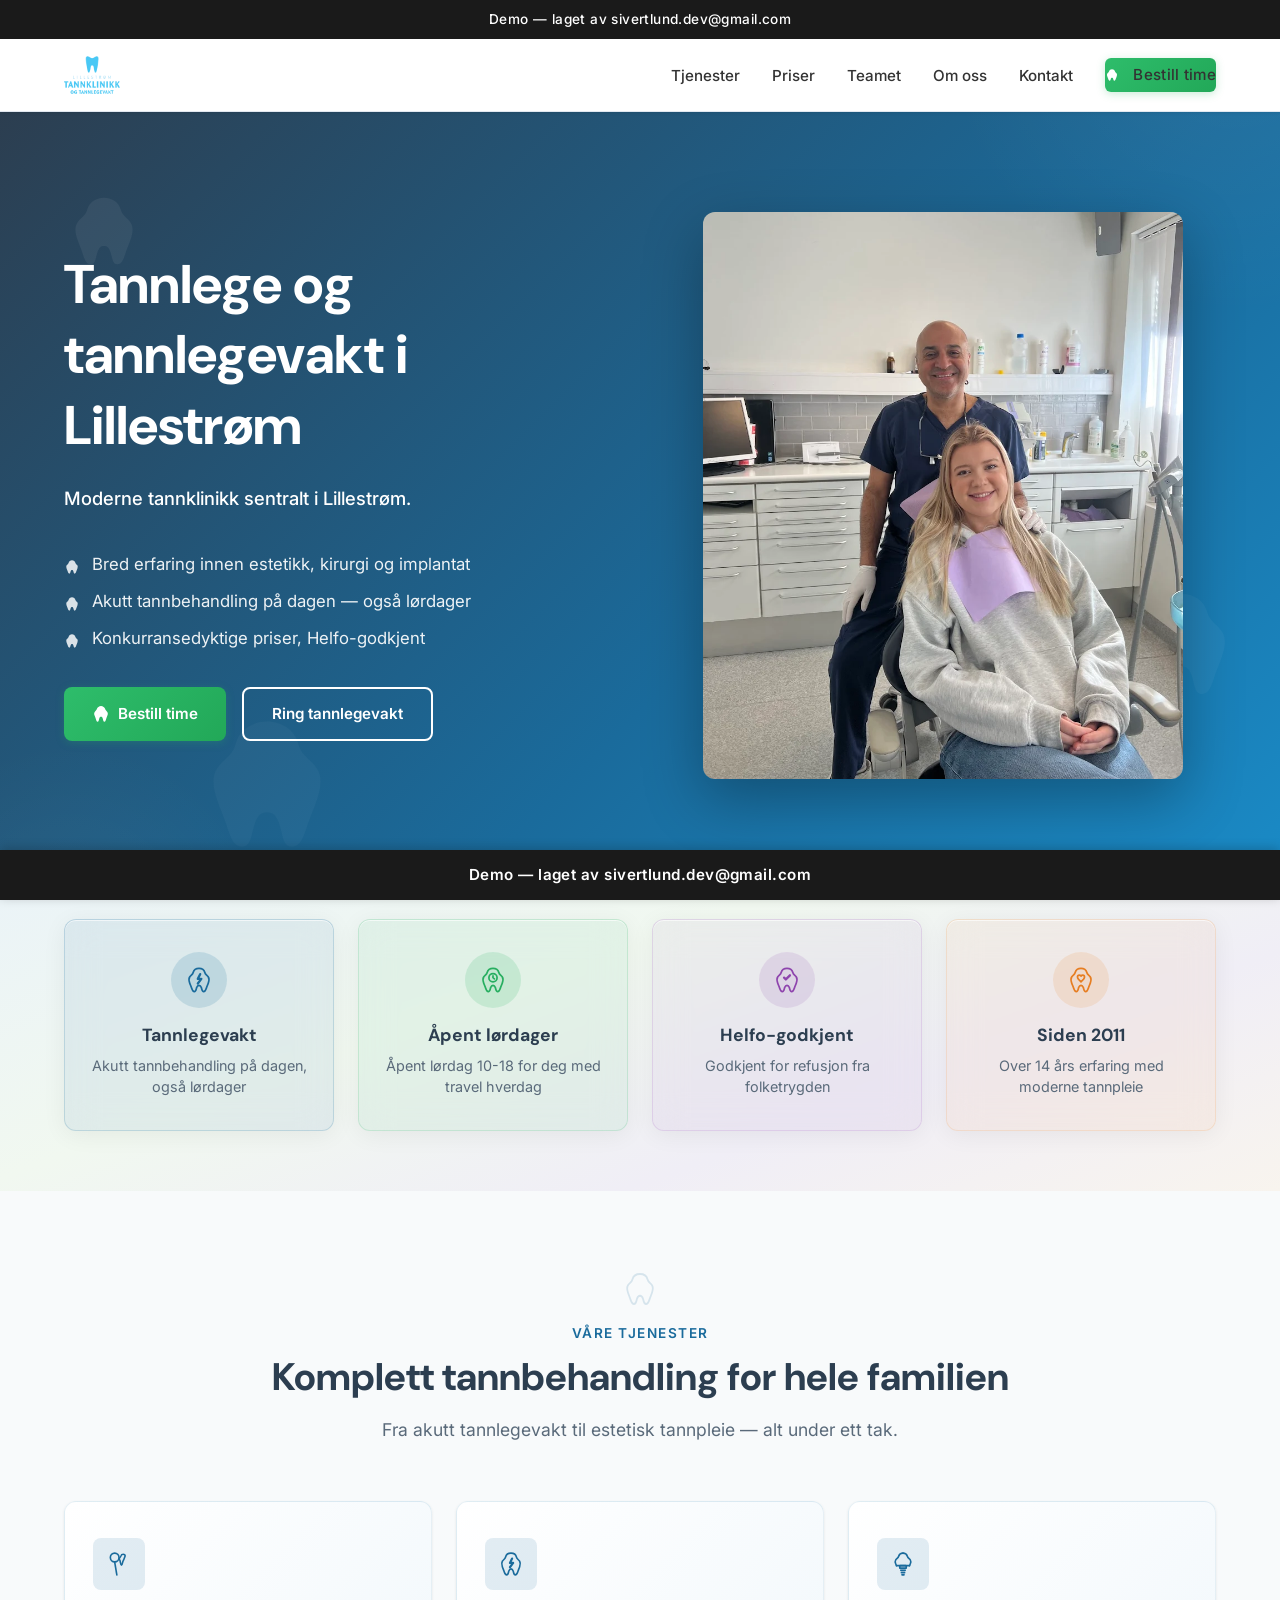
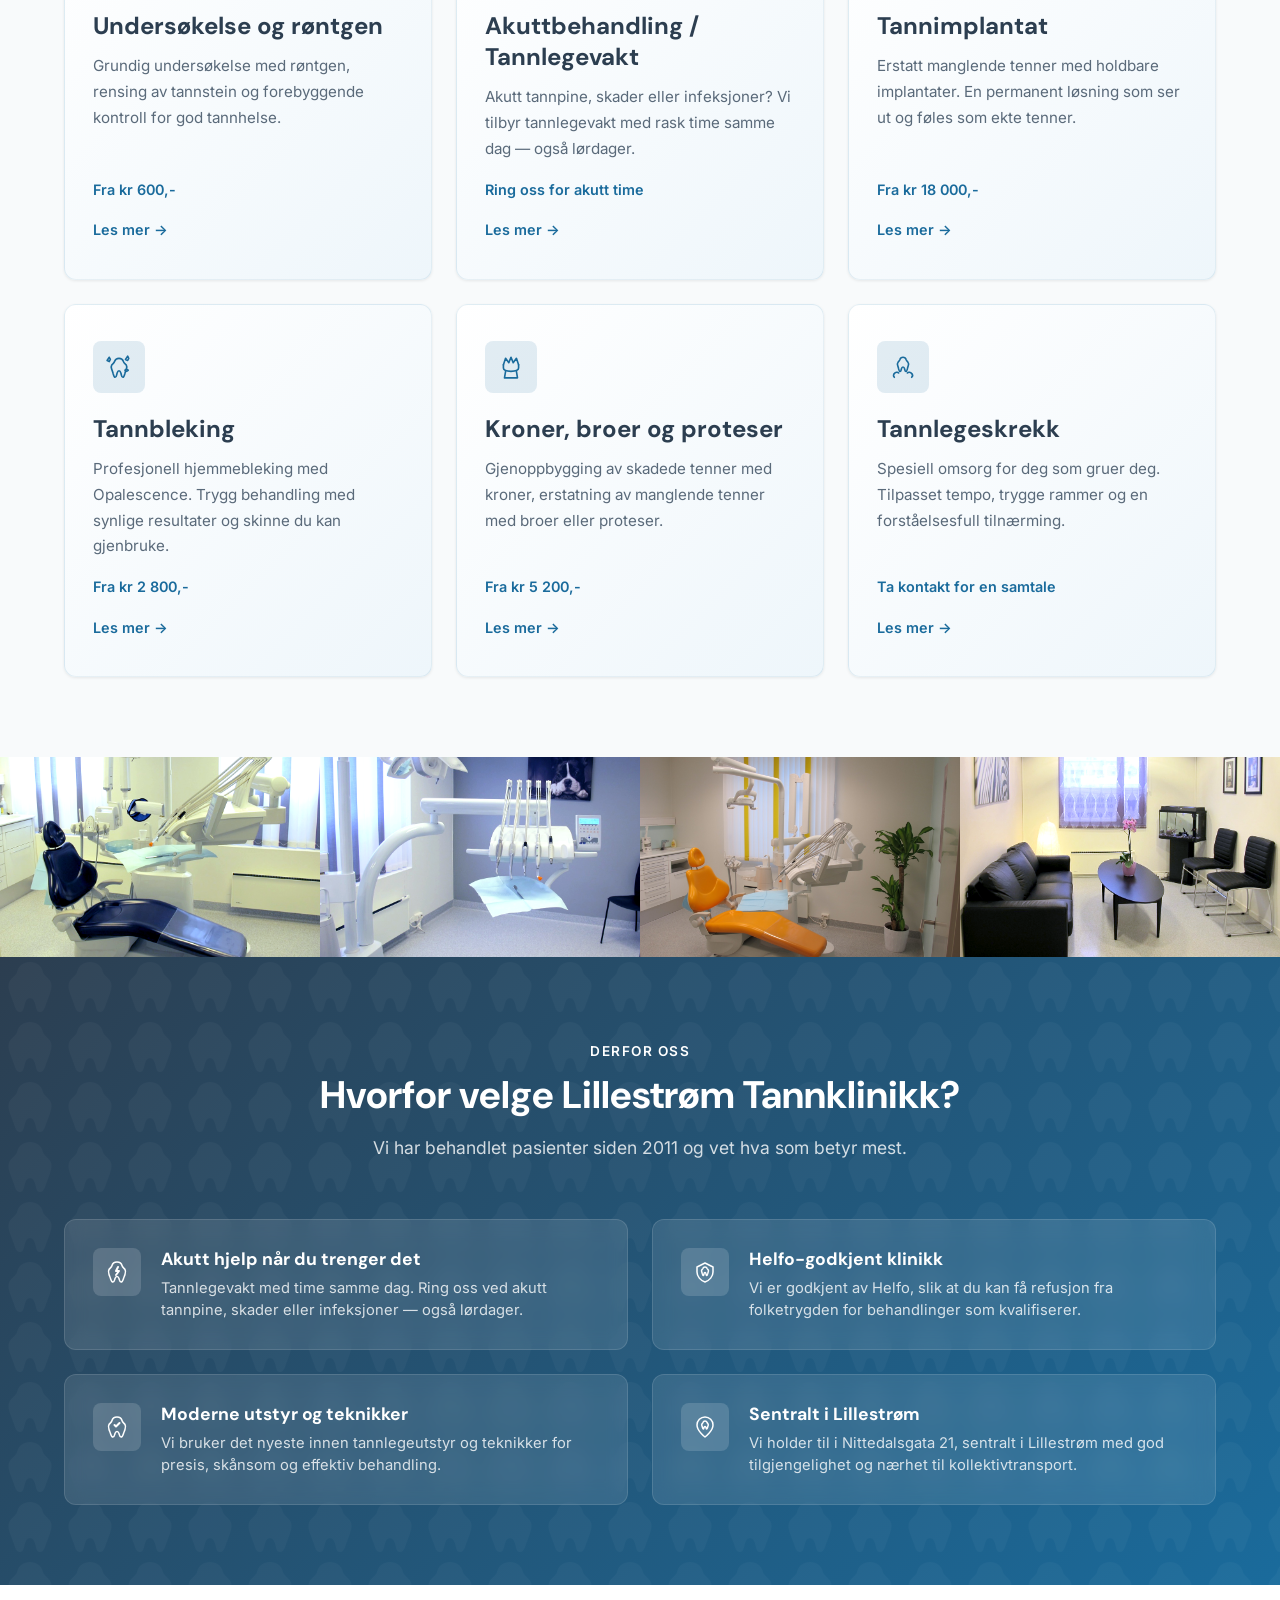
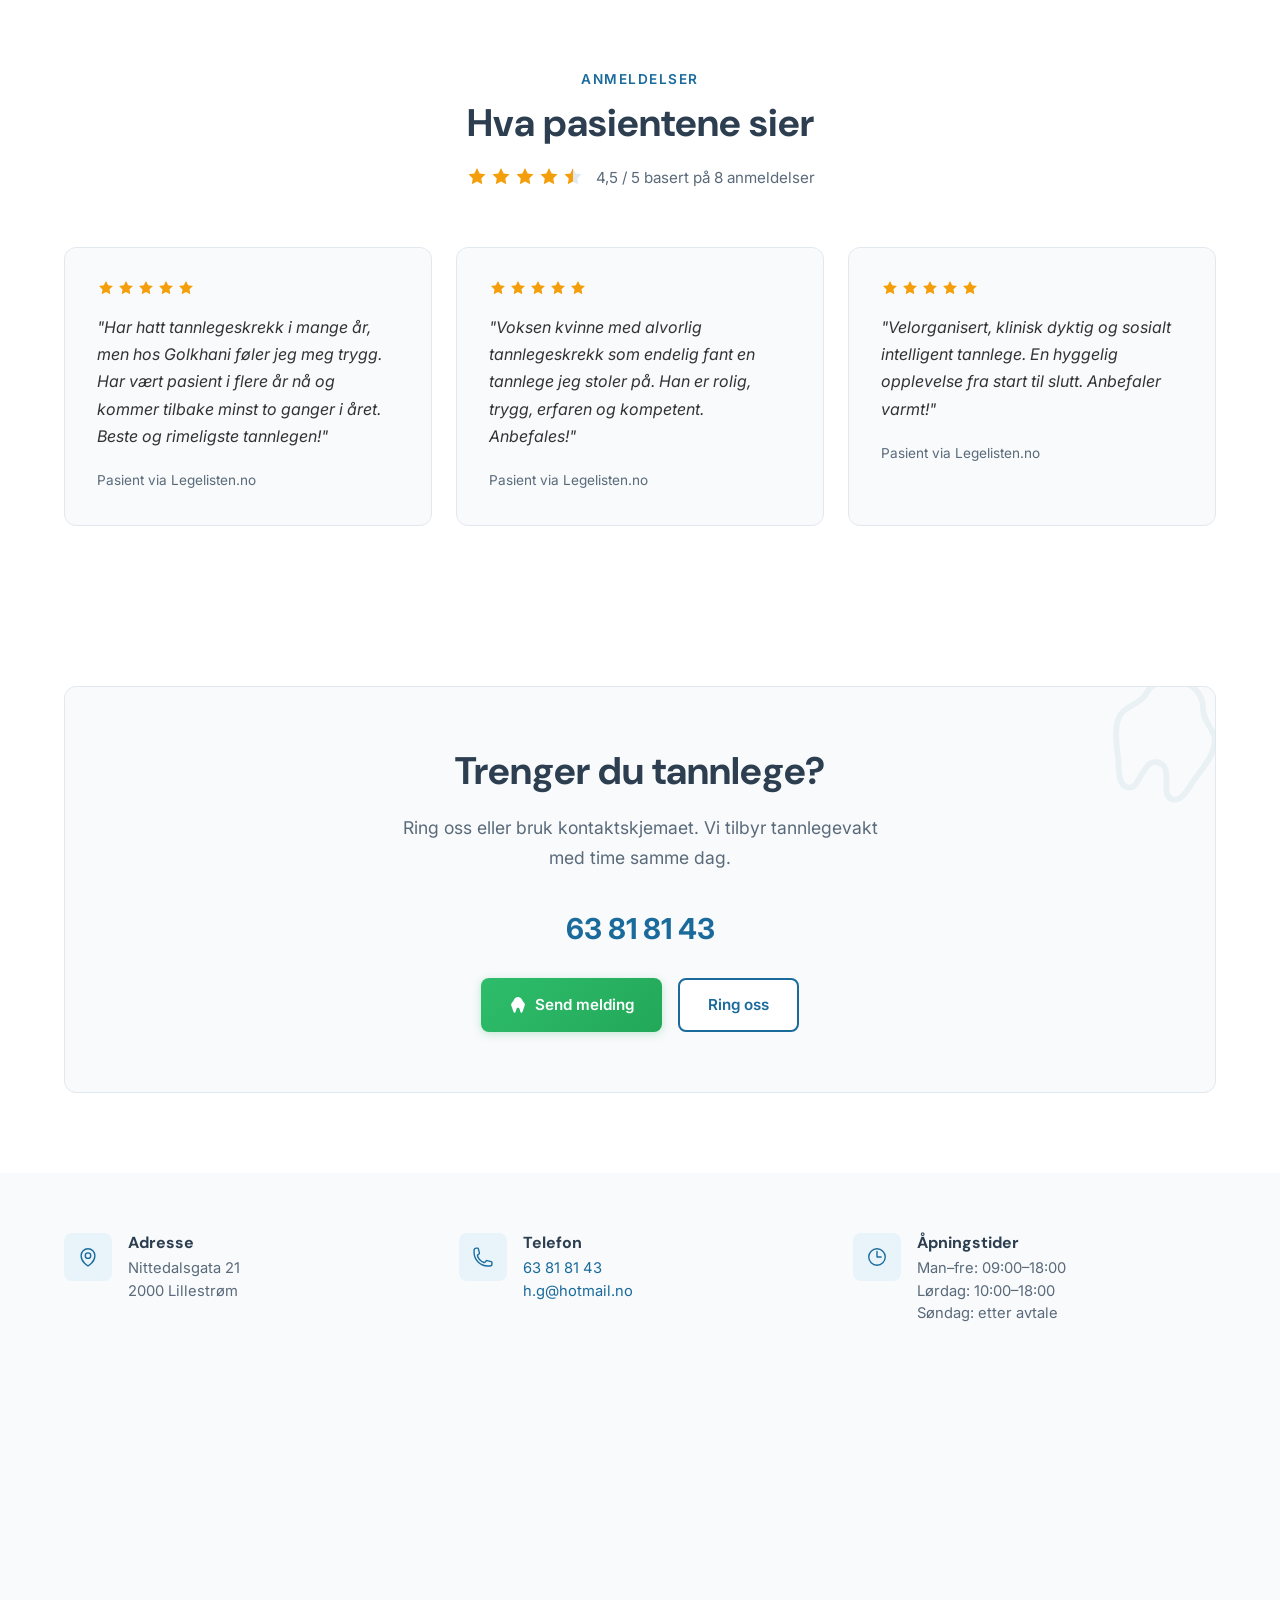
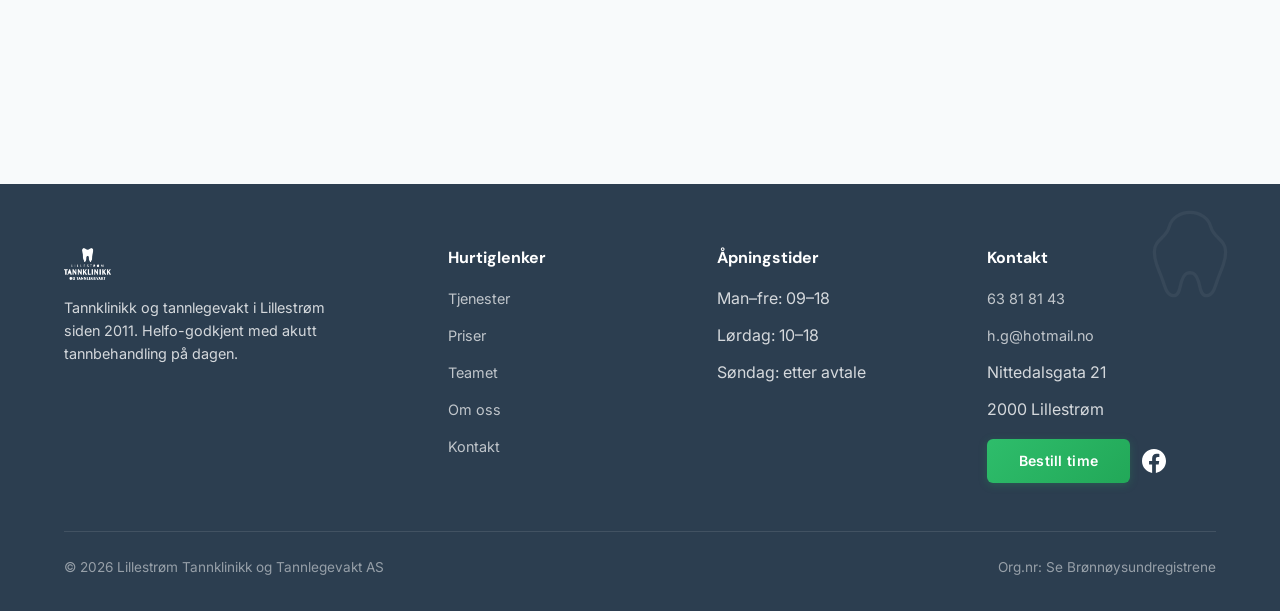
<file: index.html>
<!DOCTYPE html>
<html lang="nb">
<head>
  <meta charset="UTF-8">
  <meta name="viewport" content="width=device-width, initial-scale=1.0">
  <title>Lillestrøm Tannklinikk og Tannlegevakt — Tannlege i Lillestrøm</title>
  <meta name="description" content="Lillestrøm Tannklinikk og Tannlegevakt tilbyr alt innen moderne tannpleie. Akutt tannbehandling på dagen. Åpent man-fre 09-18, lørdag 10-18. Ring 63 81 81 43.">
  <meta name="keywords" content="tannlege lillestrøm, tannlegevakt, tannklinikk lillestrøm, akutt tannbehandling, tannimplantat">

  <!-- Open Graph -->
  <meta property="og:title" content="Lillestrøm Tannklinikk og Tannlegevakt">
  <meta property="og:description" content="Alt innen moderne tannpleie. Akutt tannbehandling på dagen. Helfo-godkjent.">
  <meta property="og:type" content="website">
  <meta property="og:url" content="https://www.lillestromtannlegevakt.no/">
  <meta property="og:locale" content="nb_NO">

  <!-- Fonts -->
  <link rel="preconnect" href="https://fonts.googleapis.com">
  <link rel="preconnect" href="https://fonts.gstatic.com" crossorigin>
  <link href="https://fonts.googleapis.com/css2?family=DM+Sans:wght@400;500;600;700&family=Inter:wght@400;500;600;700&display=swap" rel="stylesheet">

  <link rel="stylesheet" href="style.css">

  <!-- Schema.org LocalBusiness + Dentist -->
  <script type="application/ld+json">
  {
    "@context": "https://schema.org",
    "@type": "Dentist",
    "name": "Lillestrøm Tannklinikk og Tannlegevakt AS",
    "url": "https://www.lillestromtannlegevakt.no",
    "telephone": "+47 63 81 81 43",
    "email": "h.g@hotmail.no",
    "address": {
      "@type": "PostalAddress",
      "streetAddress": "Nittedalsgata 21",
      "addressLocality": "Lillestrøm",
      "postalCode": "2000",
      "addressCountry": "NO"
    },
    "openingHoursSpecification": [
      { "@type": "OpeningHoursSpecification", "dayOfWeek": ["Monday","Tuesday","Wednesday","Thursday","Friday"], "opens": "09:00", "closes": "18:00" },
      { "@type": "OpeningHoursSpecification", "dayOfWeek": ["Saturday"], "opens": "10:00", "closes": "18:00" }
    ],
    "priceRange": "$$",
    "foundingDate": "2011",
    "description": "Tannklinikk og tannlegevakt i Lillestrøm. Akutt tannbehandling på dagen. Helfo-godkjent."
  }
  </script>
</head>
<body>

  <!-- ===== DEMO BANNER ===== -->
  <div class="demo-banner">Demo — laget av sivertlund.dev@gmail.com</div>

  <!-- ===== HEADER ===== -->
  <header class="header">
    <div class="container">
      <a href="index.html" class="logo">
        <img src="assets/images/logo.png" alt="Lillestrøm Tannklinikk og Tannlegevakt AS" loading="eager">
      </a>
      <nav>
        <ul class="nav-links" id="navLinks">
          <li><a href="tjenester.html">Tjenester</a></li>
          <li><a href="priser.html">Priser</a></li>
          <li><a href="teamet.html">Teamet</a></li>
          <li><a href="om.html">Om oss</a></li>
          <li><a href="kontakt.html">Kontakt</a></li>
          <li><a href="kontakt.html" class="btn btn-primary btn-nav">Bestill time</a></li>
        </ul>
      </nav>
      <button class="hamburger" id="hamburger" aria-label="Meny">
        <span></span>
        <span></span>
        <span></span>
      </button>
    </div>
  </header>

  <!-- ===== HERO ===== -->
  <section class="hero">
    <!-- Floating tooth decorations -->
    <div class="hero-teeth-decor" aria-hidden="true">
      <svg class="floating-tooth ft-1" viewBox="0 0 24 24" fill="rgba(255,255,255,0.06)"><path d="M12 2C9.5 2 7.5 3.5 7 5.5C6.5 7.5 5 8 4 9.5C3 11 3.5 13 4 14.5C4.5 16 5 17 5.5 18.5C6 20 6.5 22 8 22C9.5 22 9.5 20 10 18.5C10.5 17 11 16.5 12 16.5C13 16.5 13.5 17 14 18.5C14.5 20 14.5 22 16 22C17.5 22 18 20 18.5 18.5C19 17 19.5 16 20 14.5C20.5 13 21 11 20 9.5C19 8 17.5 7.5 17 5.5C16.5 3.5 14.5 2 12 2Z"/></svg>
      <svg class="floating-tooth ft-2" viewBox="0 0 24 24" fill="rgba(255,255,255,0.04)"><path d="M12 2C9.5 2 7.5 3.5 7 5.5C6.5 7.5 5 8 4 9.5C3 11 3.5 13 4 14.5C4.5 16 5 17 5.5 18.5C6 20 6.5 22 8 22C9.5 22 9.5 20 10 18.5C10.5 17 11 16.5 12 16.5C13 16.5 13.5 17 14 18.5C14.5 20 14.5 22 16 22C17.5 22 18 20 18.5 18.5C19 17 19.5 16 20 14.5C20.5 13 21 11 20 9.5C19 8 17.5 7.5 17 5.5C16.5 3.5 14.5 2 12 2Z"/></svg>
      <svg class="floating-tooth ft-3" viewBox="0 0 24 24" fill="rgba(255,255,255,0.05)"><path d="M12 2C9.5 2 7.5 3.5 7 5.5C6.5 7.5 5 8 4 9.5C3 11 3.5 13 4 14.5C4.5 16 5 17 5.5 18.5C6 20 6.5 22 8 22C9.5 22 9.5 20 10 18.5C10.5 17 11 16.5 12 16.5C13 16.5 13.5 17 14 18.5C14.5 20 14.5 22 16 22C17.5 22 18 20 18.5 18.5C19 17 19.5 16 20 14.5C20.5 13 21 11 20 9.5C19 8 17.5 7.5 17 5.5C16.5 3.5 14.5 2 12 2Z"/></svg>
      <svg class="floating-tooth ft-4" viewBox="0 0 24 24" fill="rgba(255,255,255,0.03)"><path d="M12 2C9.5 2 7.5 3.5 7 5.5C6.5 7.5 5 8 4 9.5C3 11 3.5 13 4 14.5C4.5 16 5 17 5.5 18.5C6 20 6.5 22 8 22C9.5 22 9.5 20 10 18.5C10.5 17 11 16.5 12 16.5C13 16.5 13.5 17 14 18.5C14.5 20 14.5 22 16 22C17.5 22 18 20 18.5 18.5C19 17 19.5 16 20 14.5C20.5 13 21 11 20 9.5C19 8 17.5 7.5 17 5.5C16.5 3.5 14.5 2 12 2Z"/></svg>
      <svg class="floating-tooth ft-5" viewBox="0 0 24 24" fill="rgba(255,255,255,0.04)"><path d="M12 2C9.5 2 7.5 3.5 7 5.5C6.5 7.5 5 8 4 9.5C3 11 3.5 13 4 14.5C4.5 16 5 17 5.5 18.5C6 20 6.5 22 8 22C9.5 22 9.5 20 10 18.5C10.5 17 11 16.5 12 16.5C13 16.5 13.5 17 14 18.5C14.5 20 14.5 22 16 22C17.5 22 18 20 18.5 18.5C19 17 19.5 16 20 14.5C20.5 13 21 11 20 9.5C19 8 17.5 7.5 17 5.5C16.5 3.5 14.5 2 12 2Z"/></svg>
    </div>
    <div class="container">
      <div class="hero-content">
        <h1>Tannlege og tannlegevakt i Lillestrøm</h1>
        <p class="hero-lead">Moderne tannklinikk sentralt i Lillestrøm.</p>
        <ul class="hero-highlights">
          <li>Bred erfaring innen estetikk, kirurgi og implantat</li>
          <li>Akutt tannbehandling på dagen — også lørdager</li>
          <li>Konkurransedyktige priser, Helfo-godkjent</li>
        </ul>
        <div class="hero-buttons">
          <a href="kontakt.html" class="btn btn-primary btn-tooth-icon">
            <svg class="btn-icon" viewBox="0 0 20 20" fill="currentColor"><path d="M10 1C7.8 1 6 2.5 5.5 4.3C5 6 3.8 6.5 3 7.8C2 9 2.5 10.8 3 12C3.5 13.3 3.8 14 4.2 15.3C4.7 17 5 18.5 6.2 18.5C7.5 18.5 7.5 17 8 15.3C8.5 13.5 8.8 13 10 13C11.2 13 11.5 13.5 12 15.3C12.5 17 12.5 18.5 13.8 18.5C15 18.5 15.3 17 15.8 15.3C16.2 14 16.5 13.3 17 12C17.5 10.8 18 9 17 7.8C16.2 6.5 15 6 14.5 4.3C14 2.5 12.2 1 10 1Z"/></svg>
            Bestill time
          </a>
          <a href="tel:63818143" class="btn btn-outline">Ring tannlegevakt</a>
        </div>
      </div>
      <div class="hero-image">
        <img src="assets/images/hossein-pasient.webp" alt="Tannlege Hossein Golkhani med pasient ved Lillestrøm Tannklinikk" class="hero-img" loading="eager">
      </div>
    </div>
  </section>

  <!-- ===== TRUST BADGES ===== -->
  <section class="trust">
    <div class="container">
      <div class="trust-grid">
        <div class="trust-card fade-in">
          <div class="trust-icon">
            <!-- Tooth with lightning = tannlegevakt -->
            <svg xmlns="http://www.w3.org/2000/svg" viewBox="0 0 24 24" fill="none" stroke="currentColor" stroke-width="1.5" stroke-linecap="round" stroke-linejoin="round"><path d="M12 2C9.5 2 7.5 3.5 7 5.5C6.5 7.5 5 8 4 9.5C3 11 3.5 13 4 14.5C4.5 16 5 17 5.5 18.5C6 20 6.5 22 8 22C9.5 22 9.5 20 10 18.5C10.5 17 11 16.5 12 16.5C13 16.5 13.5 17 14 18.5C14.5 20 14.5 22 16 22C17.5 22 18 20 18.5 18.5C19 17 19.5 16 20 14.5C20.5 13 21 11 20 9.5C19 8 17.5 7.5 17 5.5C16.5 3.5 14.5 2 12 2Z"/><path d="M13 7L11 11H14L11 15" stroke-width="2"/></svg>
          </div>
          <h3>Tannlegevakt</h3>
          <p>Akutt tannbehandling på dagen, også lørdager</p>
        </div>
        <div class="trust-card fade-in">
          <div class="trust-icon">
            <!-- Tooth with clock -->
            <svg xmlns="http://www.w3.org/2000/svg" viewBox="0 0 24 24" fill="none" stroke="currentColor" stroke-width="1.5" stroke-linecap="round" stroke-linejoin="round"><path d="M12 2C9.5 2 7.5 3.5 7 5.5C6.5 7.5 5 8 4 9.5C3 11 3.5 13 4 14.5C4.5 16 5 17 5.5 18.5C6 20 6.5 22 8 22C9.5 22 9.5 20 10 18.5C10.5 17 11 16.5 12 16.5C13 16.5 13.5 17 14 18.5C14.5 20 14.5 22 16 22C17.5 22 18 20 18.5 18.5C19 17 19.5 16 20 14.5C20.5 13 21 11 20 9.5C19 8 17.5 7.5 17 5.5C16.5 3.5 14.5 2 12 2Z"/><circle cx="12" cy="10" r="3.5"/><path d="M12 8.5V10L13.2 11"/></svg>
          </div>
          <h3>Åpent lørdager</h3>
          <p>Åpent lørdag 10-18 for deg med travel hverdag</p>
        </div>
        <div class="trust-card fade-in">
          <div class="trust-icon">
            <!-- Tooth with shield/checkmark = Helfo -->
            <svg xmlns="http://www.w3.org/2000/svg" viewBox="0 0 24 24" fill="none" stroke="currentColor" stroke-width="1.5" stroke-linecap="round" stroke-linejoin="round"><path d="M12 2C9.5 2 7.5 3.5 7 5.5C6.5 7.5 5 8 4 9.5C3 11 3.5 13 4 14.5C4.5 16 5 17 5.5 18.5C6 20 6.5 22 8 22C9.5 22 9.5 20 10 18.5C10.5 17 11 16.5 12 16.5C13 16.5 13.5 17 14 18.5C14.5 20 14.5 22 16 22C17.5 22 18 20 18.5 18.5C19 17 19.5 16 20 14.5C20.5 13 21 11 20 9.5C19 8 17.5 7.5 17 5.5C16.5 3.5 14.5 2 12 2Z"/><path d="M9.5 10L11 11.5L14.5 8" stroke-width="2"/></svg>
          </div>
          <h3>Helfo-godkjent</h3>
          <p>Godkjent for refusjon fra folketrygden</p>
        </div>
        <div class="trust-card fade-in">
          <div class="trust-icon">
            <!-- Tooth with heart = trust/experience -->
            <svg xmlns="http://www.w3.org/2000/svg" viewBox="0 0 24 24" fill="none" stroke="currentColor" stroke-width="1.5" stroke-linecap="round" stroke-linejoin="round"><path d="M12 2C9.5 2 7.5 3.5 7 5.5C6.5 7.5 5 8 4 9.5C3 11 3.5 13 4 14.5C4.5 16 5 17 5.5 18.5C6 20 6.5 22 8 22C9.5 22 9.5 20 10 18.5C10.5 17 11 16.5 12 16.5C13 16.5 13.5 17 14 18.5C14.5 20 14.5 22 16 22C17.5 22 18 20 18.5 18.5C19 17 19.5 16 20 14.5C20.5 13 21 11 20 9.5C19 8 17.5 7.5 17 5.5C16.5 3.5 14.5 2 12 2Z"/><path d="M12 13.5C12 13.5 9 11 9 9.5C9 8.5 9.7 7.8 10.5 7.8C11.1 7.8 11.7 8.2 12 8.7C12.3 8.2 12.9 7.8 13.5 7.8C14.3 7.8 15 8.5 15 9.5C15 11 12 13.5 12 13.5Z"/></svg>
          </div>
          <h3>Siden 2011</h3>
          <p>Over 14 års erfaring med moderne tannpleie</p>
        </div>
      </div>
    </div>
  </section>

  <!-- ===== TJENESTER ===== -->
  <section class="services" id="tjenester">
    <div class="container">
      <div class="section-header fade-in">
        <div class="section-tooth-icon" aria-hidden="true">
          <svg viewBox="0 0 24 24" fill="none" stroke="currentColor" stroke-width="1.2"><path d="M12 2C9.5 2 7.5 3.5 7 5.5C6.5 7.5 5 8 4 9.5C3 11 3.5 13 4 14.5C4.5 16 5 17 5.5 18.5C6 20 6.5 22 8 22C9.5 22 9.5 20 10 18.5C10.5 17 11 16.5 12 16.5C13 16.5 13.5 17 14 18.5C14.5 20 14.5 22 16 22C17.5 22 18 20 18.5 18.5C19 17 19.5 16 20 14.5C20.5 13 21 11 20 9.5C19 8 17.5 7.5 17 5.5C16.5 3.5 14.5 2 12 2Z"/></svg>
        </div>
        <span class="section-label">Våre tjenester</span>
        <h2>Komplett tannbehandling for hele familien</h2>
        <p>Fra akutt tannlegevakt til estetisk tannpleie — alt under ett tak.</p>
      </div>
      <div class="services-grid">
        <div class="service-card fade-in">
          <div class="service-icon">
            <!-- Dental mirror + tooth -->
            <svg xmlns="http://www.w3.org/2000/svg" viewBox="0 0 24 24" fill="none" stroke="currentColor" stroke-width="1.5" stroke-linecap="round" stroke-linejoin="round"><circle cx="8" cy="6" r="4"/><path d="M8 10l2 12"/><path d="M16 3c-1 0-2 .7-2.2 1.5-.3 1-.8 1.5-1.3 2-.5.8-.2 1.5.3 2 .3.8.3 1.2.5 2.2.3 1.5.5 2.5 1 2.5s.7-1 1-2.5c.3-1.5.5-1.5 1-2.5.5-1 .5-1.5 1-2.5S18 3 16 3Z"/></svg>
          </div>
          <h3>Undersøkelse og røntgen</h3>
          <p>Grundig undersøkelse med røntgen, rensing av tannstein og forebyggende kontroll for god tannhelse.</p>
          <span class="service-price">Fra kr 600,-</span>
          <a href="tjenester.html#undersokelse" class="link-arrow">Les mer &rarr;</a>
        </div>
        <div class="service-card fade-in">
          <div class="service-icon">
            <!-- Tooth with lightning = emergency -->
            <svg xmlns="http://www.w3.org/2000/svg" viewBox="0 0 24 24" fill="none" stroke="currentColor" stroke-width="1.5" stroke-linecap="round" stroke-linejoin="round"><path d="M12 2C9.5 2 7.5 3.5 7 5.5C6.5 7.5 5 8 4 9.5C3 11 3.5 13 4 14.5C4.5 16 5 17 5.5 18.5C6 20 6.5 22 8 22C9.5 22 9.5 20 10 18.5C10.5 17 11 16.5 12 16.5C13 16.5 13.5 17 14 18.5C14.5 20 14.5 22 16 22C17.5 22 18 20 18.5 18.5C19 17 19.5 16 20 14.5C20.5 13 21 11 20 9.5C19 8 17.5 7.5 17 5.5C16.5 3.5 14.5 2 12 2Z"/><path d="M13 7L11 11H14L11 15" stroke-width="2"/></svg>
          </div>
          <h3>Akuttbehandling / Tannlegevakt</h3>
          <p>Akutt tannpine, skader eller infeksjoner? Vi tilbyr tannlegevakt med rask time samme dag — også lørdager.</p>
          <span class="service-price">Ring oss for akutt time</span>
          <a href="tjenester.html#akutt" class="link-arrow">Les mer &rarr;</a>
        </div>
        <div class="service-card fade-in">
          <div class="service-icon">
            <!-- Implant icon - tooth with screw -->
            <svg xmlns="http://www.w3.org/2000/svg" viewBox="0 0 24 24" fill="none" stroke="currentColor" stroke-width="1.5" stroke-linecap="round" stroke-linejoin="round"><path d="M12 2C10 2 8.5 3.2 8 4.8C7.5 6.5 6.2 7 5.3 8.2C4.5 9.5 4.8 11 5.3 12C5.8 13 6 13.5 6 13.5"/><path d="M12 2C14 2 15.5 3.2 16 4.8C16.5 6.5 17.8 7 18.7 8.2C19.5 9.5 19.2 11 18.7 12C18.2 13 18 13.5 18 13.5"/><path d="M6 13.5H18"/><rect x="9" y="13.5" width="6" height="2.5" rx="0.5"/><path d="M9.5 16L14.5 16"/><path d="M10 18L14 18"/><path d="M10.5 20L13.5 20"/><path d="M11 22L13 22"/></svg>
          </div>
          <h3>Tannimplantat</h3>
          <p>Erstatt manglende tenner med holdbare implantater. En permanent løsning som ser ut og føles som ekte tenner.</p>
          <span class="service-price">Fra kr 18 000,-</span>
          <a href="tjenester.html#implantat" class="link-arrow">Les mer &rarr;</a>
        </div>
        <div class="service-card fade-in">
          <div class="service-icon">
            <!-- Sparkling tooth = whitening -->
            <svg xmlns="http://www.w3.org/2000/svg" viewBox="0 0 24 24" fill="none" stroke="currentColor" stroke-width="1.5" stroke-linecap="round" stroke-linejoin="round"><path d="M12 4C10 4 8.5 5.2 8 6.8C7.5 8.5 6.2 9 5.3 10.2C4.5 11.5 4.8 13 5.3 14.2C5.8 15.5 6.2 16.5 6.5 17.8C7 19.5 7.3 21.5 8.5 21.5C9.7 21.5 9.7 19.5 10.2 17.8C10.7 16 11 15.5 12 15.5C13 15.5 13.3 16 13.8 17.8C14.3 19.5 14.3 21.5 15.5 21.5C16.7 21.5 17 19.5 17.5 17.8C17.8 16.5 18.2 15.5 18.7 14.2C19.2 13 19.5 11.5 18.7 10.2C17.8 9 16.5 8.5 16 6.8C15.5 5.2 14 4 12 4Z"/><path d="M3 3L4 5L3 7L1 6L3 3Z" class="sparkle"/><path d="M20 2L21 4L20 6L18 5L20 2Z" class="sparkle"/><path d="M19 14L20.5 15L19 16L17.5 15L19 14Z" class="sparkle"/></svg>
          </div>
          <h3>Tannbleking</h3>
          <p>Profesjonell hjemmebleking med Opalescence. Trygg behandling med synlige resultater og skinne du kan gjenbruke.</p>
          <span class="service-price">Fra kr 2 800,-</span>
          <a href="tjenester.html#bleking" class="link-arrow">Les mer &rarr;</a>
        </div>
        <div class="service-card fade-in">
          <div class="service-icon">
            <!-- Dental crown -->
            <svg xmlns="http://www.w3.org/2000/svg" viewBox="0 0 24 24" fill="none" stroke="currentColor" stroke-width="1.5" stroke-linecap="round" stroke-linejoin="round"><path d="M5 10L7 4L10 8L12 3L14 8L17 4L19 10"/><path d="M5 10C5 10 5 12 5 13C5 15 7 16 12 16C17 16 19 15 19 13C19 12 19 10 19 10"/><path d="M7 16L6 22H18L17 16"/></svg>
          </div>
          <h3>Kroner, broer og proteser</h3>
          <p>Gjenoppbygging av skadede tenner med kroner, erstatning av manglende tenner med broer eller proteser.</p>
          <span class="service-price">Fra kr 5 200,-</span>
          <a href="tjenester.html#krone" class="link-arrow">Les mer &rarr;</a>
        </div>
        <div class="service-card fade-in">
          <div class="service-icon">
            <!-- Gentle hands with tooth -->
            <svg xmlns="http://www.w3.org/2000/svg" viewBox="0 0 24 24" fill="none" stroke="currentColor" stroke-width="1.5" stroke-linecap="round" stroke-linejoin="round"><path d="M12 3C10.5 3 9.5 3.8 9.2 5C8.8 6.2 8 6.8 7.3 7.8C6.5 8.8 6.8 10 7.2 11C7.5 12 7.8 12.8 8 13.8C8.3 15 8.5 16.2 9.3 16.2C10.2 16.2 10.2 15 10.5 13.8C10.8 12.5 11 12 12 12C13 12 13.2 12.5 13.5 13.8C13.8 15 13.8 16.2 14.7 16.2C15.5 16.2 15.7 15 16 13.8C16.2 12.8 16.5 12 16.8 11C17.2 10 17.5 8.8 16.7 7.8C16 6.8 15.2 6.2 14.8 5C14.5 3.8 13.5 3 12 3Z"/><path d="M4 18C5 17 7 16.5 8 17.5" /><path d="M20 18C19 17 17 16.5 16 17.5"/><path d="M4 18C3 19 3 20.5 4 21.5"/><path d="M20 18C21 19 21 20.5 20 21.5"/></svg>
          </div>
          <h3>Tannlegeskrekk</h3>
          <p>Spesiell omsorg for deg som gruer deg. Tilpasset tempo, trygge rammer og en forståelsesfull tilnærming.</p>
          <span class="service-price">Ta kontakt for en samtale</span>
          <a href="tjenester.html#tannlegeskrekk" class="link-arrow">Les mer &rarr;</a>
        </div>
      </div>
    </div>
  </section>

  <!-- ===== IMAGE STRIP ===== -->
  <section class="image-strip">
    <div class="image-strip-grid">
      <div class="image-strip-item"><img src="assets/images/klinikk-5.png" alt="Behandlingsrom" loading="lazy"></div>
      <div class="image-strip-item"><img src="assets/images/klinikk-6.png" alt="Tannlegeutstyr" loading="lazy"></div>
      <div class="image-strip-item"><img src="assets/images/klinikk-9.png" alt="Behandlingsrom" loading="lazy"></div>
      <div class="image-strip-item"><img src="assets/images/klinikk-7.png" alt="Venterom" loading="lazy"></div>
    </div>
  </section>

  <!-- ===== HVORFOR VELGE OSS ===== -->
  <section class="why-us">
    <div class="container">
      <div class="section-header fade-in">
        <span class="section-label">Derfor oss</span>
        <h2>Hvorfor velge Lillestrøm Tannklinikk?</h2>
        <p>Vi har behandlet pasienter siden 2011 og vet hva som betyr mest.</p>
      </div>
      <div class="why-grid">
        <div class="why-card fade-in">
          <div class="why-card-icon">
            <!-- Tooth with lightning = fast emergency -->
            <svg xmlns="http://www.w3.org/2000/svg" viewBox="0 0 24 24" fill="none" stroke="currentColor" stroke-width="1.5" stroke-linecap="round" stroke-linejoin="round"><path d="M12 2C9.5 2 7.5 3.5 7 5.5C6.5 7.5 5 8 4 9.5C3 11 3.5 13 4 14.5C4.5 16 5 17 5.5 18.5C6 20 6.5 22 8 22C9.5 22 9.5 20 10 18.5C10.5 17 11 16.5 12 16.5C13 16.5 13.5 17 14 18.5C14.5 20 14.5 22 16 22C17.5 22 18 20 18.5 18.5C19 17 19.5 16 20 14.5C20.5 13 21 11 20 9.5C19 8 17.5 7.5 17 5.5C16.5 3.5 14.5 2 12 2Z"/><path d="M13 7L11 11H14L11 15" stroke-width="2"/></svg>
          </div>
          <div>
            <h3>Akutt hjelp når du trenger det</h3>
            <p>Tannlegevakt med time samme dag. Ring oss ved akutt tannpine, skader eller infeksjoner — også lørdager.</p>
          </div>
        </div>
        <div class="why-card fade-in">
          <div class="why-card-icon">
            <!-- Tooth with shield/checkmark = Helfo -->
            <svg xmlns="http://www.w3.org/2000/svg" viewBox="0 0 24 24" fill="none" stroke="currentColor" stroke-width="1.5" stroke-linecap="round" stroke-linejoin="round"><path d="M12 3L4 7V12C4 16.5 7.5 20.5 12 22C16.5 20.5 20 16.5 20 12V7L12 3Z"/><path d="M12 7C11 7 10.2 7.5 10 8.2C9.7 9 9.2 9.3 8.8 10C8.3 10.7 8.5 11.5 8.8 12C9 12.7 9.2 13 9.3 13.7C9.5 14.5 9.7 15.5 10.2 15.5C10.8 15.5 10.8 14.5 11 13.7C11.2 12.8 11.3 12.5 12 12.5C12.7 12.5 12.8 12.8 13 13.7C13.2 14.5 13.2 15.5 13.8 15.5C14.3 15.5 14.5 14.5 14.7 13.7C14.8 13 15 12.7 15.2 12C15.5 11.5 15.7 10.7 15.2 10C14.8 9.3 14.3 9 14 8.2C13.8 7.5 13 7 12 7Z"/></svg>
          </div>
          <div>
            <h3>Helfo-godkjent klinikk</h3>
            <p>Vi er godkjent av Helfo, slik at du kan få refusjon fra folketrygden for behandlinger som kvalifiserer.</p>
          </div>
        </div>
        <div class="why-card fade-in">
          <div class="why-card-icon">
            <!-- Tooth with shield = modern protection -->
            <svg xmlns="http://www.w3.org/2000/svg" viewBox="0 0 24 24" fill="none" stroke="currentColor" stroke-width="1.5" stroke-linecap="round" stroke-linejoin="round"><path d="M12 2C9.5 2 7.5 3.5 7 5.5C6.5 7.5 5 8 4 9.5C3 11 3.5 13 4 14.5C4.5 16 5 17 5.5 18.5C6 20 6.5 22 8 22C9.5 22 9.5 20 10 18.5C10.5 17 11 16.5 12 16.5C13 16.5 13.5 17 14 18.5C14.5 20 14.5 22 16 22C17.5 22 18 20 18.5 18.5C19 17 19.5 16 20 14.5C20.5 13 21 11 20 9.5C19 8 17.5 7.5 17 5.5C16.5 3.5 14.5 2 12 2Z"/><path d="M9.5 10L11 11.5L14.5 8" stroke-width="2"/></svg>
          </div>
          <div>
            <h3>Moderne utstyr og teknikker</h3>
            <p>Vi bruker det nyeste innen tannlegeutstyr og teknikker for presis, skånsom og effektiv behandling.</p>
          </div>
        </div>
        <div class="why-card fade-in">
          <div class="why-card-icon">
            <!-- Location pin with tooth inside -->
            <svg xmlns="http://www.w3.org/2000/svg" viewBox="0 0 24 24" fill="none" stroke="currentColor" stroke-width="1.5" stroke-linecap="round" stroke-linejoin="round"><path d="M12 22S4 16 4 10a8 8 0 1 1 16 0c0 6-8 12-8 12Z"/><path d="M12 6C11 6 10.3 6.5 10.1 7.2C9.8 8 9.3 8.3 9 9C8.5 9.7 8.7 10.5 9 11C9.2 11.5 9.3 12 9.5 12.5C9.7 13.2 9.8 14 10.3 14C10.8 14 10.8 13.2 11 12.5C11.2 11.8 11.3 11.5 12 11.5C12.7 11.5 12.8 11.8 13 12.5C13.2 13.2 13.2 14 13.7 14C14.2 14 14.3 13.2 14.5 12.5C14.7 12 14.8 11.5 15 11C15.3 10.5 15.5 9.7 15 9C14.7 8.3 14.2 8 14 7.2C13.7 6.5 13 6 12 6Z"/></svg>
          </div>
          <div>
            <h3>Sentralt i Lillestrøm</h3>
            <p>Vi holder til i Nittedalsgata 21, sentralt i Lillestrøm med god tilgjengelighet og nærhet til kollektivtransport.</p>
          </div>
        </div>
      </div>
    </div>
  </section>

  <!-- ===== ANMELDELSER ===== -->
  <section class="reviews-section">
    <div class="container">
      <div class="section-header fade-in">
        <span class="section-label">Anmeldelser</span>
        <h2>Hva pasientene sier</h2>
        <div class="reviews-rating">
          <div class="reviews-stars" aria-label="4,5 av 5 stjerner">
            <svg viewBox="0 0 20 20" fill="#f59e0b"><path d="M10 1l2.39 4.84 5.34.78-3.87 3.77.91 5.32L10 13.28l-4.77 2.51.91-5.32L2.27 6.7l5.34-.78L10 1z"/></svg>
            <svg viewBox="0 0 20 20" fill="#f59e0b"><path d="M10 1l2.39 4.84 5.34.78-3.87 3.77.91 5.32L10 13.28l-4.77 2.51.91-5.32L2.27 6.7l5.34-.78L10 1z"/></svg>
            <svg viewBox="0 0 20 20" fill="#f59e0b"><path d="M10 1l2.39 4.84 5.34.78-3.87 3.77.91 5.32L10 13.28l-4.77 2.51.91-5.32L2.27 6.7l5.34-.78L10 1z"/></svg>
            <svg viewBox="0 0 20 20" fill="#f59e0b"><path d="M10 1l2.39 4.84 5.34.78-3.87 3.77.91 5.32L10 13.28l-4.77 2.51.91-5.32L2.27 6.7l5.34-.78L10 1z"/></svg>
            <svg viewBox="0 0 20 20"><defs><linearGradient id="half"><stop offset="50%" stop-color="#f59e0b"/><stop offset="50%" stop-color="#e2e8f0"/></linearGradient></defs><path d="M10 1l2.39 4.84 5.34.78-3.87 3.77.91 5.32L10 13.28l-4.77 2.51.91-5.32L2.27 6.7l5.34-.78L10 1z" fill="url(#half)"/></svg>
          </div>
          <span class="reviews-score">4,5 / 5 basert på 8 anmeldelser</span>
        </div>
      </div>
      <div class="reviews-grid">
        <div class="review-card fade-in">
          <div class="review-stars" aria-label="5 av 5 stjerner">
            <svg viewBox="0 0 20 20" fill="#f59e0b"><path d="M10 1l2.39 4.84 5.34.78-3.87 3.77.91 5.32L10 13.28l-4.77 2.51.91-5.32L2.27 6.7l5.34-.78L10 1z"/></svg>
            <svg viewBox="0 0 20 20" fill="#f59e0b"><path d="M10 1l2.39 4.84 5.34.78-3.87 3.77.91 5.32L10 13.28l-4.77 2.51.91-5.32L2.27 6.7l5.34-.78L10 1z"/></svg>
            <svg viewBox="0 0 20 20" fill="#f59e0b"><path d="M10 1l2.39 4.84 5.34.78-3.87 3.77.91 5.32L10 13.28l-4.77 2.51.91-5.32L2.27 6.7l5.34-.78L10 1z"/></svg>
            <svg viewBox="0 0 20 20" fill="#f59e0b"><path d="M10 1l2.39 4.84 5.34.78-3.87 3.77.91 5.32L10 13.28l-4.77 2.51.91-5.32L2.27 6.7l5.34-.78L10 1z"/></svg>
            <svg viewBox="0 0 20 20" fill="#f59e0b"><path d="M10 1l2.39 4.84 5.34.78-3.87 3.77.91 5.32L10 13.28l-4.77 2.51.91-5.32L2.27 6.7l5.34-.78L10 1z"/></svg>
          </div>
          <p class="review-text">"Har hatt tannlegeskrekk i mange år, men hos Golkhani føler jeg meg trygg. Har vært pasient i flere år nå og kommer tilbake minst to ganger i året. Beste og rimeligste tannlegen!"</p>
          <span class="review-source">Pasient via Legelisten.no</span>
        </div>
        <div class="review-card fade-in">
          <div class="review-stars" aria-label="5 av 5 stjerner">
            <svg viewBox="0 0 20 20" fill="#f59e0b"><path d="M10 1l2.39 4.84 5.34.78-3.87 3.77.91 5.32L10 13.28l-4.77 2.51.91-5.32L2.27 6.7l5.34-.78L10 1z"/></svg>
            <svg viewBox="0 0 20 20" fill="#f59e0b"><path d="M10 1l2.39 4.84 5.34.78-3.87 3.77.91 5.32L10 13.28l-4.77 2.51.91-5.32L2.27 6.7l5.34-.78L10 1z"/></svg>
            <svg viewBox="0 0 20 20" fill="#f59e0b"><path d="M10 1l2.39 4.84 5.34.78-3.87 3.77.91 5.32L10 13.28l-4.77 2.51.91-5.32L2.27 6.7l5.34-.78L10 1z"/></svg>
            <svg viewBox="0 0 20 20" fill="#f59e0b"><path d="M10 1l2.39 4.84 5.34.78-3.87 3.77.91 5.32L10 13.28l-4.77 2.51.91-5.32L2.27 6.7l5.34-.78L10 1z"/></svg>
            <svg viewBox="0 0 20 20" fill="#f59e0b"><path d="M10 1l2.39 4.84 5.34.78-3.87 3.77.91 5.32L10 13.28l-4.77 2.51.91-5.32L2.27 6.7l5.34-.78L10 1z"/></svg>
          </div>
          <p class="review-text">"Voksen kvinne med alvorlig tannlegeskrekk som endelig fant en tannlege jeg stoler på. Han er rolig, trygg, erfaren og kompetent. Anbefales!"</p>
          <span class="review-source">Pasient via Legelisten.no</span>
        </div>
        <div class="review-card fade-in">
          <div class="review-stars" aria-label="5 av 5 stjerner">
            <svg viewBox="0 0 20 20" fill="#f59e0b"><path d="M10 1l2.39 4.84 5.34.78-3.87 3.77.91 5.32L10 13.28l-4.77 2.51.91-5.32L2.27 6.7l5.34-.78L10 1z"/></svg>
            <svg viewBox="0 0 20 20" fill="#f59e0b"><path d="M10 1l2.39 4.84 5.34.78-3.87 3.77.91 5.32L10 13.28l-4.77 2.51.91-5.32L2.27 6.7l5.34-.78L10 1z"/></svg>
            <svg viewBox="0 0 20 20" fill="#f59e0b"><path d="M10 1l2.39 4.84 5.34.78-3.87 3.77.91 5.32L10 13.28l-4.77 2.51.91-5.32L2.27 6.7l5.34-.78L10 1z"/></svg>
            <svg viewBox="0 0 20 20" fill="#f59e0b"><path d="M10 1l2.39 4.84 5.34.78-3.87 3.77.91 5.32L10 13.28l-4.77 2.51.91-5.32L2.27 6.7l5.34-.78L10 1z"/></svg>
            <svg viewBox="0 0 20 20" fill="#f59e0b"><path d="M10 1l2.39 4.84 5.34.78-3.87 3.77.91 5.32L10 13.28l-4.77 2.51.91-5.32L2.27 6.7l5.34-.78L10 1z"/></svg>
          </div>
          <p class="review-text">"Velorganisert, klinisk dyktig og sosialt intelligent tannlege. En hyggelig opplevelse fra start til slutt. Anbefaler varmt!"</p>
          <span class="review-source">Pasient via Legelisten.no</span>
        </div>
      </div>
    </div>
  </section>

  <!-- ===== CTA BANNER ===== -->
  <section class="cta-banner">
    <div class="container">
      <div class="cta-inner fade-in">
        <div class="cta-tooth-decor" aria-hidden="true">
          <svg viewBox="0 0 24 24" fill="none" stroke="currentColor" stroke-width="1"><path d="M12 2C9.5 2 7.5 3.5 7 5.5C6.5 7.5 5 8 4 9.5C3 11 3.5 13 4 14.5C4.5 16 5 17 5.5 18.5C6 20 6.5 22 8 22C9.5 22 9.5 20 10 18.5C10.5 17 11 16.5 12 16.5C13 16.5 13.5 17 14 18.5C14.5 20 14.5 22 16 22C17.5 22 18 20 18.5 18.5C19 17 19.5 16 20 14.5C20.5 13 21 11 20 9.5C19 8 17.5 7.5 17 5.5C16.5 3.5 14.5 2 12 2Z"/></svg>
        </div>
        <h2>Trenger du tannlege?</h2>
        <p>Ring oss eller bruk kontaktskjemaet. Vi tilbyr tannlegevakt med time samme dag.</p>
        <span class="cta-phone"><a href="tel:63818143">63 81 81 43</a></span>
        <div style="display: flex; gap: 16px; justify-content: center; flex-wrap: wrap;">
          <a href="kontakt.html" class="btn btn-primary btn-tooth-icon">
            <svg class="btn-icon" viewBox="0 0 20 20" fill="currentColor"><path d="M10 1C7.8 1 6 2.5 5.5 4.3C5 6 3.8 6.5 3 7.8C2 9 2.5 10.8 3 12C3.5 13.3 3.8 14 4.2 15.3C4.7 17 5 18.5 6.2 18.5C7.5 18.5 7.5 17 8 15.3C8.5 13.5 8.8 13 10 13C11.2 13 11.5 13.5 12 15.3C12.5 17 12.5 18.5 13.8 18.5C15 18.5 15.3 17 15.8 15.3C16.2 14 16.5 13.3 17 12C17.5 10.8 18 9 17 7.8C16.2 6.5 15 6 14.5 4.3C14 2.5 12.2 1 10 1Z"/></svg>
            Send melding
          </a>
          <a href="tel:63818143" class="btn btn-secondary">Ring oss</a>
        </div>
      </div>
    </div>
  </section>

  <!-- ===== KONTAKT BAR ===== -->
  <section class="contact-bar">
    <div class="container">
      <div class="contact-grid">
        <div class="contact-item fade-in">
          <div class="contact-item-icon">
            <svg xmlns="http://www.w3.org/2000/svg" fill="none" viewBox="0 0 24 24" stroke-width="1.5" stroke="currentColor"><path stroke-linecap="round" stroke-linejoin="round" d="M15 10.5a3 3 0 1 1-6 0 3 3 0 0 1 6 0Z" /><path stroke-linecap="round" stroke-linejoin="round" d="M19.5 10.5c0 7.142-7.5 11.25-7.5 11.25S4.5 17.642 4.5 10.5a7.5 7.5 0 1 1 15 0Z" /></svg>
          </div>
          <div>
            <h3>Adresse</h3>
            <p>Nittedalsgata 21<br>2000 Lillestrøm</p>
          </div>
        </div>
        <div class="contact-item fade-in">
          <div class="contact-item-icon">
            <svg xmlns="http://www.w3.org/2000/svg" fill="none" viewBox="0 0 24 24" stroke-width="1.5" stroke="currentColor"><path stroke-linecap="round" stroke-linejoin="round" d="M2.25 6.75c0 8.284 6.716 15 15 15h2.25a2.25 2.25 0 0 0 2.25-2.25v-1.372c0-.516-.351-.966-.852-1.091l-4.423-1.106c-.44-.11-.902.055-1.173.417l-.97 1.293c-.282.376-.769.542-1.21.38a12.035 12.035 0 0 1-7.143-7.143c-.162-.441.004-.928.38-1.21l1.293-.97c.363-.271.527-.734.417-1.173L6.963 3.102a1.125 1.125 0 0 0-1.091-.852H4.5A2.25 2.25 0 0 0 2.25 4.5v2.25Z" /></svg>
          </div>
          <div>
            <h3>Telefon</h3>
            <p><a href="tel:63818143">63 81 81 43</a><br><a href="mailto:h.g@hotmail.no">h.g@hotmail.no</a></p>
          </div>
        </div>
        <div class="contact-item fade-in">
          <div class="contact-item-icon">
            <svg xmlns="http://www.w3.org/2000/svg" fill="none" viewBox="0 0 24 24" stroke-width="1.5" stroke="currentColor"><path stroke-linecap="round" stroke-linejoin="round" d="M12 6v6h4.5m4.5 0a9 9 0 1 1-18 0 9 9 0 0 1 18 0Z" /></svg>
          </div>
          <div>
            <h3>Åpningstider</h3>
            <p>Man–fre: 09:00–18:00<br>Lørdag: 10:00–18:00<br>Søndag: etter avtale</p>
          </div>
        </div>
      </div>
    </div>
  </section>

  <!-- ===== MAP ===== -->
  <section class="map-section">
    <iframe
      src="https://www.google.com/maps/embed?pb=!1m18!1m12!1m3!1d2000!2d11.0503!3d59.9555!2m3!1f0!2f0!3f0!3m2!1i1024!2i768!4f13.1!3m3!1m2!1s0x4641587a3f0f7b6f%3A0x1234567890abcdef!2sNittedalsgata%2021%2C%202000%20Lillestr%C3%B8m!5e0!3m2!1sno!2sno!4v1700000000000!5m2!1sno!2sno"
      allowfullscreen=""
      loading="lazy"
      referrerpolicy="no-referrer-when-downgrade"
      title="Kart til Lillestrøm Tannklinikk og Tannlegevakt">
    </iframe>
  </section>

  <!-- ===== FOOTER ===== -->
  <footer class="footer">
    <div class="container">
      <div class="footer-grid">
        <div class="footer-brand">
          <a href="index.html" class="logo">
            <img src="assets/images/logo.png" alt="Lillestrøm Tannklinikk og Tannlegevakt AS">
          </a>
          <p>Tannklinikk og tannlegevakt i Lillestrøm siden 2011. Helfo-godkjent med akutt tannbehandling på dagen.</p>
        </div>
        <div>
          <h4>Hurtiglenker</h4>
          <ul class="footer-links">
            <li><a href="tjenester.html">Tjenester</a></li>
            <li><a href="priser.html">Priser</a></li>
            <li><a href="teamet.html">Teamet</a></li>
            <li><a href="om.html">Om oss</a></li>
            <li><a href="kontakt.html">Kontakt</a></li>
          </ul>
        </div>
        <div>
          <h4>Åpningstider</h4>
          <ul class="footer-links">
            <li>Man–fre: 09–18</li>
            <li>Lørdag: 10–18</li>
            <li>Søndag: etter avtale</li>
          </ul>
        </div>
        <div>
          <h4>Kontakt</h4>
          <ul class="footer-links">
            <li><a href="tel:63818143">63 81 81 43</a></li>
            <li><a href="mailto:h.g@hotmail.no">h.g@hotmail.no</a></li>
            <li>Nittedalsgata 21</li>
            <li>2000 Lillestrøm</li>
          </ul>
          <div style="margin-top: 16px; display: flex; gap: 12px; align-items: center;">
            <a href="kontakt.html" class="btn btn-primary btn-nav">Bestill time</a>
            <a href="https://www.facebook.com/Lillestr%C3%B8m-tannklinikk-og-tannlegevakt-AS-356193124541478/" target="_blank" rel="noopener noreferrer" aria-label="Facebook" style="color: #fff; display: inline-flex;">
              <svg xmlns="http://www.w3.org/2000/svg" width="24" height="24" viewBox="0 0 24 24" fill="currentColor"><path d="M24 12.073c0-6.627-5.373-12-12-12s-12 5.373-12 12c0 5.99 4.388 10.954 10.125 11.854v-8.385H7.078v-3.47h3.047V9.43c0-3.007 1.792-4.669 4.533-4.669 1.312 0 2.686.235 2.686.235v2.953H15.83c-1.491 0-1.956.925-1.956 1.874v2.25h3.328l-.532 3.47h-2.796v8.385C19.612 23.027 24 18.062 24 12.073z"/></svg>
            </a>
          </div>
        </div>
      </div>
      <div class="footer-bottom">
        <span>&copy; 2026 Lillestrøm Tannklinikk og Tannlegevakt AS</span>
        <span>Org.nr: Se Brønnøysundregistrene</span>
      </div>
    </div>
  </footer>

  <!-- ===== DEMO BANNER STICKY ===== -->
  <div class="demo-banner-sticky">Demo — laget av sivertlund.dev@gmail.com</div>

  <script src="main.js"></script>
</body>
</html>
</file>
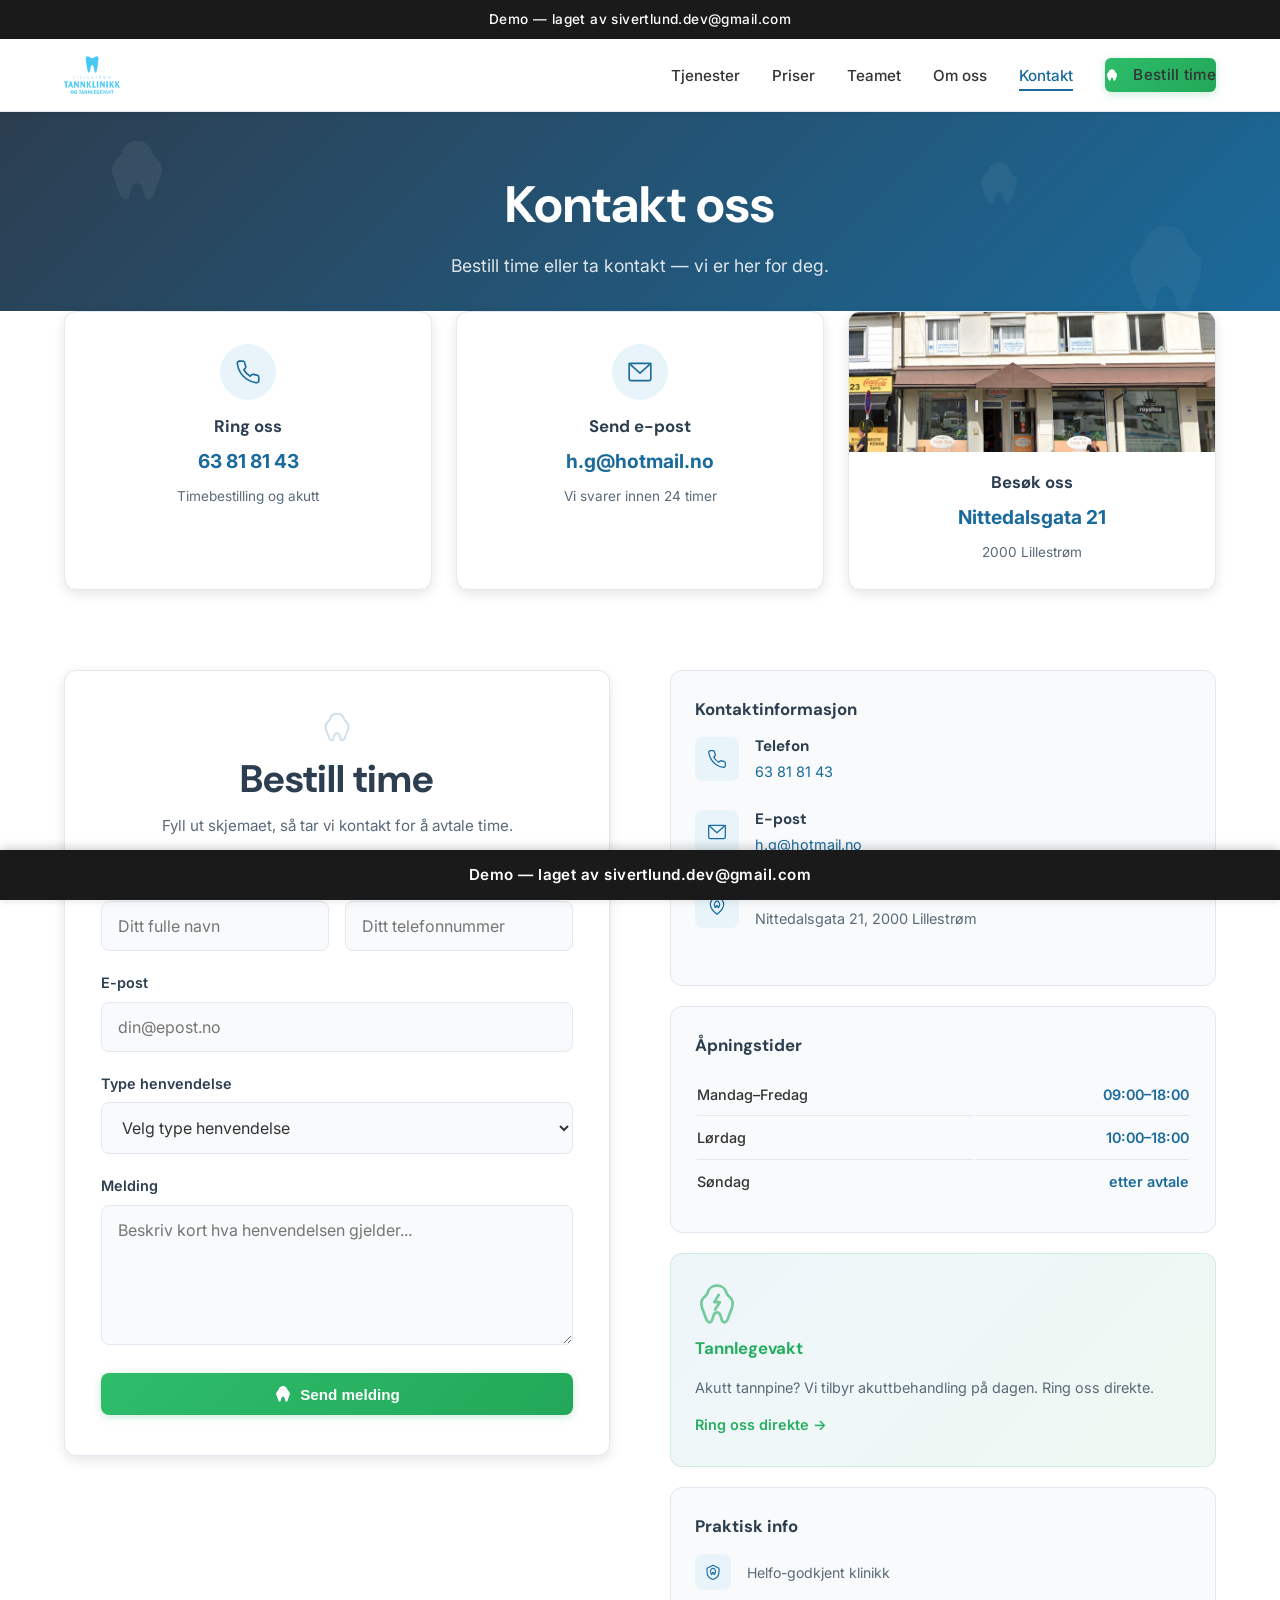
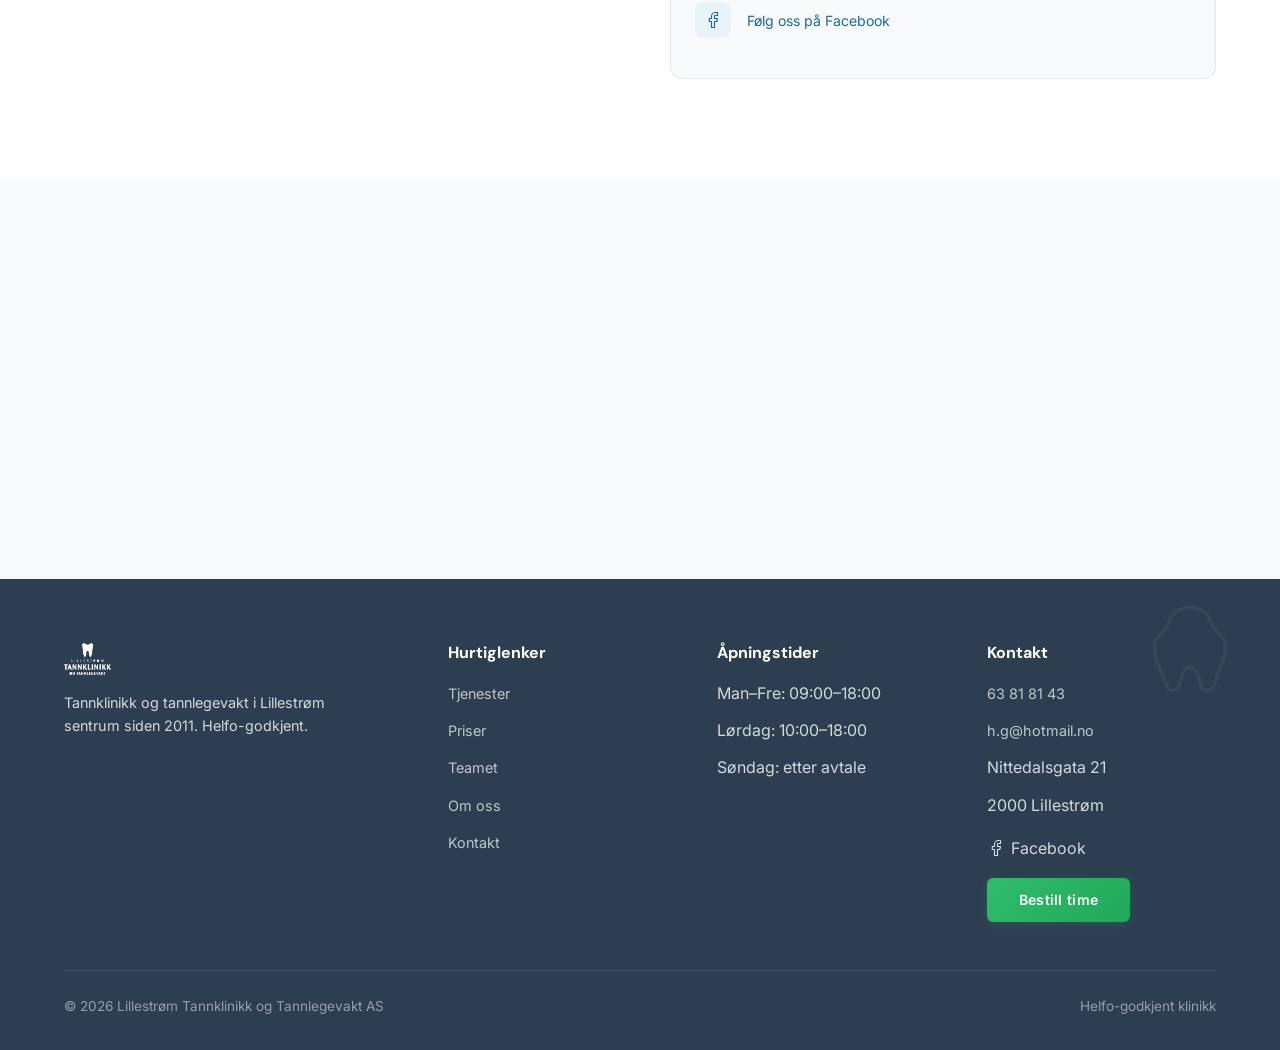
<file: kontakt.html>
<!DOCTYPE html>
<html lang="nb">
<head>
  <meta charset="UTF-8">
  <meta name="viewport" content="width=device-width, initial-scale=1.0">
  <title>Kontakt oss — Lillestrøm Tannklinikk og Tannlegevakt AS</title>
  <meta name="description" content="Ta kontakt med Lillestrøm Tannklinikk og Tannlegevakt AS. Ring 63 81 81 43 for timebestilling eller akutt tannpine. Nittedalsgata 21, 2000 Lillestrøm.">

  <!-- Fonts -->
  <link rel="preconnect" href="https://fonts.googleapis.com">
  <link rel="preconnect" href="https://fonts.gstatic.com" crossorigin>
  <link href="https://fonts.googleapis.com/css2?family=DM+Sans:wght@400;500;600;700&family=Inter:wght@400;500;600;700&display=swap" rel="stylesheet">

  <link rel="stylesheet" href="style.css">
</head>
<body>

  <!-- ===== DEMO BANNER ===== -->
  <div class="demo-banner">Demo — laget av sivertlund.dev@gmail.com</div>

  <!-- ===== HEADER ===== -->
  <header class="header">
    <div class="container">
      <a href="index.html" class="logo">
        <img src="assets/images/logo.png" alt="Lillestrøm Tannklinikk og Tannlegevakt AS" loading="eager">
      </a>
      <nav>
        <ul class="nav-links" id="navLinks">
          <li><a href="tjenester.html">Tjenester</a></li>
          <li><a href="priser.html">Priser</a></li>
          <li><a href="teamet.html">Teamet</a></li>
          <li><a href="om.html">Om oss</a></li>
          <li><a href="kontakt.html" class="active">Kontakt</a></li>
          <li><a href="kontakt.html" class="btn btn-primary btn-nav">Bestill time</a></li>
        </ul>
      </nav>
      <button class="hamburger" id="hamburger" aria-label="Meny">
        <span></span>
        <span></span>
        <span></span>
      </button>
    </div>
  </header>

  <!-- ===== PAGE HERO ===== -->
  <section class="page-hero">
    <div class="page-hero-teeth" aria-hidden="true">
      <svg class="page-hero-tooth pht-1" viewBox="0 0 24 24" fill="rgba(255,255,255,0.06)"><path d="M12 2C9.5 2 7.5 3.5 7 5.5C6.5 7.5 5 8 4 9.5C3 11 3.5 13 4 14.5C4.5 16 5 17 5.5 18.5C6 20 6.5 22 8 22C9.5 22 9.5 20 10 18.5C10.5 17 11 16.5 12 16.5C13 16.5 13.5 17 14 18.5C14.5 20 14.5 22 16 22C17.5 22 18 20 18.5 18.5C19 17 19.5 16 20 14.5C20.5 13 21 11 20 9.5C19 8 17.5 7.5 17 5.5C16.5 3.5 14.5 2 12 2Z"/></svg>
      <svg class="page-hero-tooth pht-2" viewBox="0 0 24 24" fill="rgba(255,255,255,0.04)"><path d="M12 2C9.5 2 7.5 3.5 7 5.5C6.5 7.5 5 8 4 9.5C3 11 3.5 13 4 14.5C4.5 16 5 17 5.5 18.5C6 20 6.5 22 8 22C9.5 22 9.5 20 10 18.5C10.5 17 11 16.5 12 16.5C13 16.5 13.5 17 14 18.5C14.5 20 14.5 22 16 22C17.5 22 18 20 18.5 18.5C19 17 19.5 16 20 14.5C20.5 13 21 11 20 9.5C19 8 17.5 7.5 17 5.5C16.5 3.5 14.5 2 12 2Z"/></svg>
      <svg class="page-hero-tooth pht-3" viewBox="0 0 24 24" fill="rgba(255,255,255,0.05)"><path d="M12 2C9.5 2 7.5 3.5 7 5.5C6.5 7.5 5 8 4 9.5C3 11 3.5 13 4 14.5C4.5 16 5 17 5.5 18.5C6 20 6.5 22 8 22C9.5 22 9.5 20 10 18.5C10.5 17 11 16.5 12 16.5C13 16.5 13.5 17 14 18.5C14.5 20 14.5 22 16 22C17.5 22 18 20 18.5 18.5C19 17 19.5 16 20 14.5C20.5 13 21 11 20 9.5C19 8 17.5 7.5 17 5.5C16.5 3.5 14.5 2 12 2Z"/></svg>
    </div>
    <div class="container">
      <h1>Kontakt oss</h1>
      <p>Bestill time eller ta kontakt — vi er her for deg.</p>
    </div>
  </section>

  <!-- ===== QUICK CONTACT CARDS ===== -->
  <section class="contact-quick-cards">
    <div class="container">
      <div class="contact-cards-grid">
        <a href="tel:63818143" class="contact-quick-card fade-in">
          <div class="contact-quick-icon">
            <svg xmlns="http://www.w3.org/2000/svg" viewBox="0 0 24 24" fill="none" stroke="currentColor" stroke-width="1.5" stroke-linecap="round" stroke-linejoin="round"><path d="M22 16.92v3a2 2 0 0 1-2.18 2 19.79 19.79 0 0 1-8.63-3.07 19.5 19.5 0 0 1-6-6 19.79 19.79 0 0 1-3.07-8.67A2 2 0 0 1 4.11 2h3a2 2 0 0 1 2 1.72c.127.96.361 1.903.7 2.81a2 2 0 0 1-.45 2.11L8.09 9.91a16 16 0 0 0 6 6l1.27-1.27a2 2 0 0 1 2.11-.45c.907.339 1.85.573 2.81.7A2 2 0 0 1 22 16.92Z"/></svg>
          </div>
          <h3>Ring oss</h3>
          <span class="contact-quick-value">63 81 81 43</span>
          <span class="contact-quick-desc">Timebestilling og akutt</span>
        </a>
        <a href="mailto:h.g@hotmail.no" class="contact-quick-card fade-in">
          <div class="contact-quick-icon">
            <svg xmlns="http://www.w3.org/2000/svg" viewBox="0 0 24 24" fill="none" stroke="currentColor" stroke-width="1.5" stroke-linecap="round" stroke-linejoin="round"><rect x="2" y="4" width="20" height="16" rx="2"/><path d="M22 4L12 13L2 4"/></svg>
          </div>
          <h3>Send e-post</h3>
          <span class="contact-quick-value">h.g@hotmail.no</span>
          <span class="contact-quick-desc">Vi svarer innen 24 timer</span>
        </a>
        <div class="contact-quick-card contact-quick-card--image fade-in">
          <img src="assets/images/klinikk-utside.png" alt="Utsiden av Lillestrøm Tannklinikk i Nittedalsgata 21" class="contact-quick-img" loading="lazy">
          <div class="contact-quick-card-body">
            <h3>Besøk oss</h3>
            <span class="contact-quick-value">Nittedalsgata 21</span>
            <span class="contact-quick-desc">2000 Lillestrøm</span>
          </div>
        </div>
      </div>
    </div>
  </section>

  <!-- ===== CONTACT FORM SECTION ===== -->
  <section class="contact-form-section">
    <div class="container">
      <div class="contact-layout">

        <!-- Left column: Form -->
        <div class="contact-form-col fade-in">
          <div class="contact-form-card">
            <div class="contact-form-header">
              <div class="contact-form-tooth" aria-hidden="true">
                <svg viewBox="0 0 24 24" fill="none" stroke="currentColor" stroke-width="1.5" stroke-linecap="round" stroke-linejoin="round"><path d="M12 2C9.5 2 7.5 3.5 7 5.5C6.5 7.5 5 8 4 9.5C3 11 3.5 13 4 14.5C4.5 16 5 17 5.5 18.5C6 20 6.5 22 8 22C9.5 22 9.5 20 10 18.5C10.5 17 11 16.5 12 16.5C13 16.5 13.5 17 14 18.5C14.5 20 14.5 22 16 22C17.5 22 18 20 18.5 18.5C19 17 19.5 16 20 14.5C20.5 13 21 11 20 9.5C19 8 17.5 7.5 17 5.5C16.5 3.5 14.5 2 12 2Z"/></svg>
              </div>
              <h2>Bestill time</h2>
              <p>Fyll ut skjemaet, så tar vi kontakt for å avtale time.</p>
            </div>
            <form action="https://formspree.io/f/placeholder" method="POST">
              <div class="form-row">
                <div class="form-group">
                  <label for="navn">Navn</label>
                  <input type="text" id="navn" name="navn" placeholder="Ditt fulle navn" required>
                </div>
                <div class="form-group">
                  <label for="telefon">Telefon</label>
                  <input type="tel" id="telefon" name="telefon" placeholder="Ditt telefonnummer">
                </div>
              </div>
              <div class="form-group">
                <label for="epost">E-post</label>
                <input type="email" id="epost" name="epost" placeholder="din@epost.no" required>
              </div>
              <div class="form-group">
                <label for="henvendelse">Type henvendelse</label>
                <select id="henvendelse" name="henvendelse">
                  <option value="">Velg type henvendelse</option>
                  <option value="timebestilling">Timebestilling</option>
                  <option value="tannpine">Akutt tannpine</option>
                  <option value="tannlegeskrekk">Tannlegeskrekk</option>
                  <option value="implantat">Implantat-konsultasjon</option>
                  <option value="prisforespørsel">Prisforespørsel</option>
                  <option value="annet">Annet</option>
                </select>
              </div>
              <div class="form-group">
                <label for="melding">Melding</label>
                <textarea id="melding" name="melding" rows="4" required placeholder="Beskriv kort hva henvendelsen gjelder..."></textarea>
              </div>
              <button type="submit" class="btn btn-primary btn-tooth-icon" style="width: 100%; justify-content: center;"><svg class="btn-icon" viewBox="0 0 20 20" fill="currentColor"><path d="M10 1C7.8 1 6 2.5 5.5 4.3C5 6 3.8 6.5 3 7.8C2 9 2.5 10.8 3 12C3.5 13.3 3.8 14 4.2 15.3C4.7 17 5 18.5 6.2 18.5C7.5 18.5 7.5 17 8 15.3C8.5 13.5 8.8 13 10 13C11.2 13 11.5 13.5 12 15.3C12.5 17 12.5 18.5 13.8 18.5C15 18.5 15.3 17 15.8 15.3C16.2 14 16.5 13.3 17 12C17.5 10.8 18 9 17 7.8C16.2 6.5 15 6 14.5 4.3C14 2.5 12.2 1 10 1Z"/></svg> Send melding</button>
            </form>
          </div>
        </div>

        <!-- Right column: Contact info sidebar -->
        <div class="contact-info-sidebar fade-in">
          <div class="sidebar-card">
            <h3>Kontaktinformasjon</h3>

            <div class="sidebar-item">
              <div class="sidebar-item-icon">
                <svg xmlns="http://www.w3.org/2000/svg" viewBox="0 0 24 24" fill="none" stroke="currentColor" stroke-width="1.5" stroke-linecap="round" stroke-linejoin="round"><path d="M22 16.92v3a2 2 0 0 1-2.18 2 19.79 19.79 0 0 1-8.63-3.07 19.5 19.5 0 0 1-6-6 19.79 19.79 0 0 1-3.07-8.67A2 2 0 0 1 4.11 2h3a2 2 0 0 1 2 1.72c.127.96.361 1.903.7 2.81a2 2 0 0 1-.45 2.11L8.09 9.91a16 16 0 0 0 6 6l1.27-1.27a2 2 0 0 1 2.11-.45c.907.339 1.85.573 2.81.7A2 2 0 0 1 22 16.92Z"/></svg>
              </div>
              <div>
                <h4>Telefon</h4>
                <p><a href="tel:63818143">63 81 81 43</a></p>
              </div>
            </div>

            <div class="sidebar-item">
              <div class="sidebar-item-icon">
                <svg xmlns="http://www.w3.org/2000/svg" viewBox="0 0 24 24" fill="none" stroke="currentColor" stroke-width="1.5" stroke-linecap="round" stroke-linejoin="round"><rect x="2" y="4" width="20" height="16" rx="2"/><path d="M22 4L12 13L2 4"/></svg>
              </div>
              <div>
                <h4>E-post</h4>
                <p><a href="mailto:h.g@hotmail.no">h.g@hotmail.no</a></p>
              </div>
            </div>

            <div class="sidebar-item">
              <div class="sidebar-item-icon">
                <!-- Location pin with tooth -->
                <svg xmlns="http://www.w3.org/2000/svg" viewBox="0 0 24 24" fill="none" stroke="currentColor" stroke-width="1.5" stroke-linecap="round" stroke-linejoin="round"><path d="M12 22S4 16 4 10a8 8 0 1 1 16 0c0 6-8 12-8 12Z"/><path d="M12 6C11 6 10.3 6.5 10.1 7.2C9.8 8 9.3 8.3 9 9C8.5 9.7 8.7 10.5 9 11C9.2 11.5 9.3 12 9.5 12.5C9.7 13.2 9.8 14 10.3 14C10.8 14 10.8 13.2 11 12.5C11.2 11.8 11.3 11.5 12 11.5C12.7 11.5 12.8 11.8 13 12.5C13.2 13.2 13.2 14 13.7 14C14.2 14 14.3 13.2 14.5 12.5C14.7 12 14.8 11.5 15 11C15.3 10.5 15.5 9.7 15 9C14.7 8.3 14.2 8 14 7.2C13.7 6.5 13 6 12 6Z"/></svg>
              </div>
              <div>
                <h4>Adresse</h4>
                <p>Nittedalsgata 21, 2000 Lillestrøm</p>
              </div>
            </div>
          </div>

          <div class="sidebar-card">
            <h3>Åpningstider</h3>
            <table class="opening-hours-table">
              <tr><td>Mandag–Fredag</td><td>09:00–18:00</td></tr>
              <tr><td>Lørdag</td><td>10:00–18:00</td></tr>
              <tr><td>Søndag</td><td>etter avtale</td></tr>
            </table>
          </div>

          <div class="sidebar-card sidebar-card--accent">
            <div class="sidebar-card-icon" aria-hidden="true">
              <!-- Tooth with lightning -->
              <svg viewBox="0 0 24 24" fill="none" stroke="currentColor" stroke-width="1.5" stroke-linecap="round" stroke-linejoin="round"><path d="M12 2C9.5 2 7.5 3.5 7 5.5C6.5 7.5 5 8 4 9.5C3 11 3.5 13 4 14.5C4.5 16 5 17 5.5 18.5C6 20 6.5 22 8 22C9.5 22 9.5 20 10 18.5C10.5 17 11 16.5 12 16.5C13 16.5 13.5 17 14 18.5C14.5 20 14.5 22 16 22C17.5 22 18 20 18.5 18.5C19 17 19.5 16 20 14.5C20.5 13 21 11 20 9.5C19 8 17.5 7.5 17 5.5C16.5 3.5 14.5 2 12 2Z"/><path d="M13 7L10.5 11H13.5L11 15"/></svg>
            </div>
            <h3>Tannlegevakt</h3>
            <p>Akutt tannpine? Vi tilbyr akuttbehandling på dagen. Ring oss direkte.</p>
            <a href="tel:63818143" class="sidebar-card-link">Ring oss direkte &rarr;</a>
          </div>

          <div class="sidebar-card">
            <h3>Praktisk info</h3>
            <div class="sidebar-item sidebar-item--compact">
              <div class="sidebar-item-icon">
                <!-- Tooth inside shield (Helfo) -->
                <svg xmlns="http://www.w3.org/2000/svg" viewBox="0 0 24 24" fill="none" stroke="currentColor" stroke-width="1.5" stroke-linecap="round" stroke-linejoin="round"><path d="M12 3L4 7V12C4 16.5 7.5 20.5 12 22C16.5 20.5 20 16.5 20 12V7L12 3Z"/><path d="M12 7C11 7 10.2 7.5 10 8.2C9.7 9 9.2 9.3 8.8 10C8.3 10.7 8.5 11.5 8.8 12C9 12.7 9.2 13 9.3 13.7C9.5 14.5 9.7 15.5 10.2 15.5C10.8 15.5 10.8 14.5 11 13.7C11.2 12.8 11.3 12.5 12 12.5C12.7 12.5 12.8 12.8 13 13.7C13.2 14.5 13.2 15.5 13.8 15.5C14.3 15.5 14.5 14.5 14.7 13.7C14.8 13 15 12.7 15.2 12C15.5 11.5 15.7 10.7 15.2 10C14.8 9.3 14.3 9 14 8.2C13.8 7.5 13 7 12 7Z"/></svg>
              </div>
              <p>Helfo-godkjent klinikk</p>
            </div>
            <div class="sidebar-item sidebar-item--compact">
              <div class="sidebar-item-icon">
                <svg xmlns="http://www.w3.org/2000/svg" viewBox="0 0 24 24" fill="none" stroke="currentColor" stroke-width="1.5" stroke-linecap="round" stroke-linejoin="round"><path d="M18 2h-3a5 5 0 0 0-5 5v3H7v4h3v8h4v-8h3l1-4h-4V7a1 1 0 0 1 1-1h3z"/></svg>
              </div>
              <p><a href="https://www.facebook.com/Lillestr%C3%B8m-tannklinikk-og-tannlegevakt-AS-356193124541478/" target="_blank" rel="noopener">Følg oss på Facebook</a></p>
            </div>
          </div>
        </div>
      </div>
    </div>
  </section>

  <!-- ===== MAP ===== -->
  <section class="map-section">
    <iframe
      src="https://www.google.com/maps/embed?pb=!1m18!1m12!1m3!1d2000!2d11.0468!3d59.9546!2m3!1f0!2f0!3f0!3m2!1i1024!2i768!4f13.1!3m3!1m2!1s0x4641711c1e88d679%3A0x2c83d5c1a1b4d4e4!2sNittedalsgata%2021%2C%202000%20Lillestr%C3%B8m!5e0!3m2!1sno!2sno!4v1700000000000!5m2!1sno!2sno"
      allowfullscreen=""
      loading="lazy"
      referrerpolicy="no-referrer-when-downgrade"
      title="Kart til Lillestrøm Tannklinikk og Tannlegevakt">
    </iframe>
  </section>

  <!-- ===== FOOTER ===== -->
  <footer class="footer">
    <div class="container">
      <div class="footer-grid">
        <div class="footer-brand">
          <a href="index.html" class="logo">
            <img src="assets/images/logo.png" alt="Lillestrøm Tannklinikk og Tannlegevakt AS">
          </a>
          <p>Tannklinikk og tannlegevakt i Lillestrøm sentrum siden 2011. Helfo-godkjent.</p>
        </div>
        <div>
          <h4>Hurtiglenker</h4>
          <ul class="footer-links">
            <li><a href="tjenester.html">Tjenester</a></li>
            <li><a href="priser.html">Priser</a></li>
            <li><a href="teamet.html">Teamet</a></li>
            <li><a href="om.html">Om oss</a></li>
            <li><a href="kontakt.html">Kontakt</a></li>
          </ul>
        </div>
        <div>
          <h4>Åpningstider</h4>
          <ul class="footer-links">
            <li>Man–Fre: 09:00–18:00</li>
            <li>Lørdag: 10:00–18:00</li>
            <li>Søndag: etter avtale</li>
          </ul>
        </div>
        <div>
          <h4>Kontakt</h4>
          <ul class="footer-links">
            <li><a href="tel:63818143">63 81 81 43</a></li>
            <li><a href="mailto:h.g@hotmail.no">h.g@hotmail.no</a></li>
            <li>Nittedalsgata 21</li>
            <li>2000 Lillestrøm</li>
          </ul>
          <div style="margin-top: 16px;">
            <a href="https://www.facebook.com/Lillestr%C3%B8m-tannklinikk-og-tannlegevakt-AS-356193124541478/" target="_blank" rel="noopener" style="display: inline-flex; align-items: center; gap: 6px; color: inherit; text-decoration: none;">
              <svg xmlns="http://www.w3.org/2000/svg" width="18" height="18" viewBox="0 0 24 24" fill="none" stroke="currentColor" stroke-width="1.5" stroke-linecap="round" stroke-linejoin="round"><path d="M18 2h-3a5 5 0 0 0-5 5v3H7v4h3v8h4v-8h3l1-4h-4V7a1 1 0 0 1 1-1h3z"/></svg>
              Facebook
            </a>
          </div>
          <div style="margin-top: 12px;">
            <a href="kontakt.html" class="btn btn-primary btn-nav">Bestill time</a>
          </div>
        </div>
      </div>
      <div class="footer-bottom">
        <span>&copy; 2026 Lillestrøm Tannklinikk og Tannlegevakt AS</span>
        <span>Helfo-godkjent klinikk</span>
      </div>
    </div>
  </footer>

  <!-- ===== DEMO BANNER STICKY ===== -->
  <div class="demo-banner-sticky">Demo — laget av sivertlund.dev@gmail.com</div>

  <script src="main.js"></script>
</body>
</html>
</file>
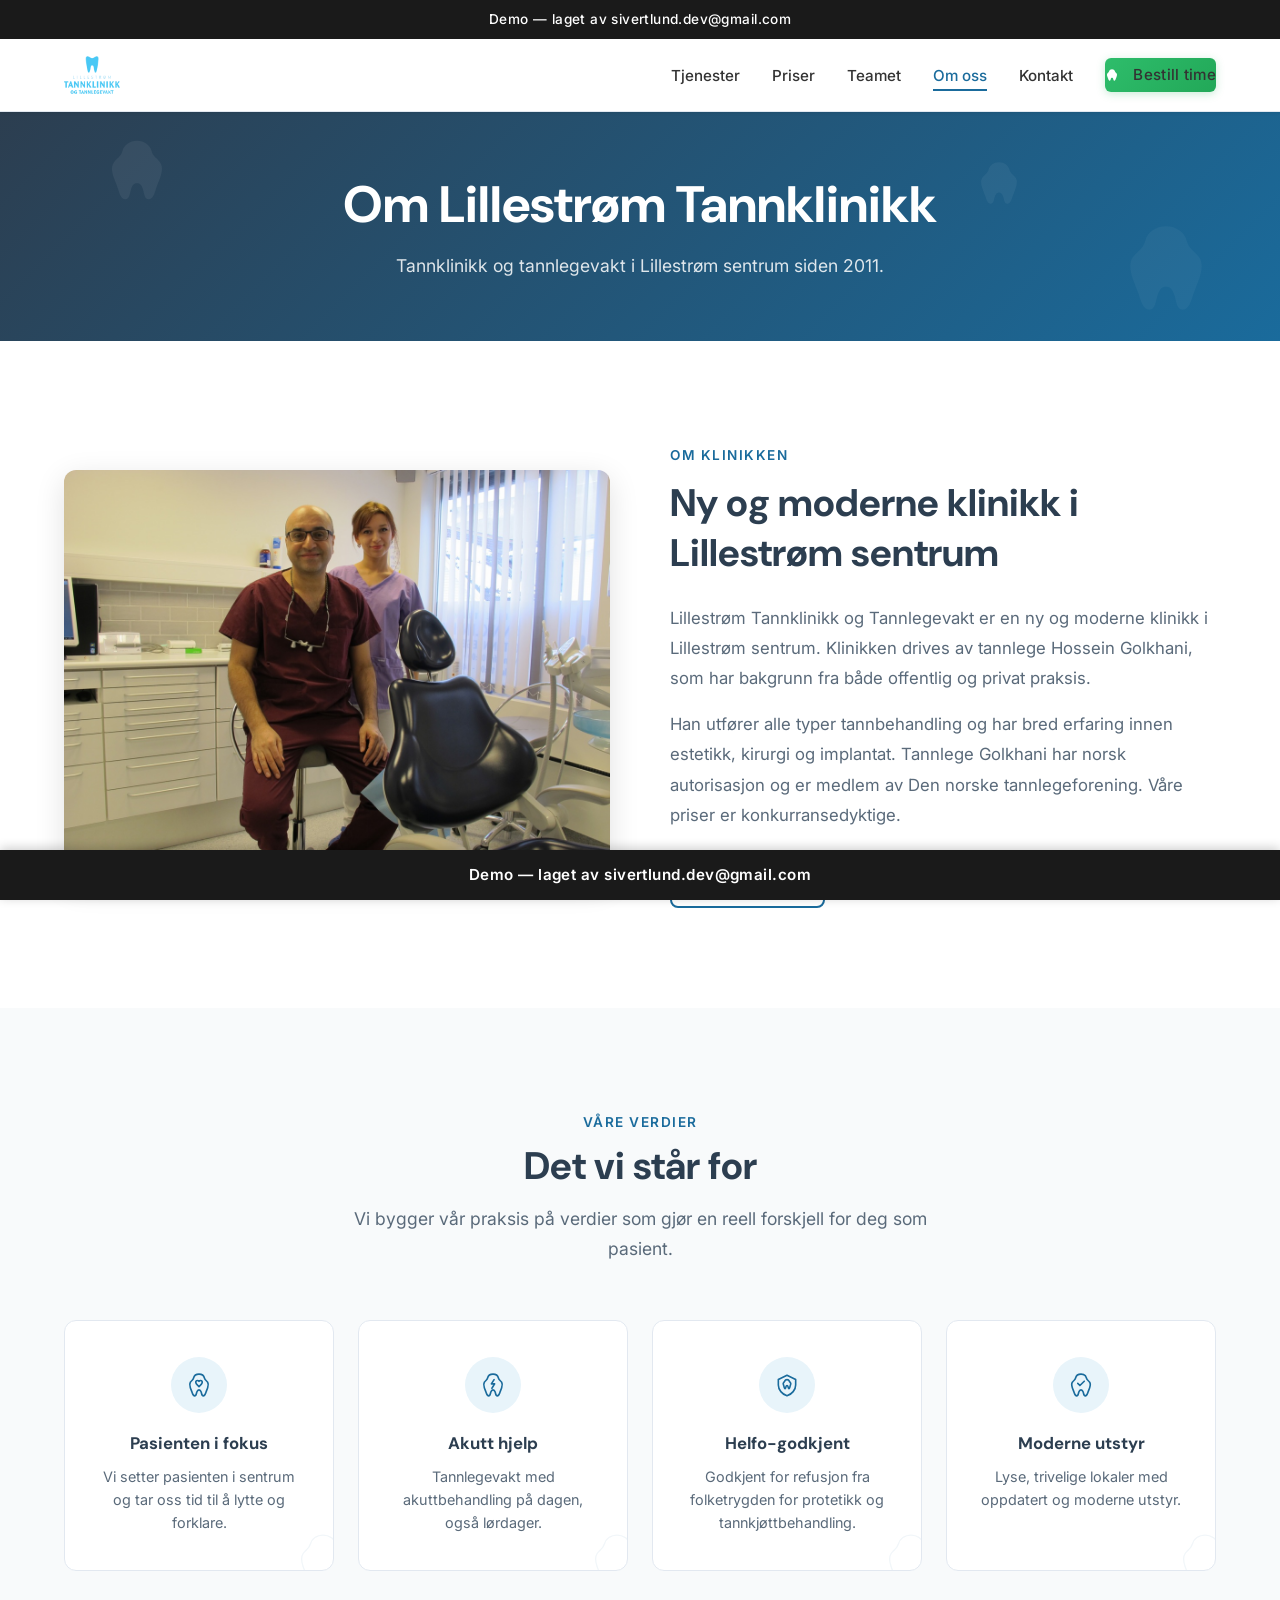
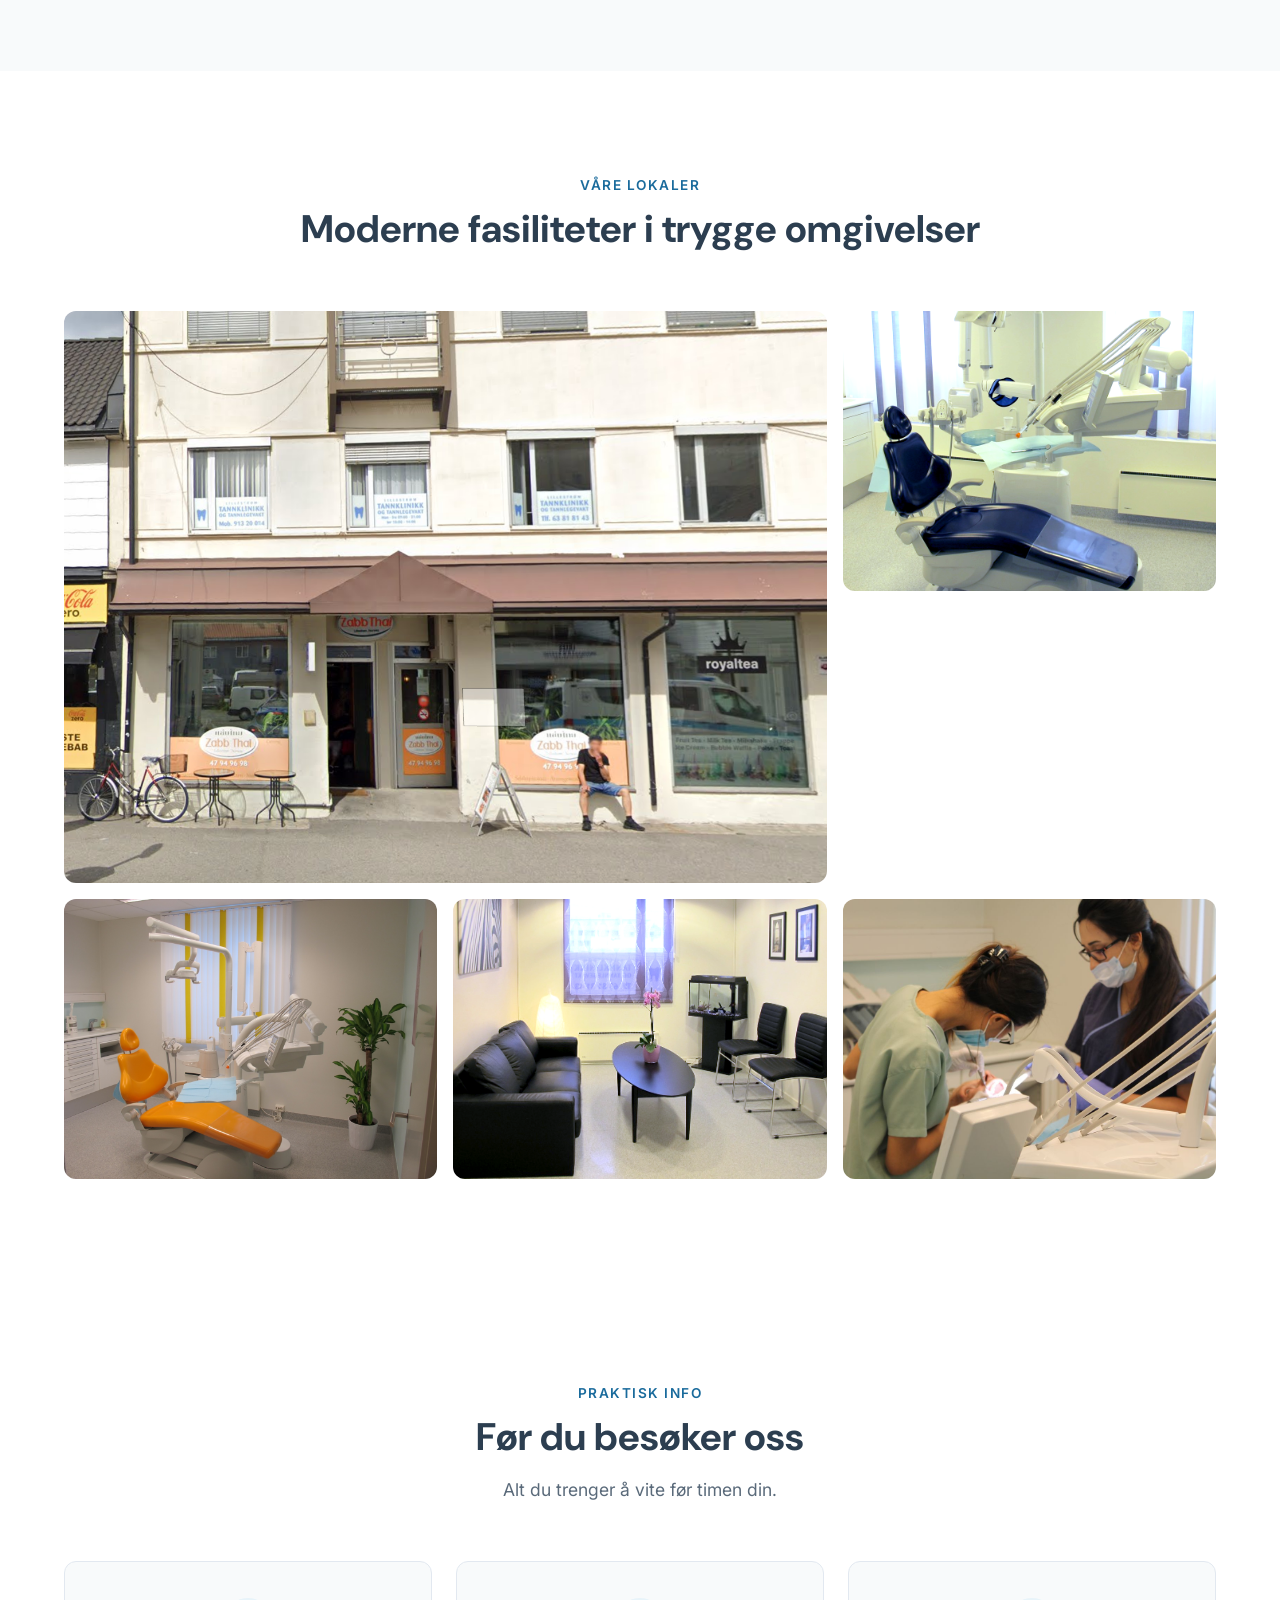
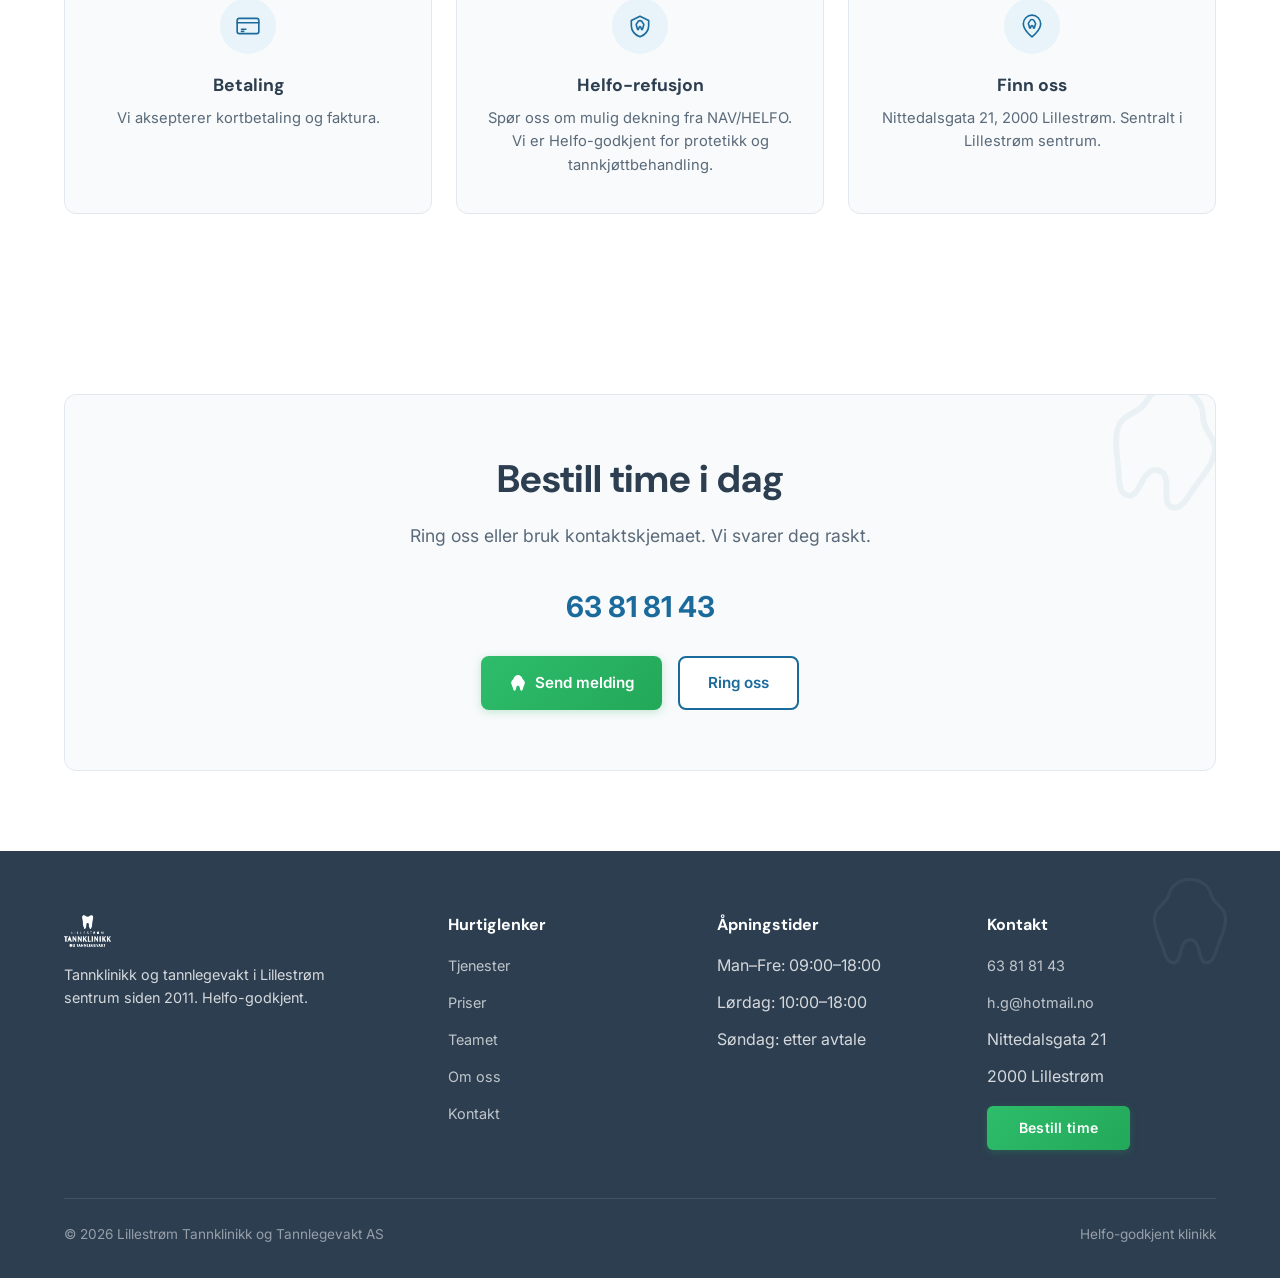
<file: om.html>
<!DOCTYPE html>
<html lang="nb">
<head>
  <meta charset="UTF-8">
  <meta name="viewport" content="width=device-width, initial-scale=1.0">
  <title>Om oss — Lillestrøm Tannklinikk og Tannlegevakt AS</title>
  <meta name="description" content="Les om Lillestrøm Tannklinikk og Tannlegevakt AS — tannklinikk og tannlegevakt i Lillestrøm sentrum siden 2011. Helfo-godkjent.">

  <!-- Fonts -->
  <link rel="preconnect" href="https://fonts.googleapis.com">
  <link rel="preconnect" href="https://fonts.gstatic.com" crossorigin>
  <link href="https://fonts.googleapis.com/css2?family=DM+Sans:wght@400;500;600;700&family=Inter:wght@400;500;600;700&display=swap" rel="stylesheet">

  <link rel="stylesheet" href="style.css">
</head>
<body>

  <!-- ===== DEMO BANNER ===== -->
  <div class="demo-banner">Demo — laget av sivertlund.dev@gmail.com</div>

  <!-- ===== HEADER ===== -->
  <header class="header">
    <div class="container">
      <a href="index.html" class="logo">
        <img src="assets/images/logo.png" alt="Lillestrøm Tannklinikk og Tannlegevakt AS" loading="eager">
      </a>
      <nav>
        <ul class="nav-links" id="navLinks">
          <li><a href="tjenester.html">Tjenester</a></li>
          <li><a href="priser.html">Priser</a></li>
          <li><a href="teamet.html">Teamet</a></li>
          <li><a href="om.html" class="active">Om oss</a></li>
          <li><a href="kontakt.html">Kontakt</a></li>
          <li><a href="kontakt.html" class="btn btn-primary btn-nav">Bestill time</a></li>
        </ul>
      </nav>
      <button class="hamburger" id="hamburger" aria-label="Meny">
        <span></span>
        <span></span>
        <span></span>
      </button>
    </div>
  </header>

  <!-- ===== PAGE HERO ===== -->
  <section class="page-hero">
    <div class="page-hero-teeth" aria-hidden="true">
      <svg class="page-hero-tooth pht-1" viewBox="0 0 24 24" fill="rgba(255,255,255,0.06)"><path d="M12 2C9.5 2 7.5 3.5 7 5.5C6.5 7.5 5 8 4 9.5C3 11 3.5 13 4 14.5C4.5 16 5 17 5.5 18.5C6 20 6.5 22 8 22C9.5 22 9.5 20 10 18.5C10.5 17 11 16.5 12 16.5C13 16.5 13.5 17 14 18.5C14.5 20 14.5 22 16 22C17.5 22 18 20 18.5 18.5C19 17 19.5 16 20 14.5C20.5 13 21 11 20 9.5C19 8 17.5 7.5 17 5.5C16.5 3.5 14.5 2 12 2Z"/></svg>
      <svg class="page-hero-tooth pht-2" viewBox="0 0 24 24" fill="rgba(255,255,255,0.04)"><path d="M12 2C9.5 2 7.5 3.5 7 5.5C6.5 7.5 5 8 4 9.5C3 11 3.5 13 4 14.5C4.5 16 5 17 5.5 18.5C6 20 6.5 22 8 22C9.5 22 9.5 20 10 18.5C10.5 17 11 16.5 12 16.5C13 16.5 13.5 17 14 18.5C14.5 20 14.5 22 16 22C17.5 22 18 20 18.5 18.5C19 17 19.5 16 20 14.5C20.5 13 21 11 20 9.5C19 8 17.5 7.5 17 5.5C16.5 3.5 14.5 2 12 2Z"/></svg>
      <svg class="page-hero-tooth pht-3" viewBox="0 0 24 24" fill="rgba(255,255,255,0.05)"><path d="M12 2C9.5 2 7.5 3.5 7 5.5C6.5 7.5 5 8 4 9.5C3 11 3.5 13 4 14.5C4.5 16 5 17 5.5 18.5C6 20 6.5 22 8 22C9.5 22 9.5 20 10 18.5C10.5 17 11 16.5 12 16.5C13 16.5 13.5 17 14 18.5C14.5 20 14.5 22 16 22C17.5 22 18 20 18.5 18.5C19 17 19.5 16 20 14.5C20.5 13 21 11 20 9.5C19 8 17.5 7.5 17 5.5C16.5 3.5 14.5 2 12 2Z"/></svg>
    </div>
    <div class="container">
      <h1>Om Lillestrøm Tannklinikk</h1>
      <p>Tannklinikk og tannlegevakt i Lillestrøm sentrum siden 2011.</p>
    </div>
  </section>

  <!-- ===== HISTORIE MED BILDE ===== -->
  <section class="about-story">
    <div class="container">
      <div class="about-story-grid fade-in">
        <div class="about-story-image">
          <img src="assets/images/klinikk-1.png" alt="Tannlege Hossein Golkhani og assistent ved Lillestrøm Tannklinikk" loading="lazy">
        </div>
        <div class="about-story-text">
          <span class="section-label">Om klinikken</span>
          <h2>Ny og moderne klinikk i Lillestrøm sentrum</h2>
          <p>Lillestrøm Tannklinikk og Tannlegevakt er en ny og moderne klinikk i Lillestrøm sentrum. Klinikken drives av tannlege Hossein Golkhani, som har bakgrunn fra både offentlig og privat praksis.</p>
          <p>Han utfører alle typer tannbehandling og har bred erfaring innen estetikk, kirurgi og implantat. Tannlege Golkhani har norsk autorisasjon og er medlem av Den norske tannlegeforening. Våre priser er konkurransedyktige.</p>
          <a href="kontakt.html" class="btn btn-secondary" style="margin-top: 8px;">Ta kontakt &rarr;</a>
        </div>
      </div>
    </div>
  </section>

  <!-- ===== VERDIER ===== -->
  <section class="about-values-section">
    <div class="container">
      <div class="section-header fade-in">
        <span class="section-label">Våre verdier</span>
        <h2>Det vi står for</h2>
        <p>Vi bygger vår praksis på verdier som gjør en reell forskjell for deg som pasient.</p>
      </div>
      <div class="values-grid">
        <div class="value-card fade-in">
          <div class="value-icon">
            <!-- Tooth with heart -->
            <svg xmlns="http://www.w3.org/2000/svg" viewBox="0 0 24 24" fill="none" stroke="currentColor" stroke-width="1.5" stroke-linecap="round" stroke-linejoin="round"><path d="M12 2C9.5 2 7.5 3.5 7 5.5C6.5 7.5 5 8 4 9.5C3 11 3.5 13 4 14.5C4.5 16 5 17 5.5 18.5C6 20 6.5 22 8 22C9.5 22 9.5 20 10 18.5C10.5 17 11 16.5 12 16.5C13 16.5 13.5 17 14 18.5C14.5 20 14.5 22 16 22C17.5 22 18 20 18.5 18.5C19 17 19.5 16 20 14.5C20.5 13 21 11 20 9.5C19 8 17.5 7.5 17 5.5C16.5 3.5 14.5 2 12 2Z"/><path d="M12 13.5C12 13.5 9 11 9 9.5C9 8.5 9.7 7.8 10.5 7.8C11.1 7.8 11.7 8.2 12 8.7C12.3 8.2 12.9 7.8 13.5 7.8C14.3 7.8 15 8.5 15 9.5C15 11 12 13.5 12 13.5Z"/></svg>
          </div>
          <h3>Pasienten i fokus</h3>
          <p>Vi setter pasienten i sentrum og tar oss tid til å lytte og forklare.</p>
        </div>
        <div class="value-card fade-in">
          <div class="value-icon">
            <!-- Tooth with lightning -->
            <svg xmlns="http://www.w3.org/2000/svg" viewBox="0 0 24 24" fill="none" stroke="currentColor" stroke-width="1.5" stroke-linecap="round" stroke-linejoin="round"><path d="M12 2C9.5 2 7.5 3.5 7 5.5C6.5 7.5 5 8 4 9.5C3 11 3.5 13 4 14.5C4.5 16 5 17 5.5 18.5C6 20 6.5 22 8 22C9.5 22 9.5 20 10 18.5C10.5 17 11 16.5 12 16.5C13 16.5 13.5 17 14 18.5C14.5 20 14.5 22 16 22C17.5 22 18 20 18.5 18.5C19 17 19.5 16 20 14.5C20.5 13 21 11 20 9.5C19 8 17.5 7.5 17 5.5C16.5 3.5 14.5 2 12 2Z"/><path d="M13 7L10.5 11H13.5L11 15"/></svg>
          </div>
          <h3>Akutt hjelp</h3>
          <p>Tannlegevakt med akuttbehandling på dagen, også lørdager.</p>
        </div>
        <div class="value-card fade-in">
          <div class="value-icon">
            <!-- Tooth inside shield -->
            <svg xmlns="http://www.w3.org/2000/svg" viewBox="0 0 24 24" fill="none" stroke="currentColor" stroke-width="1.5" stroke-linecap="round" stroke-linejoin="round"><path d="M12 3L4 7V12C4 16.5 7.5 20.5 12 22C16.5 20.5 20 16.5 20 12V7L12 3Z"/><path d="M12 7C11 7 10.2 7.5 10 8.2C9.7 9 9.2 9.3 8.8 10C8.3 10.7 8.5 11.5 8.8 12C9 12.7 9.2 13 9.3 13.7C9.5 14.5 9.7 15.5 10.2 15.5C10.8 15.5 10.8 14.5 11 13.7C11.2 12.8 11.3 12.5 12 12.5C12.7 12.5 12.8 12.8 13 13.7C13.2 14.5 13.2 15.5 13.8 15.5C14.3 15.5 14.5 14.5 14.7 13.7C14.8 13 15 12.7 15.2 12C15.5 11.5 15.7 10.7 15.2 10C14.8 9.3 14.3 9 14 8.2C13.8 7.5 13 7 12 7Z"/></svg>
          </div>
          <h3>Helfo-godkjent</h3>
          <p>Godkjent for refusjon fra folketrygden for protetikk og tannkjøttbehandling.</p>
        </div>
        <div class="value-card fade-in">
          <div class="value-icon">
            <!-- Tooth with checkmark -->
            <svg xmlns="http://www.w3.org/2000/svg" viewBox="0 0 24 24" fill="none" stroke="currentColor" stroke-width="1.5" stroke-linecap="round" stroke-linejoin="round"><path d="M12 2C9.5 2 7.5 3.5 7 5.5C6.5 7.5 5 8 4 9.5C3 11 3.5 13 4 14.5C4.5 16 5 17 5.5 18.5C6 20 6.5 22 8 22C9.5 22 9.5 20 10 18.5C10.5 17 11 16.5 12 16.5C13 16.5 13.5 17 14 18.5C14.5 20 14.5 22 16 22C17.5 22 18 20 18.5 18.5C19 17 19.5 16 20 14.5C20.5 13 21 11 20 9.5C19 8 17.5 7.5 17 5.5C16.5 3.5 14.5 2 12 2Z"/><path d="M9 10.5L11 12.5L15 8.5"/></svg>
          </div>
          <h3>Moderne utstyr</h3>
          <p>Lyse, trivelige lokaler med oppdatert og moderne utstyr.</p>
        </div>
      </div>
    </div>
  </section>

  <!-- ===== BILDEGALLERI ===== -->
  <section class="gallery-section">
    <div class="container">
      <div class="section-header fade-in">
        <span class="section-label">Våre lokaler</span>
        <h2>Moderne fasiliteter i trygge omgivelser</h2>
      </div>
      <div class="gallery-grid fade-in">
        <div class="gallery-item gallery-item--wide">
          <img src="assets/images/klinikk-utside.png" alt="Utsiden av Lillestrøm Tannklinikk i Nittedalsgata 21" loading="lazy">
          <span class="gallery-caption">Klinikken i Nittedalsgata 21</span>
        </div>
        <div class="gallery-item">
          <img src="assets/images/klinikk-5.png" alt="Behandlingsrom med tannlegestol" loading="lazy">
          <span class="gallery-caption">Behandlingsrom</span>
        </div>
        <div class="gallery-item">
          <img src="assets/images/klinikk-9.png" alt="Behandlingsrom med moderne utstyr" loading="lazy">
          <span class="gallery-caption">Moderne utstyr</span>
        </div>
        <div class="gallery-item">
          <img src="assets/images/klinikk-7.png" alt="Venterommet" loading="lazy">
          <span class="gallery-caption">Venterommet</span>
        </div>
        <div class="gallery-item">
          <img src="assets/images/klinikk-3.jpeg" alt="Behandling pågår" loading="lazy">
          <span class="gallery-caption">Behandling</span>
        </div>
      </div>
    </div>
  </section>

  <!-- ===== PRAKTISK INFO ===== -->
  <section class="practical-section">
    <div class="container">
      <div class="section-header fade-in">
        <span class="section-label">Praktisk info</span>
        <h2>Før du besøker oss</h2>
        <p>Alt du trenger å vite før timen din.</p>
      </div>
      <div class="practical-cards fade-in">
        <div class="practical-card">
          <div class="practical-icon">
            <svg xmlns="http://www.w3.org/2000/svg" viewBox="0 0 24 24" fill="none" stroke="currentColor" stroke-width="1.5" stroke-linecap="round" stroke-linejoin="round"><rect x="2" y="5" width="20" height="14" rx="2"/><path d="M2 9h20"/><path d="M6 15h4"/><path d="M6 17h2"/></svg>
          </div>
          <h3>Betaling</h3>
          <p>Vi aksepterer kortbetaling og faktura.</p>
        </div>
        <div class="practical-card">
          <div class="practical-icon">
            <!-- Tooth inside shield (Helfo) -->
            <svg xmlns="http://www.w3.org/2000/svg" viewBox="0 0 24 24" fill="none" stroke="currentColor" stroke-width="1.5" stroke-linecap="round" stroke-linejoin="round"><path d="M12 3L4 7V12C4 16.5 7.5 20.5 12 22C16.5 20.5 20 16.5 20 12V7L12 3Z"/><path d="M12 7C11 7 10.2 7.5 10 8.2C9.7 9 9.2 9.3 8.8 10C8.3 10.7 8.5 11.5 8.8 12C9 12.7 9.2 13 9.3 13.7C9.5 14.5 9.7 15.5 10.2 15.5C10.8 15.5 10.8 14.5 11 13.7C11.2 12.8 11.3 12.5 12 12.5C12.7 12.5 12.8 12.8 13 13.7C13.2 14.5 13.2 15.5 13.8 15.5C14.3 15.5 14.5 14.5 14.7 13.7C14.8 13 15 12.7 15.2 12C15.5 11.5 15.7 10.7 15.2 10C14.8 9.3 14.3 9 14 8.2C13.8 7.5 13 7 12 7Z"/></svg>
          </div>
          <h3>Helfo-refusjon</h3>
          <p>Spør oss om mulig dekning fra NAV/HELFO. Vi er Helfo-godkjent for protetikk og tannkjøttbehandling.</p>
        </div>
        <div class="practical-card">
          <div class="practical-icon">
            <!-- Location pin with tooth -->
            <svg xmlns="http://www.w3.org/2000/svg" viewBox="0 0 24 24" fill="none" stroke="currentColor" stroke-width="1.5" stroke-linecap="round" stroke-linejoin="round"><path d="M12 22S4 16 4 10a8 8 0 1 1 16 0c0 6-8 12-8 12Z"/><path d="M12 6C11 6 10.3 6.5 10.1 7.2C9.8 8 9.3 8.3 9 9C8.5 9.7 8.7 10.5 9 11C9.2 11.5 9.3 12 9.5 12.5C9.7 13.2 9.8 14 10.3 14C10.8 14 10.8 13.2 11 12.5C11.2 11.8 11.3 11.5 12 11.5C12.7 11.5 12.8 11.8 13 12.5C13.2 13.2 13.2 14 13.7 14C14.2 14 14.3 13.2 14.5 12.5C14.7 12 14.8 11.5 15 11C15.3 10.5 15.5 9.7 15 9C14.7 8.3 14.2 8 14 7.2C13.7 6.5 13 6 12 6Z"/></svg>
          </div>
          <h3>Finn oss</h3>
          <p>Nittedalsgata 21, 2000 Lillestrøm. Sentralt i Lillestrøm sentrum.</p>
        </div>
      </div>
    </div>
  </section>

  <!-- ===== CTA BANNER ===== -->
  <section class="cta-banner">
    <div class="container">
      <div class="cta-inner fade-in">
        <div class="cta-tooth-decor" aria-hidden="true">
          <svg viewBox="0 0 24 24" fill="none" stroke="currentColor" stroke-width="1"><path d="M12 2C9.5 2 7.5 3.5 7 5.5C6.5 7.5 5 8 4 9.5C3 11 3.5 13 4 14.5C4.5 16 5 17 5.5 18.5C6 20 6.5 22 8 22C9.5 22 9.5 20 10 18.5C10.5 17 11 16.5 12 16.5C13 16.5 13.5 17 14 18.5C14.5 20 14.5 22 16 22C17.5 22 18 20 18.5 18.5C19 17 19.5 16 20 14.5C20.5 13 21 11 20 9.5C19 8 17.5 7.5 17 5.5C16.5 3.5 14.5 2 12 2Z"/></svg>
        </div>
        <h2>Bestill time i dag</h2>
        <p>Ring oss eller bruk kontaktskjemaet. Vi svarer deg raskt.</p>
        <span class="cta-phone"><a href="tel:63818143">63 81 81 43</a></span>
        <div style="display: flex; gap: 16px; justify-content: center; flex-wrap: wrap;">
          <a href="kontakt.html" class="btn btn-primary btn-tooth-icon"><svg class="btn-icon" viewBox="0 0 20 20" fill="currentColor"><path d="M10 1C7.8 1 6 2.5 5.5 4.3C5 6 3.8 6.5 3 7.8C2 9 2.5 10.8 3 12C3.5 13.3 3.8 14 4.2 15.3C4.7 17 5 18.5 6.2 18.5C7.5 18.5 7.5 17 8 15.3C8.5 13.5 8.8 13 10 13C11.2 13 11.5 13.5 12 15.3C12.5 17 12.5 18.5 13.8 18.5C15 18.5 15.3 17 15.8 15.3C16.2 14 16.5 13.3 17 12C17.5 10.8 18 9 17 7.8C16.2 6.5 15 6 14.5 4.3C14 2.5 12.2 1 10 1Z"/></svg> Send melding</a>
          <a href="tel:63818143" class="btn btn-secondary">Ring oss</a>
        </div>
      </div>
    </div>
  </section>

  <!-- ===== FOOTER ===== -->
  <footer class="footer">
    <div class="container">
      <div class="footer-grid">
        <div class="footer-brand">
          <a href="index.html" class="logo">
            <img src="assets/images/logo.png" alt="Lillestrøm Tannklinikk og Tannlegevakt AS">
          </a>
          <p>Tannklinikk og tannlegevakt i Lillestrøm sentrum siden 2011. Helfo-godkjent.</p>
        </div>
        <div>
          <h4>Hurtiglenker</h4>
          <ul class="footer-links">
            <li><a href="tjenester.html">Tjenester</a></li>
            <li><a href="priser.html">Priser</a></li>
            <li><a href="teamet.html">Teamet</a></li>
            <li><a href="om.html">Om oss</a></li>
            <li><a href="kontakt.html">Kontakt</a></li>
          </ul>
        </div>
        <div>
          <h4>Åpningstider</h4>
          <ul class="footer-links">
            <li>Man–Fre: 09:00–18:00</li>
            <li>Lørdag: 10:00–18:00</li>
            <li>Søndag: etter avtale</li>
          </ul>
        </div>
        <div>
          <h4>Kontakt</h4>
          <ul class="footer-links">
            <li><a href="tel:63818143">63 81 81 43</a></li>
            <li><a href="mailto:h.g@hotmail.no">h.g@hotmail.no</a></li>
            <li>Nittedalsgata 21</li>
            <li>2000 Lillestrøm</li>
          </ul>
          <div style="margin-top: 16px;">
            <a href="kontakt.html" class="btn btn-primary btn-nav">Bestill time</a>
          </div>
        </div>
      </div>
      <div class="footer-bottom">
        <span>&copy; 2026 Lillestrøm Tannklinikk og Tannlegevakt AS</span>
        <span>Helfo-godkjent klinikk</span>
      </div>
    </div>
  </footer>

  <!-- ===== DEMO BANNER STICKY ===== -->
  <div class="demo-banner-sticky">Demo — laget av sivertlund.dev@gmail.com</div>

  <script src="main.js"></script>
</body>
</html>
</file>
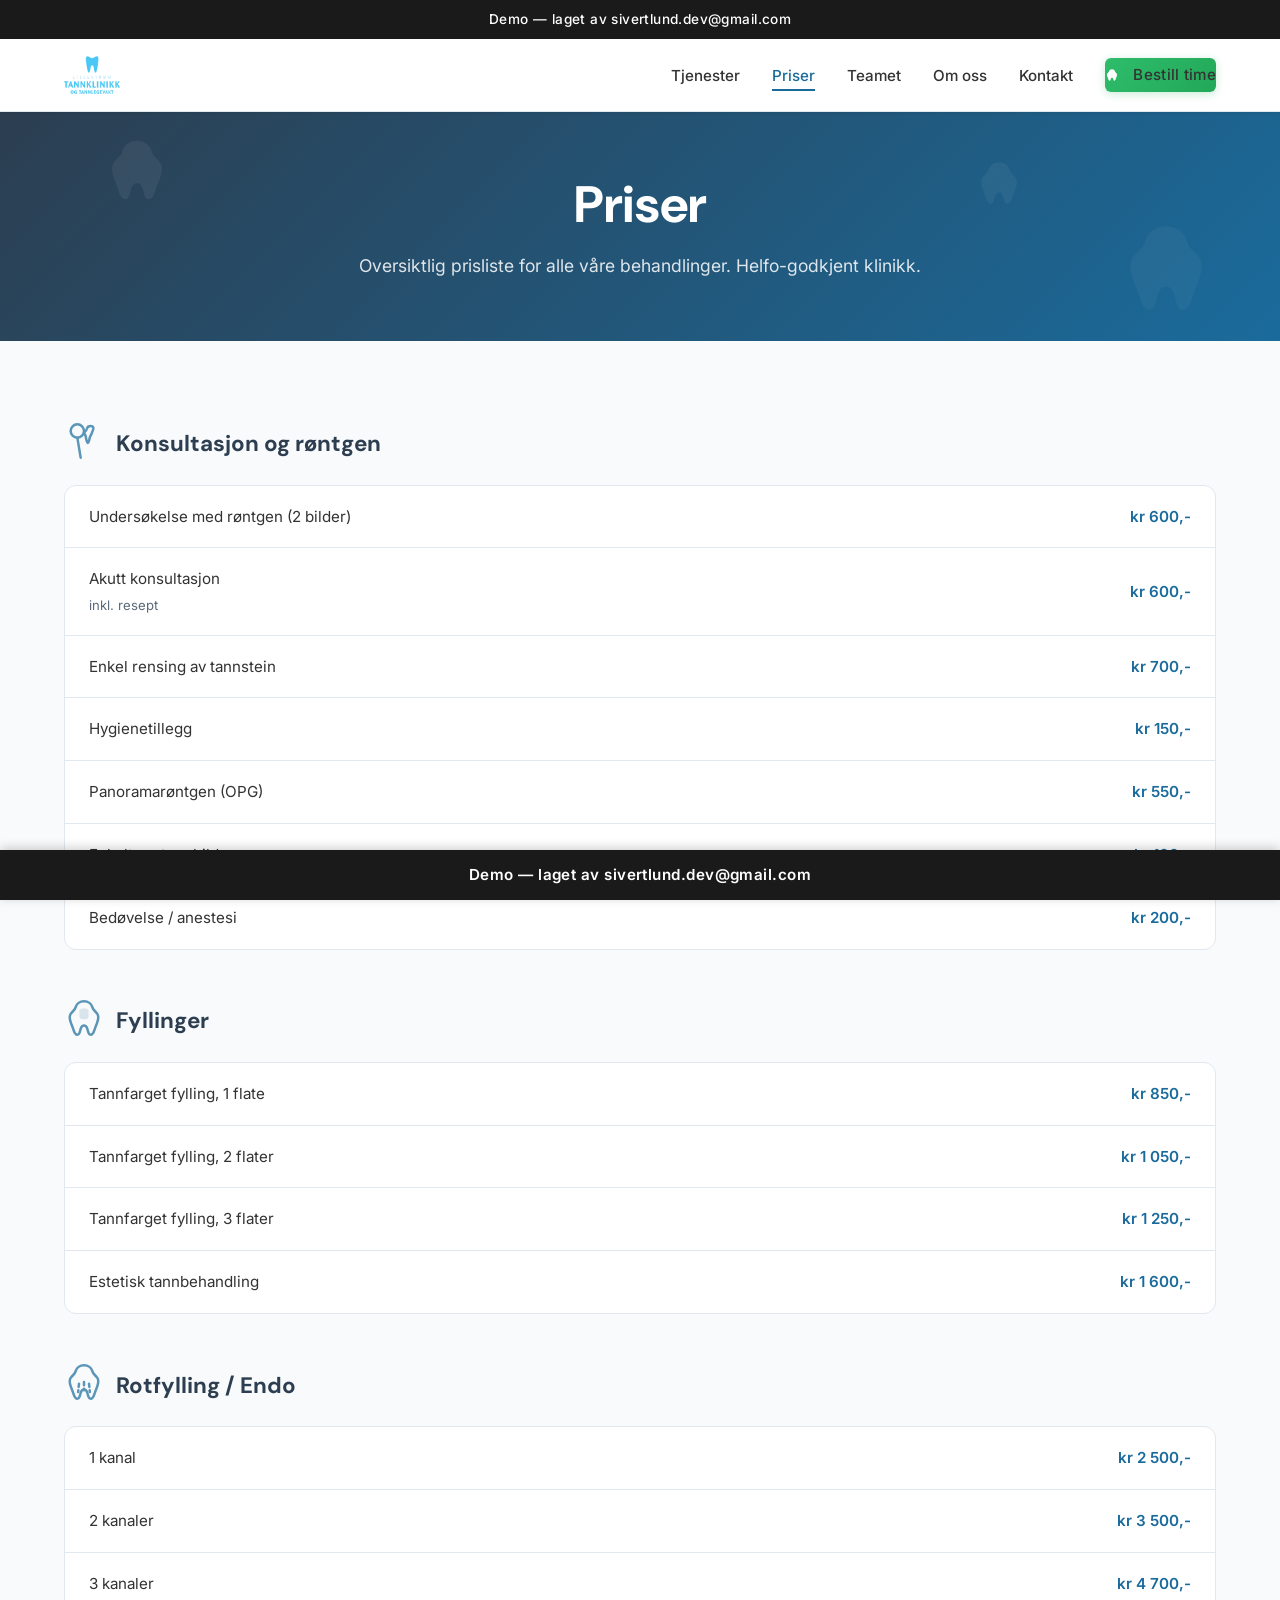
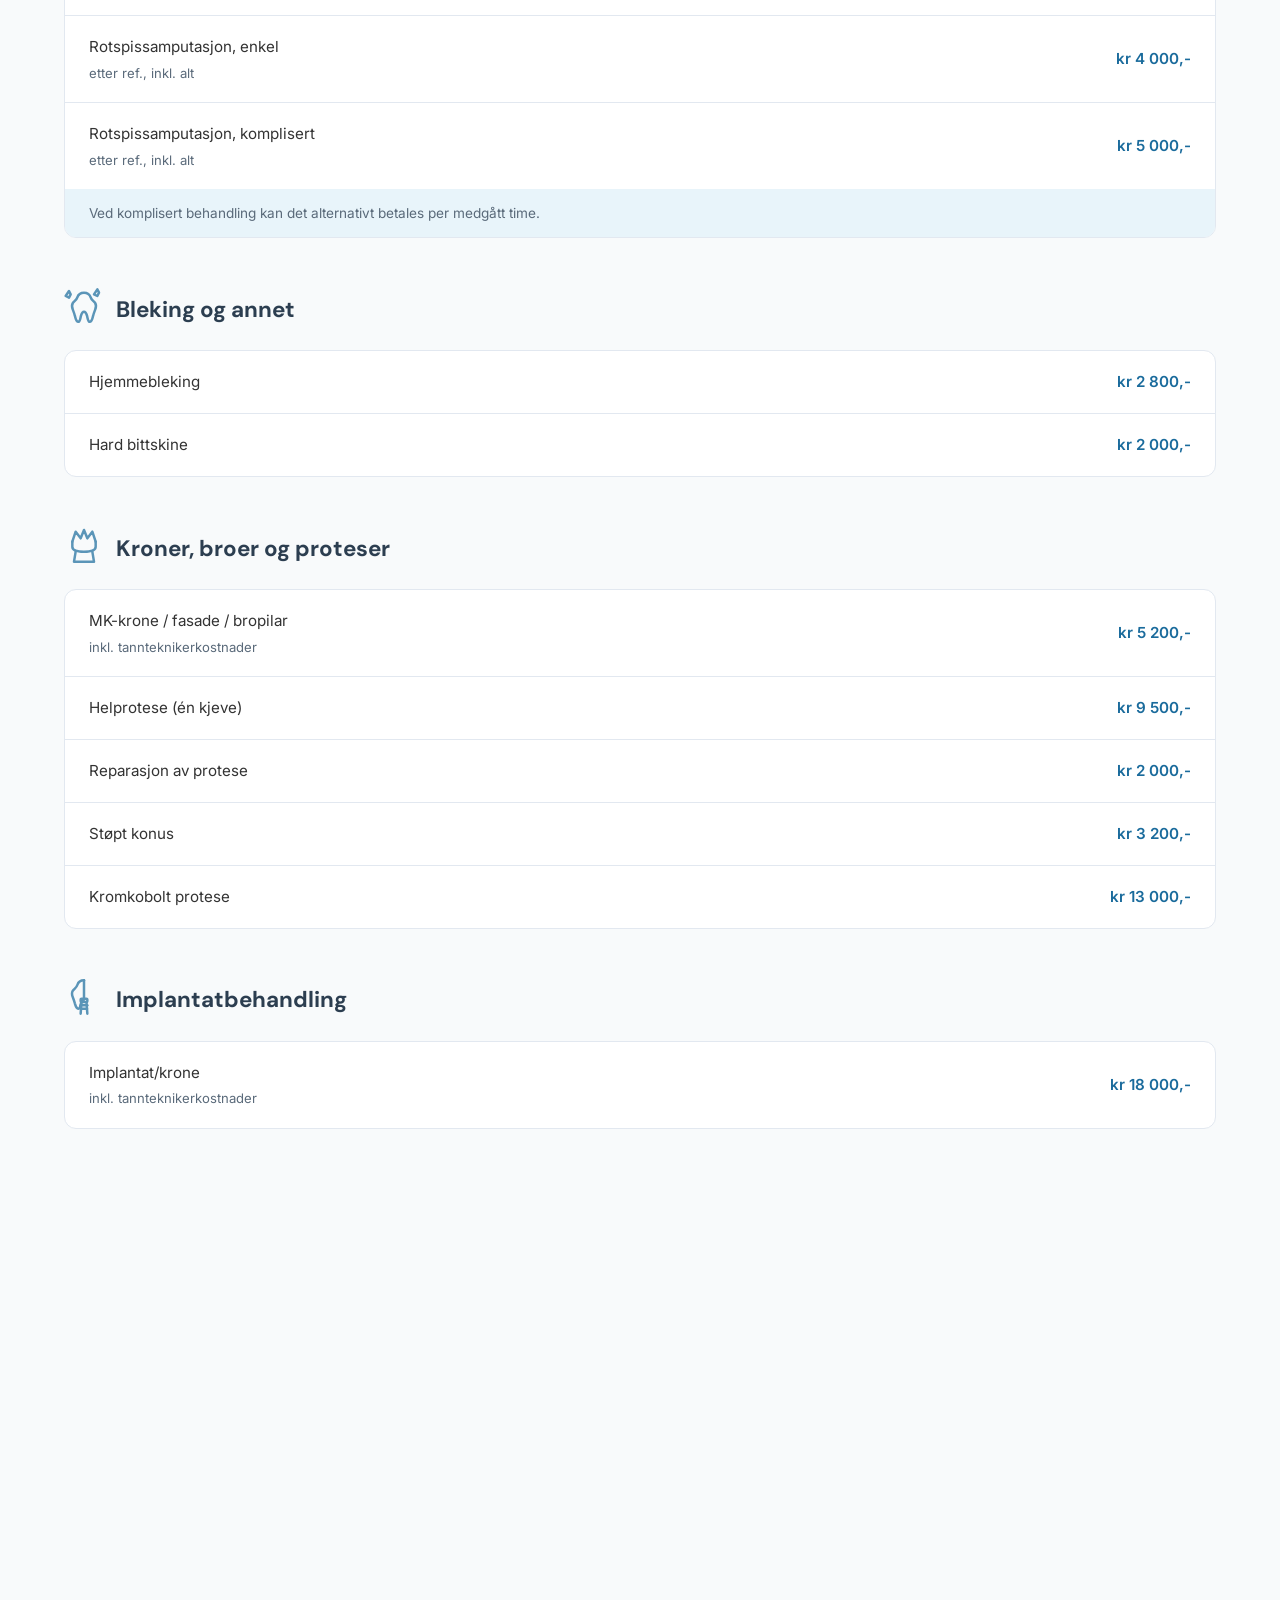
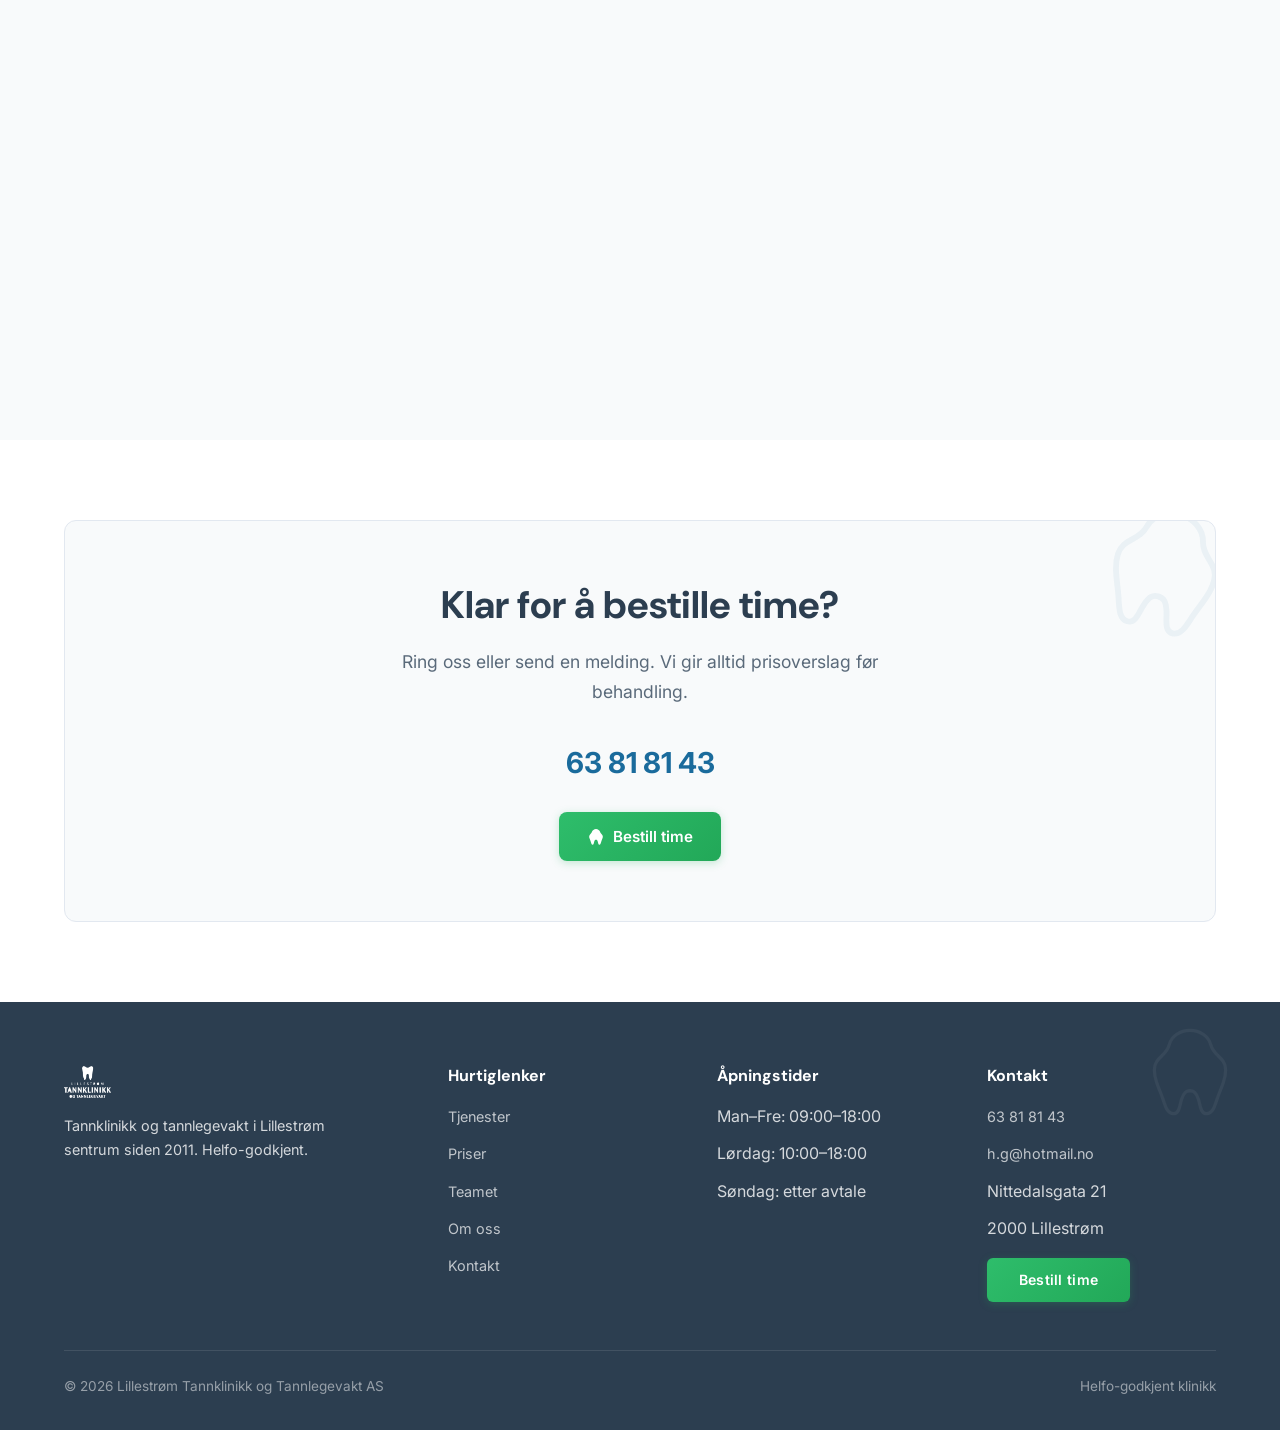
<file: priser.html>
<!DOCTYPE html>
<html lang="nb">
<head>
  <meta charset="UTF-8">
  <meta name="viewport" content="width=device-width, initial-scale=1.0">
  <title>Priser — Lillestrøm Tannklinikk og Tannlegevakt AS</title>
  <meta name="description" content="Prisinformasjon for tannbehandling hos Lillestrøm Tannklinikk og Tannlegevakt AS. Helfo-godkjent klinikk. Kontakt oss for prisoverslag.">

  <!-- Fonts -->
  <link rel="preconnect" href="https://fonts.googleapis.com">
  <link rel="preconnect" href="https://fonts.gstatic.com" crossorigin>
  <link href="https://fonts.googleapis.com/css2?family=DM+Sans:wght@400;500;600;700&family=Inter:wght@400;500;600;700&display=swap" rel="stylesheet">

  <link rel="stylesheet" href="style.css">
</head>
<body>

  <!-- ===== DEMO BANNER ===== -->
  <div class="demo-banner">Demo — laget av sivertlund.dev@gmail.com</div>

  <!-- ===== HEADER ===== -->
  <header class="header">
    <div class="container">
      <a href="index.html" class="logo">
        <img src="assets/images/logo.png" alt="Lillestrøm Tannklinikk og Tannlegevakt AS" loading="eager">
      </a>
      <nav>
        <ul class="nav-links" id="navLinks">
          <li><a href="tjenester.html">Tjenester</a></li>
          <li><a href="priser.html" class="active">Priser</a></li>
          <li><a href="teamet.html">Teamet</a></li>
          <li><a href="om.html">Om oss</a></li>
          <li><a href="kontakt.html">Kontakt</a></li>
          <li><a href="kontakt.html" class="btn btn-primary btn-nav">Bestill time</a></li>
        </ul>
      </nav>
      <button class="hamburger" id="hamburger" aria-label="Meny">
        <span></span>
        <span></span>
        <span></span>
      </button>
    </div>
  </header>

  <!-- ===== PAGE HERO ===== -->
  <section class="page-hero">
    <div class="page-hero-teeth" aria-hidden="true">
      <svg class="page-hero-tooth pht-1" viewBox="0 0 24 24" fill="rgba(255,255,255,0.06)"><path d="M12 2C9.5 2 7.5 3.5 7 5.5C6.5 7.5 5 8 4 9.5C3 11 3.5 13 4 14.5C4.5 16 5 17 5.5 18.5C6 20 6.5 22 8 22C9.5 22 9.5 20 10 18.5C10.5 17 11 16.5 12 16.5C13 16.5 13.5 17 14 18.5C14.5 20 14.5 22 16 22C17.5 22 18 20 18.5 18.5C19 17 19.5 16 20 14.5C20.5 13 21 11 20 9.5C19 8 17.5 7.5 17 5.5C16.5 3.5 14.5 2 12 2Z"/></svg>
      <svg class="page-hero-tooth pht-2" viewBox="0 0 24 24" fill="rgba(255,255,255,0.04)"><path d="M12 2C9.5 2 7.5 3.5 7 5.5C6.5 7.5 5 8 4 9.5C3 11 3.5 13 4 14.5C4.5 16 5 17 5.5 18.5C6 20 6.5 22 8 22C9.5 22 9.5 20 10 18.5C10.5 17 11 16.5 12 16.5C13 16.5 13.5 17 14 18.5C14.5 20 14.5 22 16 22C17.5 22 18 20 18.5 18.5C19 17 19.5 16 20 14.5C20.5 13 21 11 20 9.5C19 8 17.5 7.5 17 5.5C16.5 3.5 14.5 2 12 2Z"/></svg>
      <svg class="page-hero-tooth pht-3" viewBox="0 0 24 24" fill="rgba(255,255,255,0.05)"><path d="M12 2C9.5 2 7.5 3.5 7 5.5C6.5 7.5 5 8 4 9.5C3 11 3.5 13 4 14.5C4.5 16 5 17 5.5 18.5C6 20 6.5 22 8 22C9.5 22 9.5 20 10 18.5C10.5 17 11 16.5 12 16.5C13 16.5 13.5 17 14 18.5C14.5 20 14.5 22 16 22C17.5 22 18 20 18.5 18.5C19 17 19.5 16 20 14.5C20.5 13 21 11 20 9.5C19 8 17.5 7.5 17 5.5C16.5 3.5 14.5 2 12 2Z"/></svg>
    </div>
    <div class="container">
      <h1>Priser</h1>
      <p>Oversiktlig prisliste for alle våre behandlinger. Helfo-godkjent klinikk.</p>
    </div>
  </section>

  <!-- ===== PRISLISTE ===== -->
  <section class="prices-page">
    <div class="container">

      <!-- Konsultasjon -->
      <div class="price-category fade-in">
        <div class="price-category-header">
          <div class="price-category-icon" aria-hidden="true">
            <svg viewBox="0 0 24 24" fill="none" stroke="currentColor" stroke-width="1.5" stroke-linecap="round" stroke-linejoin="round"><circle cx="8" cy="6" r="4"/><path d="M8 10l2 12"/><path d="M16 3c-1 0-2 .7-2.2 1.5-.3 1-.8 1.5-1.3 2-.5.8-.2 1.5.3 2 .3.8.3 1.2.5 2.2.3 1.5.5 2.5 1 2.5s.7-1 1-2.5c.3-1.5.5-1.5 1-2.5.5-1 .5-1.5 1-2.5S18 3 16 3Z"/></svg>
          </div>
          <h2>Konsultasjon og røntgen</h2>
        </div>
        <div class="price-card">
          <table class="price-table">
            <tbody>
              <tr><td>Undersøkelse med røntgen (2 bilder)</td><td>kr 600,-</td></tr>
              <tr><td>Akutt konsultasjon <span class="price-detail">inkl. resept</span></td><td>kr 600,-</td></tr>
              <tr><td>Enkel rensing av tannstein</td><td>kr 700,-</td></tr>
              <tr><td>Hygienetillegg</td><td>kr 150,-</td></tr>
              <tr><td>Panoramarøntgen (OPG)</td><td>kr 550,-</td></tr>
              <tr><td>Enkelt røntgenbilde</td><td>kr 100,-</td></tr>
              <tr><td>Bedøvelse / anestesi</td><td>kr 200,-</td></tr>
            </tbody>
          </table>
        </div>
      </div>

      <!-- Fyllinger -->
      <div class="price-category fade-in">
        <div class="price-category-header">
          <div class="price-category-icon" aria-hidden="true">
            <svg viewBox="0 0 24 24" fill="none" stroke="currentColor" stroke-width="1.5" stroke-linecap="round" stroke-linejoin="round"><path d="M12 2C9.5 2 7.5 3.5 7 5.5C6.5 7.5 5 8 4 9.5C3 11 3.5 13 4 14.5C4.5 16 5 17 5.5 18.5C6 20 6.5 22 8 22C9.5 22 9.5 20 10 18.5C10.5 17 11 16.5 12 16.5C13 16.5 13.5 17 14 18.5C14.5 20 14.5 22 16 22C17.5 22 18 20 18.5 18.5C19 17 19.5 16 20 14.5C20.5 13 21 11 20 9.5C19 8 17.5 7.5 17 5.5C16.5 3.5 14.5 2 12 2Z"/><rect x="10" y="7" width="4" height="5" rx="1" fill="currentColor" opacity="0.2"/></svg>
          </div>
          <h2>Fyllinger</h2>
        </div>
        <div class="price-card">
          <table class="price-table">
            <tbody>
              <tr><td>Tannfarget fylling, 1 flate</td><td>kr 850,-</td></tr>
              <tr><td>Tannfarget fylling, 2 flater</td><td>kr 1 050,-</td></tr>
              <tr><td>Tannfarget fylling, 3 flater</td><td>kr 1 250,-</td></tr>
              <tr><td>Estetisk tannbehandling</td><td>kr 1 600,-</td></tr>
            </tbody>
          </table>
        </div>
      </div>

      <!-- Rotfylling -->
      <div class="price-category fade-in">
        <div class="price-category-header">
          <div class="price-category-icon" aria-hidden="true">
            <svg viewBox="0 0 24 24" fill="none" stroke="currentColor" stroke-width="1.5" stroke-linecap="round" stroke-linejoin="round"><path d="M12 2C9.5 2 7.5 3.5 7 5.5C6.5 7.5 5 8 4 9.5C3 11 3.5 13 4 14.5C4.5 16 5 17 5.5 18.5C6 20 6.5 22 8 22C9.5 22 9.5 20 10 18.5C10.5 17 11 16.5 12 16.5C13 16.5 13.5 17 14 18.5C14.5 20 14.5 22 16 22C17.5 22 18 20 18.5 18.5C19 17 19.5 16 20 14.5C20.5 13 21 11 20 9.5C19 8 17.5 7.5 17 5.5C16.5 3.5 14.5 2 12 2Z"/><path d="M9 13L8.5 18" stroke-dasharray="2 2"/><path d="M12 12L12 17" stroke-dasharray="2 2"/><path d="M15 13L15.5 18" stroke-dasharray="2 2"/></svg>
          </div>
          <h2>Rotfylling / Endo</h2>
        </div>
        <div class="price-card">
          <table class="price-table">
            <tbody>
              <tr><td>1 kanal</td><td>kr 2 500,-</td></tr>
              <tr><td>2 kanaler</td><td>kr 3 500,-</td></tr>
              <tr><td>3 kanaler</td><td>kr 4 700,-</td></tr>
              <tr><td>Rotspissamputasjon, enkel <span class="price-detail">etter ref., inkl. alt</span></td><td>kr 4 000,-</td></tr>
              <tr><td>Rotspissamputasjon, komplisert <span class="price-detail">etter ref., inkl. alt</span></td><td>kr 5 000,-</td></tr>
            </tbody>
          </table>
          <div class="price-include">Ved komplisert behandling kan det alternativt betales per medgått time.</div>
        </div>
      </div>

      <!-- Tannbleking -->
      <div class="price-category fade-in">
        <div class="price-category-header">
          <div class="price-category-icon" aria-hidden="true">
            <svg viewBox="0 0 24 24" fill="none" stroke="currentColor" stroke-width="1.5" stroke-linecap="round" stroke-linejoin="round"><path d="M12 4C10 4 8.5 5.2 8 6.8C7.5 8.5 6.2 9 5.3 10.2C4.5 11.5 4.8 13 5.3 14.2C5.8 15.5 6.2 16.5 6.5 17.8C7 19.5 7.3 21.5 8.5 21.5C9.7 21.5 9.7 19.5 10.2 17.8C10.7 16 11 15.5 12 15.5C13 15.5 13.3 16 13.8 17.8C14.3 19.5 14.3 21.5 15.5 21.5C16.7 21.5 17 19.5 17.5 17.8C17.8 16.5 18.2 15.5 18.7 14.2C19.2 13 19.5 11.5 18.7 10.2C17.8 9 16.5 8.5 16 6.8C15.5 5.2 14 4 12 4Z"/><path d="M3 3L4 5L3 7L1 6L3 3Z"/><path d="M20 2L21 4L20 6L18 5L20 2Z"/></svg>
          </div>
          <h2>Bleking og annet</h2>
        </div>
        <div class="price-card">
          <table class="price-table">
            <tbody>
              <tr><td>Hjemmebleking</td><td>kr 2 800,-</td></tr>
              <tr><td>Hard bittskine</td><td>kr 2 000,-</td></tr>
            </tbody>
          </table>
        </div>
      </div>

      <!-- Kroner og broer -->
      <div class="price-category fade-in">
        <div class="price-category-header">
          <div class="price-category-icon" aria-hidden="true">
            <svg viewBox="0 0 24 24" fill="none" stroke="currentColor" stroke-width="1.5" stroke-linecap="round" stroke-linejoin="round"><path d="M5 10L7 4L10 8L12 3L14 8L17 4L19 10"/><path d="M5 10C5 10 5 12 5 13C5 15 7 16 12 16C17 16 19 15 19 13C19 12 19 10 19 10"/><path d="M7 16L6 22H18L17 16"/></svg>
          </div>
          <h2>Kroner, broer og proteser</h2>
        </div>
        <div class="price-card">
          <table class="price-table">
            <tbody>
              <tr><td>MK-krone / fasade / bropilar <span class="price-detail">inkl. tannteknikerkostnader</span></td><td>kr 5 200,-</td></tr>
              <tr><td>Helprotese (én kjeve)</td><td>kr 9 500,-</td></tr>
              <tr><td>Reparasjon av protese</td><td>kr 2 000,-</td></tr>
              <tr><td>Støpt konus</td><td>kr 3 200,-</td></tr>
              <tr><td>Kromkobolt protese</td><td>kr 13 000,-</td></tr>
            </tbody>
          </table>
        </div>
      </div>

      <!-- Implantater -->
      <div class="price-category fade-in">
        <div class="price-category-header">
          <div class="price-category-icon" aria-hidden="true">
            <svg viewBox="0 0 24 24" fill="none" stroke="currentColor" stroke-width="1.5" stroke-linecap="round" stroke-linejoin="round"><path d="M12 2C10 2 8.5 3.2 8 4.8C7.5 6.5 6.2 7 5.3 8.2C4.5 9.5 4.8 11 5.3 12.2C5.8 13.5 6.2 14.5 6.5 15.8C7 17.5 7.3 19 8.5 19C9.7 19 9.7 17.5 10.2 15.8C10.7 14 11 13.5 12 13.5"/><path d="M12 2V13.5"/><rect x="10" y="13" width="4" height="2" rx="0.5"/><path d="M10.5 15L10 22"/><path d="M13.5 15L14 22"/><path d="M10 17H14"/><path d="M10.2 19H13.8"/></svg>
          </div>
          <h2>Implantatbehandling</h2>
        </div>
        <div class="price-card">
          <table class="price-table">
            <tbody>
              <tr><td>Implantat/krone <span class="price-detail">inkl. tannteknikerkostnader</span></td><td>kr 18 000,-</td></tr>
            </tbody>
          </table>
        </div>
      </div>

      <!-- Tannkjøttbehandling -->
      <div class="price-category fade-in">
        <div class="price-category-header">
          <div class="price-category-icon" aria-hidden="true">
            <svg viewBox="0 0 24 24" fill="none" stroke="currentColor" stroke-width="1.5" stroke-linecap="round" stroke-linejoin="round"><path d="M12 6C10.5 6 9.5 6.8 9.2 7.8C8.8 9 8 9.5 7.3 10.5C6.5 11.5 6.8 12.8 7.2 13.8C7.5 14.8 7.8 15.5 8 16.5C8.3 17.8 8.5 19 9.3 19C10 19 10 18 10.3 16.5C10.7 15 11 14.5 12 14.5C13 14.5 13.3 15 13.7 16.5C14 18 14 19 14.7 19C15.5 19 15.7 17.8 16 16.5C16.2 15.5 16.5 14.8 16.8 13.8C17.2 12.8 17.5 11.5 16.7 10.5C16 9.5 15.2 9 14.8 7.8C14.5 6.8 13.5 6 12 6Z"/><path d="M3 9C5 8 8 7.5 12 7.5C16 7.5 19 8 21 9" stroke-width="2" opacity="0.3"/></svg>
          </div>
          <h2>Tannkjøttbehandling</h2>
        </div>
        <div class="price-card">
          <table class="price-table">
            <tbody>
              <tr><td>Periodontittbehandling, enkeltseanse <span class="price-detail">egenandel — Helfo-refusjon mulig</span></td><td>kr 700,-</td></tr>
            </tbody>
          </table>
        </div>
      </div>

      <!-- Ekstraksjon -->
      <div class="price-category fade-in">
        <div class="price-category-header">
          <div class="price-category-icon" aria-hidden="true">
            <svg viewBox="0 0 24 24" fill="none" stroke="currentColor" stroke-width="1.5" stroke-linecap="round" stroke-linejoin="round"><path d="M12 4C10.5 4 9.5 4.8 9.2 6C8.8 7.2 8 7.8 7.3 8.8C6.5 9.8 6.8 11 7.2 12C7.5 13 7.8 13.8 8 14.8C8.3 16 8.5 17 9.3 17C10 17 10 16 10.3 14.5"/><path d="M12 4C13.5 4 14.5 4.8 14.8 6C15.2 7.2 16 7.8 16.7 8.8C17.5 9.8 17.2 11 16.8 12C16.5 13 16.2 13.8 16 14.8C15.7 16 15.5 17 14.7 17C14 17 14 16 13.7 14.5"/><path d="M8 2L10 6"/><path d="M16 2L14 6"/></svg>
          </div>
          <h2>Ekstraksjon</h2>
        </div>
        <div class="price-card">
          <table class="price-table">
            <tbody>
              <tr><td>Ukomplisert trekking av tann</td><td>kr 1 100,-</td></tr>
              <tr><td>Komplisert trekking av tann</td><td>kr 1 300,-</td></tr>
              <tr><td>Kirurgisk ekstraksjon <span class="price-detail">egenandel</span></td><td>kr 3 000,-</td></tr>
            </tbody>
          </table>
        </div>
      </div>

      <!-- ===== MERKNADER ===== -->
      <div class="price-notes-box fade-in">
        <h3>Viktig å vite</h3>
        <ul>
          <li>I noen tilfeller har du rett til å få dekket deler av tannlegeutgiftene fra Folketrygden / HELFO. Spør oss på klinikken.</li>
          <li>Vi er Helfo-godkjent for protetikk og periodontal behandling med mulig refusjon.</li>
          <li>Vi gir alltid prisoverslag før behandling starter.</li>
          <li>Ved komplisert rotbehandling kan det betales per medgått time.</li>
        </ul>
      </div>

    </div>
  </section>

  <!-- ===== CTA ===== -->
  <section class="cta-banner">
    <div class="container">
      <div class="cta-inner fade-in">
        <div class="cta-tooth-decor" aria-hidden="true">
          <svg viewBox="0 0 24 24" fill="none" stroke="currentColor" stroke-width="1"><path d="M12 2C9.5 2 7.5 3.5 7 5.5C6.5 7.5 5 8 4 9.5C3 11 3.5 13 4 14.5C4.5 16 5 17 5.5 18.5C6 20 6.5 22 8 22C9.5 22 9.5 20 10 18.5C10.5 17 11 16.5 12 16.5C13 16.5 13.5 17 14 18.5C14.5 20 14.5 22 16 22C17.5 22 18 20 18.5 18.5C19 17 19.5 16 20 14.5C20.5 13 21 11 20 9.5C19 8 17.5 7.5 17 5.5C16.5 3.5 14.5 2 12 2Z"/></svg>
        </div>
        <h2>Klar for å bestille time?</h2>
        <p>Ring oss eller send en melding. Vi gir alltid prisoverslag før behandling.</p>
        <span class="cta-phone"><a href="tel:63818143">63 81 81 43</a></span>
        <div style="display: flex; gap: 16px; justify-content: center; flex-wrap: wrap;">
          <a href="kontakt.html" class="btn btn-primary btn-tooth-icon"><svg class="btn-icon" viewBox="0 0 20 20" fill="currentColor"><path d="M10 1C7.8 1 6 2.5 5.5 4.3C5 6 3.8 6.5 3 7.8C2 9 2.5 10.8 3 12C3.5 13.3 3.8 14 4.2 15.3C4.7 17 5 18.5 6.2 18.5C7.5 18.5 7.5 17 8 15.3C8.5 13.5 8.8 13 10 13C11.2 13 11.5 13.5 12 15.3C12.5 17 12.5 18.5 13.8 18.5C15 18.5 15.3 17 15.8 15.3C16.2 14 16.5 13.3 17 12C17.5 10.8 18 9 17 7.8C16.2 6.5 15 6 14.5 4.3C14 2.5 12.2 1 10 1Z"/></svg> Bestill time</a>
        </div>
      </div>
    </div>
  </section>

  <!-- ===== FOOTER ===== -->
  <footer class="footer">
    <div class="container">
      <div class="footer-grid">
        <div class="footer-brand">
          <a href="index.html" class="logo">
            <img src="assets/images/logo.png" alt="Lillestrøm Tannklinikk og Tannlegevakt AS">
          </a>
          <p>Tannklinikk og tannlegevakt i Lillestrøm sentrum siden 2011. Helfo-godkjent.</p>
        </div>
        <div>
          <h4>Hurtiglenker</h4>
          <ul class="footer-links">
            <li><a href="tjenester.html">Tjenester</a></li>
            <li><a href="priser.html">Priser</a></li>
            <li><a href="teamet.html">Teamet</a></li>
            <li><a href="om.html">Om oss</a></li>
            <li><a href="kontakt.html">Kontakt</a></li>
          </ul>
        </div>
        <div>
          <h4>Åpningstider</h4>
          <ul class="footer-links">
            <li>Man–Fre: 09:00–18:00</li>
            <li>Lørdag: 10:00–18:00</li>
            <li>Søndag: etter avtale</li>
          </ul>
        </div>
        <div>
          <h4>Kontakt</h4>
          <ul class="footer-links">
            <li><a href="tel:63818143">63 81 81 43</a></li>
            <li><a href="mailto:h.g@hotmail.no">h.g@hotmail.no</a></li>
            <li>Nittedalsgata 21</li>
            <li>2000 Lillestrøm</li>
          </ul>
          <div style="margin-top: 16px;">
            <a href="kontakt.html" class="btn btn-primary btn-nav">Bestill time</a>
          </div>
        </div>
      </div>
      <div class="footer-bottom">
        <span>&copy; 2026 Lillestrøm Tannklinikk og Tannlegevakt AS</span>
        <span>Helfo-godkjent klinikk</span>
      </div>
    </div>
  </footer>

  <!-- ===== DEMO BANNER STICKY ===== -->
  <div class="demo-banner-sticky">Demo — laget av sivertlund.dev@gmail.com</div>

  <script src="main.js"></script>
</body>
</html>
</file>
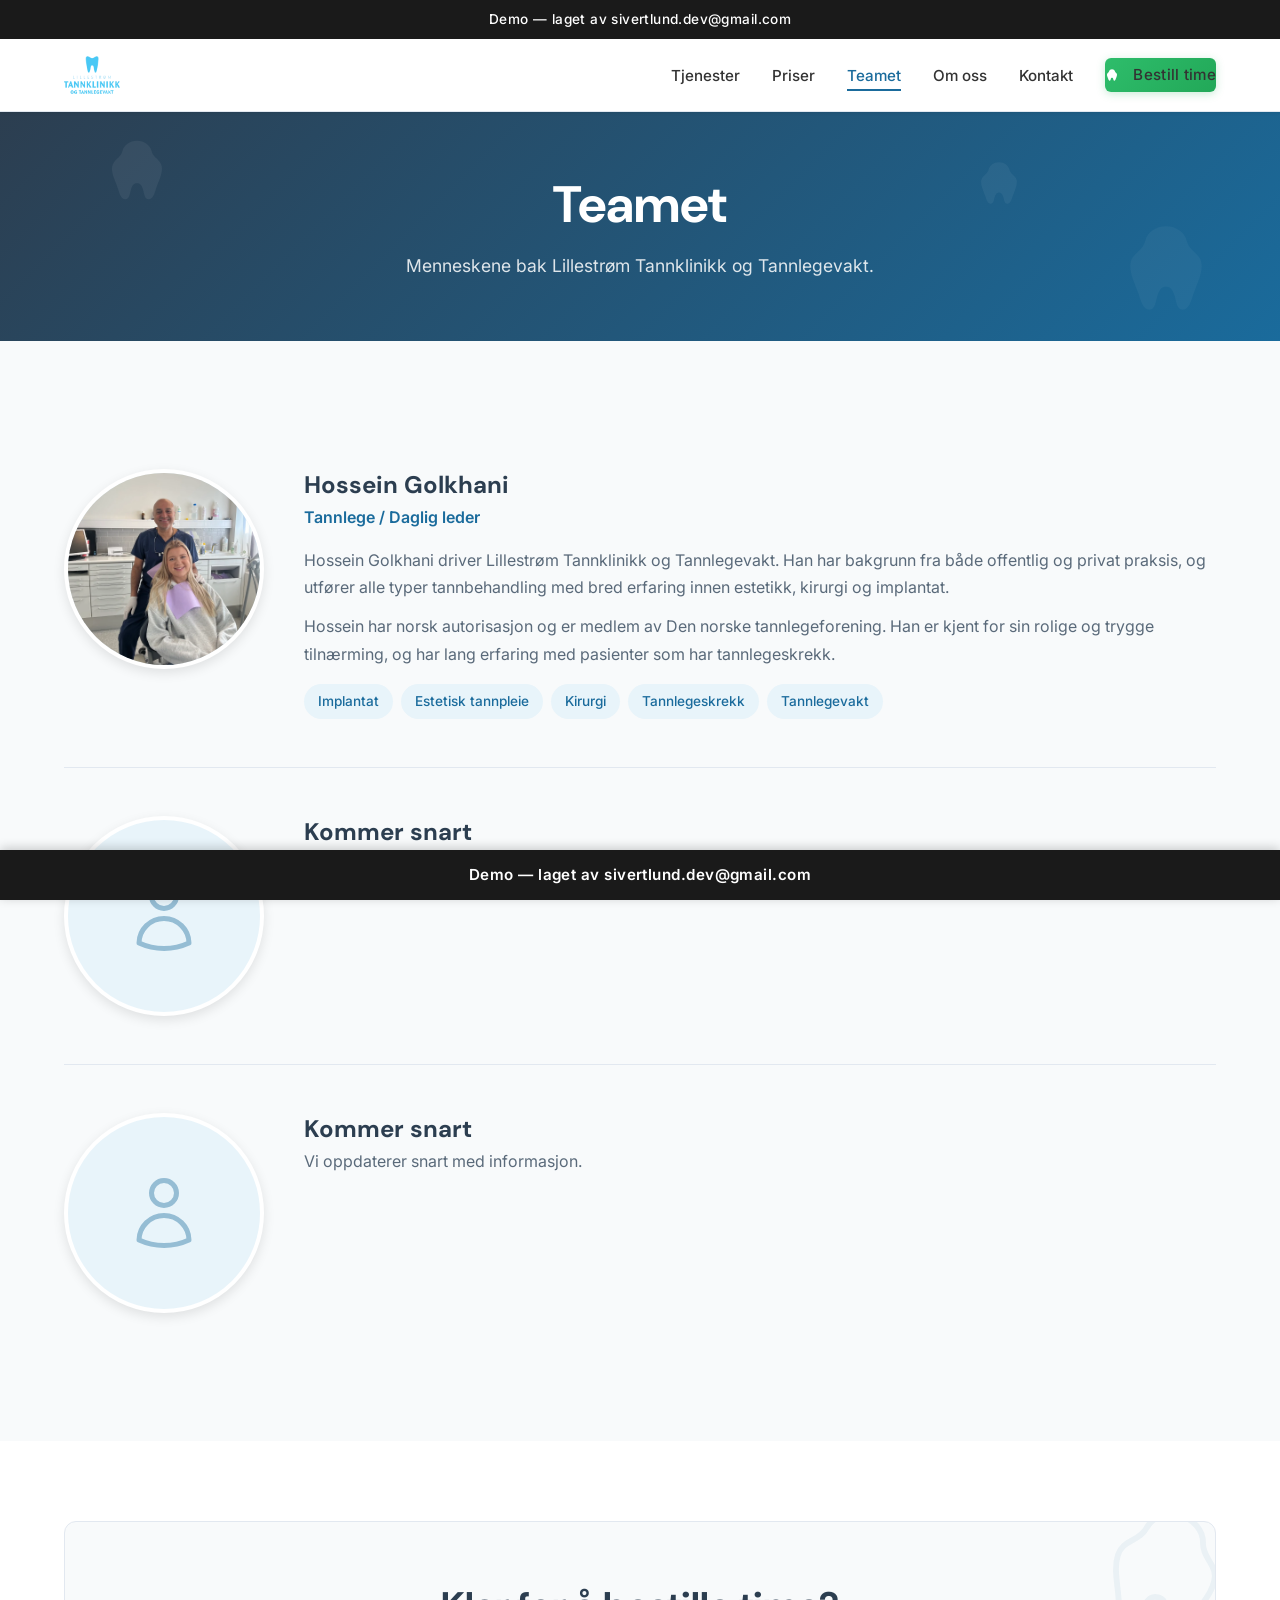
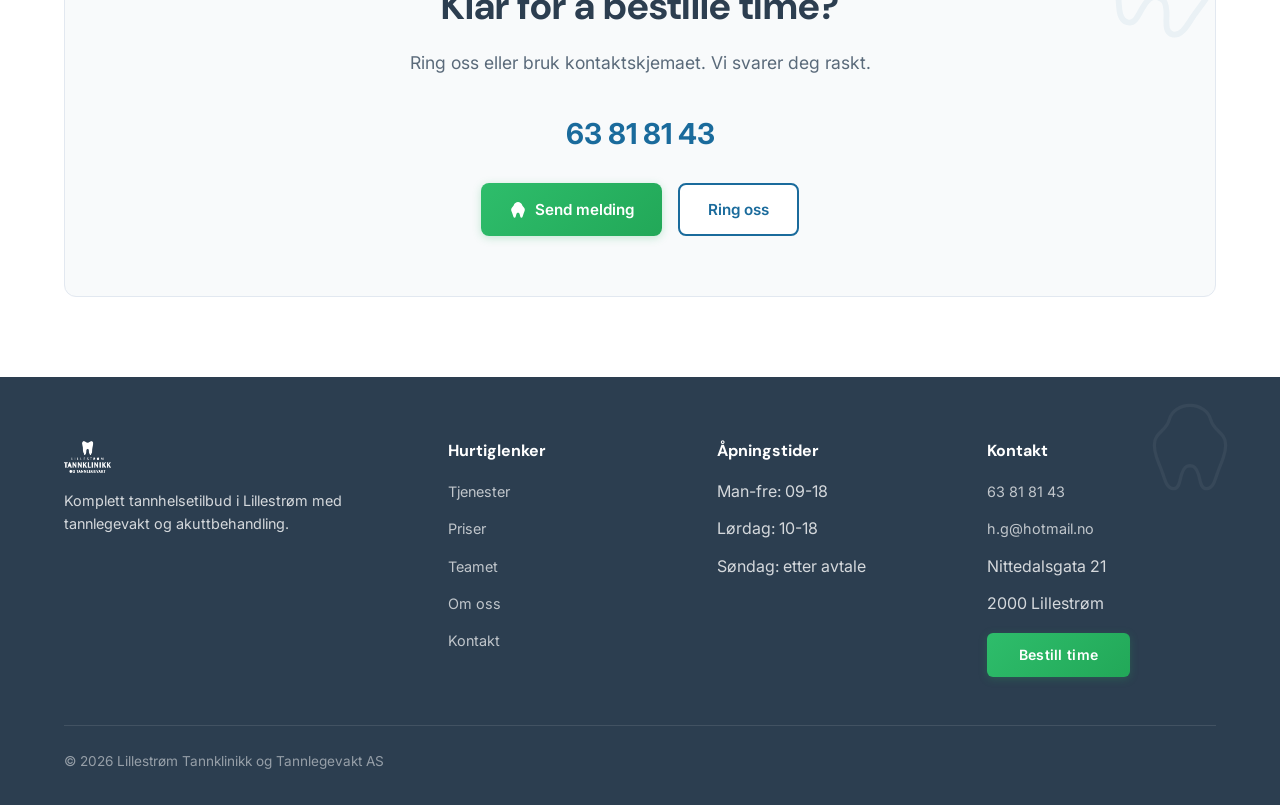
<file: teamet.html>
<!DOCTYPE html>
<html lang="nb">
<head>
  <meta charset="UTF-8">
  <meta name="viewport" content="width=device-width, initial-scale=1.0">
  <title>Teamet — Lillestrøm Tannklinikk og Tannlegevakt</title>
  <meta name="description" content="Møt teamet ved Lillestrøm Tannklinikk og Tannlegevakt AS. Tannlege Hossein Golkhani og våre medarbeidere.">

  <!-- Fonts -->
  <link rel="preconnect" href="https://fonts.googleapis.com">
  <link rel="preconnect" href="https://fonts.gstatic.com" crossorigin>
  <link href="https://fonts.googleapis.com/css2?family=DM+Sans:wght@400;500;600;700&family=Inter:wght@400;500;600;700&display=swap" rel="stylesheet">

  <link rel="stylesheet" href="style.css">
</head>
<body>

  <!-- ===== DEMO BANNER ===== -->
  <div class="demo-banner">Demo — laget av sivertlund.dev@gmail.com</div>

  <!-- ===== HEADER ===== -->
  <header class="header">
    <div class="container">
      <a href="index.html" class="logo">
        <img src="assets/images/logo.png" alt="Lillestrøm Tannklinikk og Tannlegevakt AS" loading="eager">
      </a>
      <nav>
        <ul class="nav-links" id="navLinks">
          <li><a href="tjenester.html">Tjenester</a></li>
          <li><a href="priser.html">Priser</a></li>
          <li><a href="teamet.html" class="active">Teamet</a></li>
          <li><a href="om.html">Om oss</a></li>
          <li><a href="kontakt.html">Kontakt</a></li>
          <li><a href="kontakt.html" class="btn btn-primary btn-nav">Bestill time</a></li>
        </ul>
      </nav>
      <button class="hamburger" id="hamburger" aria-label="Meny">
        <span></span>
        <span></span>
        <span></span>
      </button>
    </div>
  </header>

  <!-- ===== PAGE HERO ===== -->
  <section class="page-hero">
    <div class="page-hero-teeth" aria-hidden="true">
      <svg class="page-hero-tooth pht-1" viewBox="0 0 24 24" fill="rgba(255,255,255,0.06)"><path d="M12 2C9.5 2 7.5 3.5 7 5.5C6.5 7.5 5 8 4 9.5C3 11 3.5 13 4 14.5C4.5 16 5 17 5.5 18.5C6 20 6.5 22 8 22C9.5 22 9.5 20 10 18.5C10.5 17 11 16.5 12 16.5C13 16.5 13.5 17 14 18.5C14.5 20 14.5 22 16 22C17.5 22 18 20 18.5 18.5C19 17 19.5 16 20 14.5C20.5 13 21 11 20 9.5C19 8 17.5 7.5 17 5.5C16.5 3.5 14.5 2 12 2Z"/></svg>
      <svg class="page-hero-tooth pht-2" viewBox="0 0 24 24" fill="rgba(255,255,255,0.04)"><path d="M12 2C9.5 2 7.5 3.5 7 5.5C6.5 7.5 5 8 4 9.5C3 11 3.5 13 4 14.5C4.5 16 5 17 5.5 18.5C6 20 6.5 22 8 22C9.5 22 9.5 20 10 18.5C10.5 17 11 16.5 12 16.5C13 16.5 13.5 17 14 18.5C14.5 20 14.5 22 16 22C17.5 22 18 20 18.5 18.5C19 17 19.5 16 20 14.5C20.5 13 21 11 20 9.5C19 8 17.5 7.5 17 5.5C16.5 3.5 14.5 2 12 2Z"/></svg>
      <svg class="page-hero-tooth pht-3" viewBox="0 0 24 24" fill="rgba(255,255,255,0.05)"><path d="M12 2C9.5 2 7.5 3.5 7 5.5C6.5 7.5 5 8 4 9.5C3 11 3.5 13 4 14.5C4.5 16 5 17 5.5 18.5C6 20 6.5 22 8 22C9.5 22 9.5 20 10 18.5C10.5 17 11 16.5 12 16.5C13 16.5 13.5 17 14 18.5C14.5 20 14.5 22 16 22C17.5 22 18 20 18.5 18.5C19 17 19.5 16 20 14.5C20.5 13 21 11 20 9.5C19 8 17.5 7.5 17 5.5C16.5 3.5 14.5 2 12 2Z"/></svg>
    </div>
    <div class="container">
      <h1>Teamet</h1>
      <p>Menneskene bak Lillestrøm Tannklinikk og Tannlegevakt.</p>
    </div>
  </section>

  <!-- ===== TEAMET ===== -->
  <section class="team-section">
    <div class="container">

      <!-- Hossein Golkhani -->
      <div class="team-detail fade-in">
        <div class="team-detail-avatar">
          <img src="assets/images/hossein-pasient.webp" alt="Tannlege Hossein Golkhani">
        </div>
        <div>
          <h3>Hossein Golkhani</h3>
          <span class="role">Tannlege / Daglig leder</span>
          <p>Hossein Golkhani driver Lillestrøm Tannklinikk og Tannlegevakt. Han har bakgrunn fra både offentlig og privat praksis, og utfører alle typer tannbehandling med bred erfaring innen estetikk, kirurgi og implantat.</p>
          <p>Hossein har norsk autorisasjon og er medlem av Den norske tannlegeforening. Han er kjent for sin rolige og trygge tilnærming, og har lang erfaring med pasienter som har tannlegeskrekk.</p>
          <div class="specialties">
            <span class="specialty-tag">Implantat</span>
            <span class="specialty-tag">Estetisk tannpleie</span>
            <span class="specialty-tag">Kirurgi</span>
            <span class="specialty-tag">Tannlegeskrekk</span>
            <span class="specialty-tag">Tannlegevakt</span>
          </div>
        </div>
      </div>

      <!-- Placeholder 1 -->
      <div class="team-detail fade-in">
        <div class="team-detail-avatar">
          <svg xmlns="http://www.w3.org/2000/svg" fill="none" viewBox="0 0 24 24" stroke-width="1.5" stroke="currentColor"><path stroke-linecap="round" stroke-linejoin="round" d="M15.75 6a3.75 3.75 0 1 1-7.5 0 3.75 3.75 0 0 1 7.5 0ZM4.501 20.118a7.5 7.5 0 0 1 14.998 0A17.933 17.933 0 0 1 12 21.75c-2.676 0-5.216-.584-7.499-1.632Z" /></svg>
        </div>
        <div>
          <h3>Kommer snart</h3>
          <p>Vi oppdaterer snart med informasjon.</p>
        </div>
      </div>

      <!-- Placeholder 2 -->
      <div class="team-detail fade-in">
        <div class="team-detail-avatar">
          <svg xmlns="http://www.w3.org/2000/svg" fill="none" viewBox="0 0 24 24" stroke-width="1.5" stroke="currentColor"><path stroke-linecap="round" stroke-linejoin="round" d="M15.75 6a3.75 3.75 0 1 1-7.5 0 3.75 3.75 0 0 1 7.5 0ZM4.501 20.118a7.5 7.5 0 0 1 14.998 0A17.933 17.933 0 0 1 12 21.75c-2.676 0-5.216-.584-7.499-1.632Z" /></svg>
        </div>
        <div>
          <h3>Kommer snart</h3>
          <p>Vi oppdaterer snart med informasjon.</p>
        </div>
      </div>

    </div>
  </section>

  <!-- ===== CTA BANNER ===== -->
  <section class="cta-banner">
    <div class="container">
      <div class="cta-inner fade-in">
        <div class="cta-tooth-decor" aria-hidden="true">
          <svg viewBox="0 0 24 24" fill="none" stroke="currentColor" stroke-width="1"><path d="M12 2C9.5 2 7.5 3.5 7 5.5C6.5 7.5 5 8 4 9.5C3 11 3.5 13 4 14.5C4.5 16 5 17 5.5 18.5C6 20 6.5 22 8 22C9.5 22 9.5 20 10 18.5C10.5 17 11 16.5 12 16.5C13 16.5 13.5 17 14 18.5C14.5 20 14.5 22 16 22C17.5 22 18 20 18.5 18.5C19 17 19.5 16 20 14.5C20.5 13 21 11 20 9.5C19 8 17.5 7.5 17 5.5C16.5 3.5 14.5 2 12 2Z"/></svg>
        </div>
        <h2>Klar for å bestille time?</h2>
        <p>Ring oss eller bruk kontaktskjemaet. Vi svarer deg raskt.</p>
        <span class="cta-phone"><a href="tel:63818143">63 81 81 43</a></span>
        <div style="display: flex; gap: 16px; justify-content: center; flex-wrap: wrap;">
          <a href="kontakt.html" class="btn btn-primary btn-tooth-icon"><svg class="btn-icon" viewBox="0 0 20 20" fill="currentColor"><path d="M10 1C7.8 1 6 2.5 5.5 4.3C5 6 3.8 6.5 3 7.8C2 9 2.5 10.8 3 12C3.5 13.3 3.8 14 4.2 15.3C4.7 17 5 18.5 6.2 18.5C7.5 18.5 7.5 17 8 15.3C8.5 13.5 8.8 13 10 13C11.2 13 11.5 13.5 12 15.3C12.5 17 12.5 18.5 13.8 18.5C15 18.5 15.3 17 15.8 15.3C16.2 14 16.5 13.3 17 12C17.5 10.8 18 9 17 7.8C16.2 6.5 15 6 14.5 4.3C14 2.5 12.2 1 10 1Z"/></svg> Send melding</a>
          <a href="tel:63818143" class="btn btn-secondary">Ring oss</a>
        </div>
      </div>
    </div>
  </section>

  <!-- ===== FOOTER ===== -->
  <footer class="footer">
    <div class="container">
      <div class="footer-grid">
        <div class="footer-brand">
          <a href="index.html" class="logo">
            <img src="assets/images/logo.png" alt="Lillestrøm Tannklinikk og Tannlegevakt AS">
          </a>
          <p>Komplett tannhelsetilbud i Lillestrøm med tannlegevakt og akuttbehandling.</p>
        </div>
        <div>
          <h4>Hurtiglenker</h4>
          <ul class="footer-links">
            <li><a href="tjenester.html">Tjenester</a></li>
            <li><a href="priser.html">Priser</a></li>
            <li><a href="teamet.html">Teamet</a></li>
            <li><a href="om.html">Om oss</a></li>
            <li><a href="kontakt.html">Kontakt</a></li>
          </ul>
        </div>
        <div>
          <h4>Åpningstider</h4>
          <ul class="footer-links">
            <li>Man-fre: 09-18</li>
            <li>Lørdag: 10-18</li>
            <li>Søndag: etter avtale</li>
          </ul>
        </div>
        <div>
          <h4>Kontakt</h4>
          <ul class="footer-links">
            <li><a href="tel:63818143">63 81 81 43</a></li>
            <li><a href="mailto:h.g@hotmail.no">h.g@hotmail.no</a></li>
            <li>Nittedalsgata 21</li>
            <li>2000 Lillestrøm</li>
          </ul>
          <div style="margin-top: 16px;">
            <a href="kontakt.html" class="btn btn-primary btn-nav">Bestill time</a>
          </div>
        </div>
      </div>
      <div class="footer-bottom">
        <span>&copy; 2026 Lillestrøm Tannklinikk og Tannlegevakt AS</span>
      </div>
    </div>
  </footer>

  <!-- ===== DEMO BANNER STICKY ===== -->
  <div class="demo-banner-sticky">Demo — laget av sivertlund.dev@gmail.com</div>

  <script src="main.js"></script>
</body>
</html>
</file>
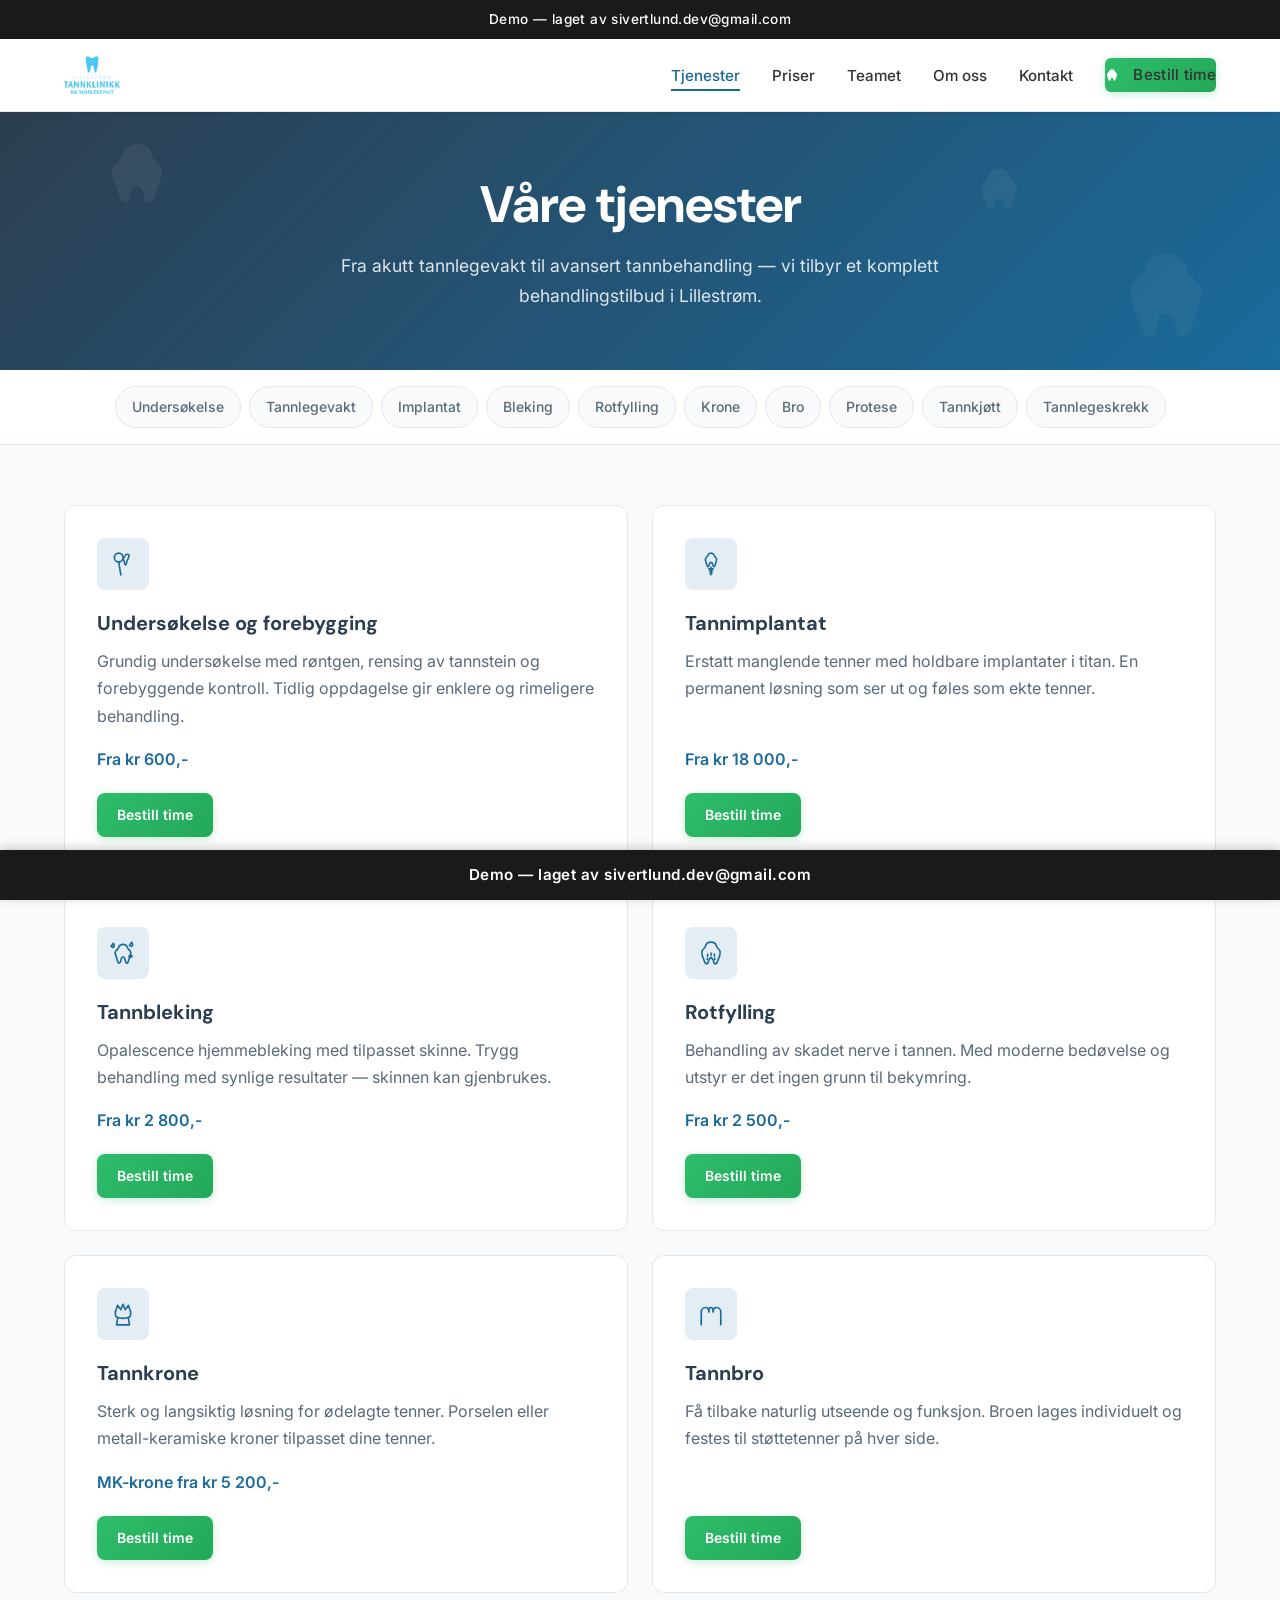
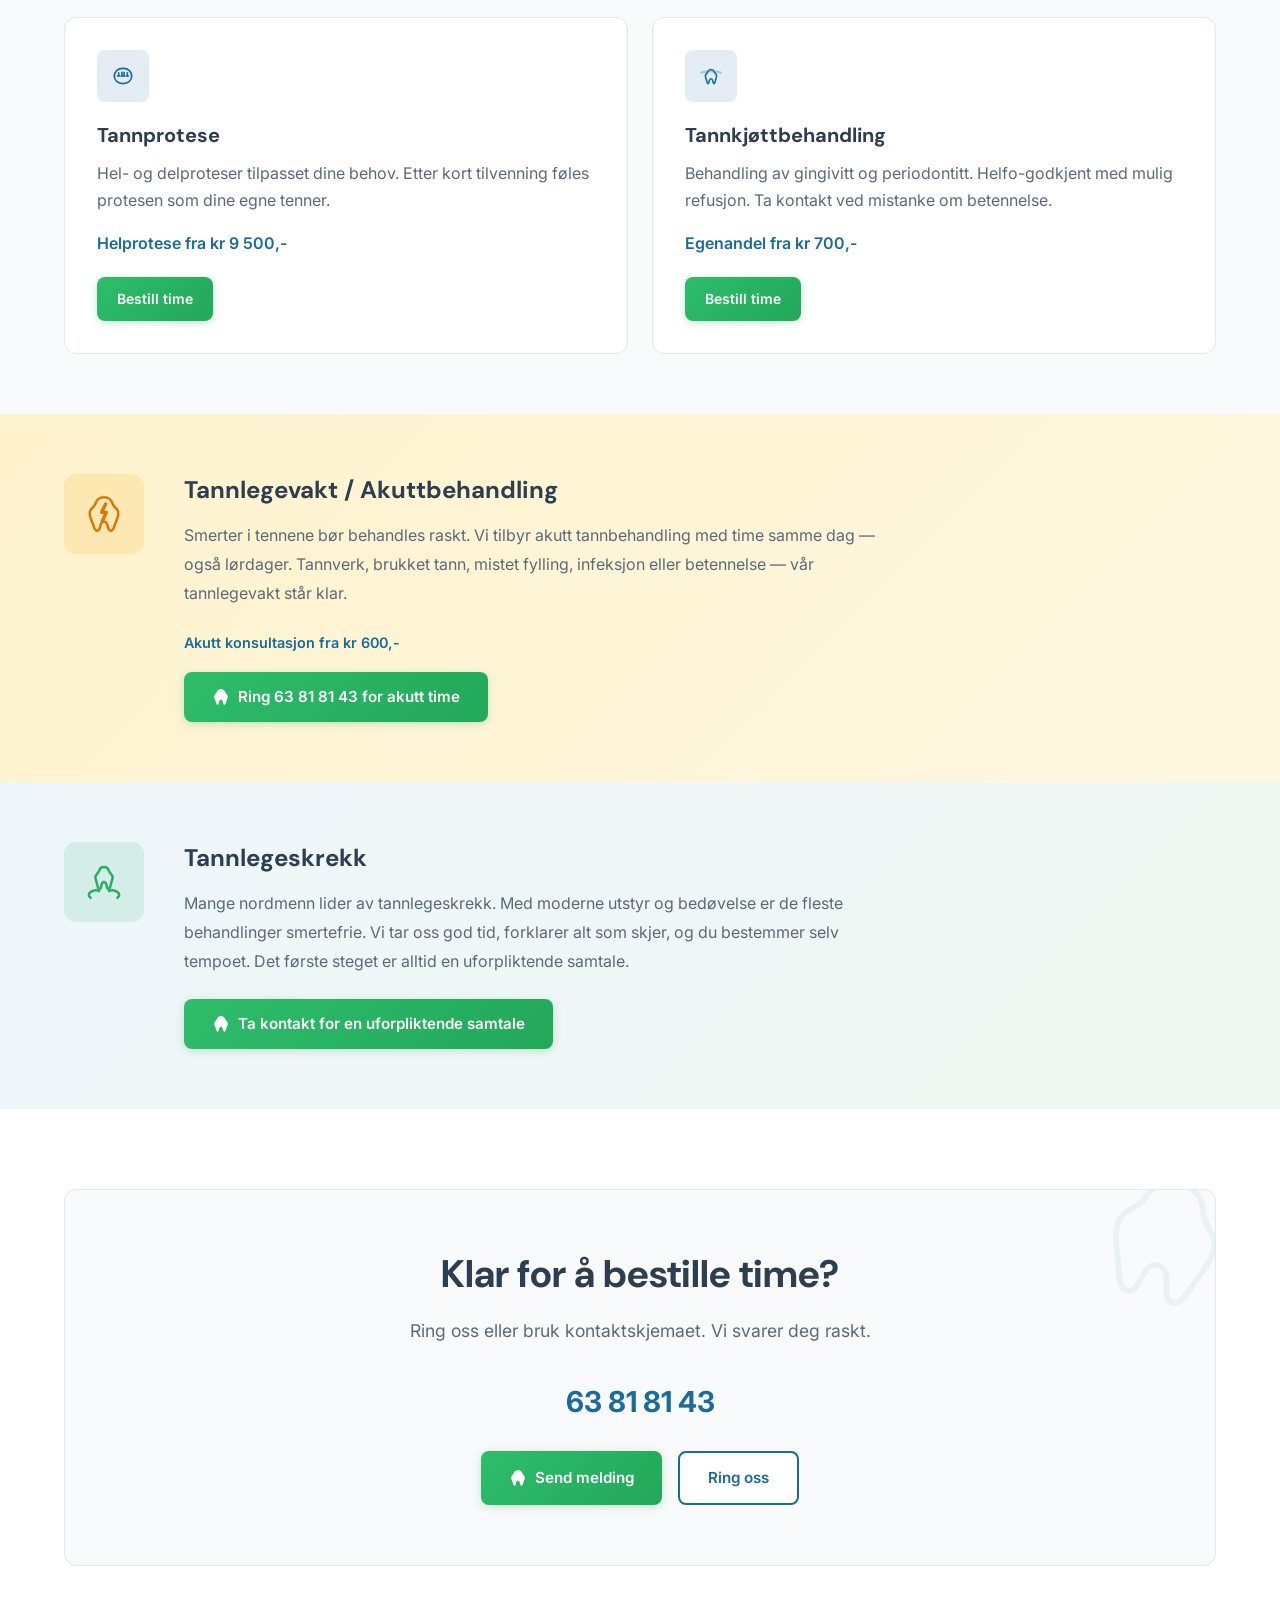
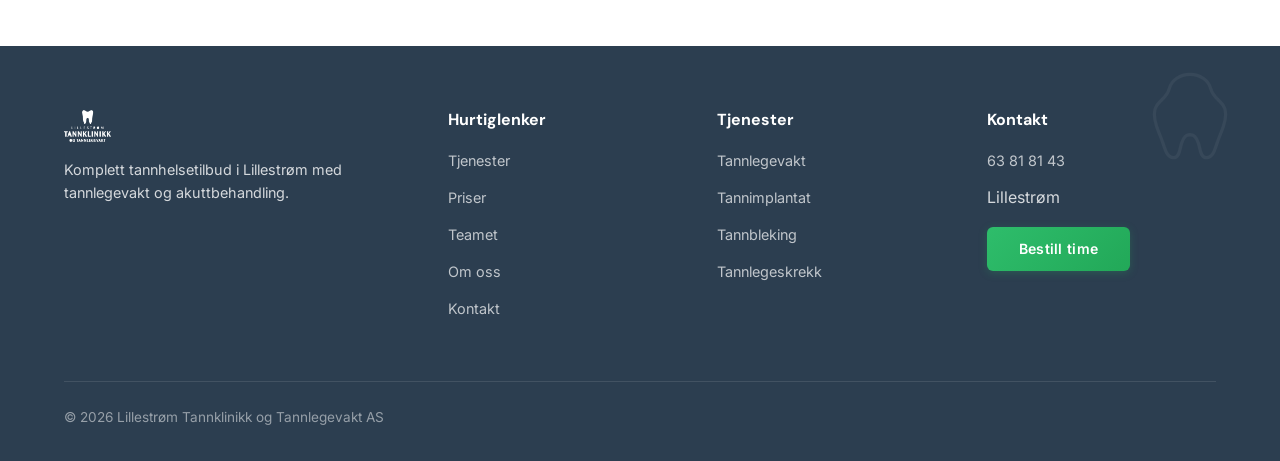
<file: tjenester.html>
<!DOCTYPE html>
<html lang="nb">
<head>
  <meta charset="UTF-8">
  <meta name="viewport" content="width=device-width, initial-scale=1.0">
  <title>Tjenester — Lillestrøm Tannklinikk og Tannlegevakt</title>
  <meta name="description" content="Oversikt over alle tannbehandlinger ved Lillestrøm Tannklinikk og Tannlegevakt AS. Tannlegevakt, implantat, bleking, rotfylling, kroner, broer, proteser, tannkjøttbehandling og hjelp med tannlegeskrekk.">
  <meta name="keywords" content="tannbehandling lillestrøm, tannlege tjenester, tannlegevakt, implantat, bleking, rotfylling, tannlegeskrekk, kroner, broer, proteser">

  <!-- Open Graph -->
  <meta property="og:title" content="Tjenester — Lillestrøm Tannklinikk og Tannlegevakt">
  <meta property="og:description" content="Fra akutt tannlegevakt til avansert tannbehandling — vi tilbyr et komplett behandlingstilbud i Lillestrøm.">
  <meta property="og:type" content="website">
  <meta property="og:locale" content="nb_NO">

  <!-- Fonts -->
  <link rel="preconnect" href="https://fonts.googleapis.com">
  <link rel="preconnect" href="https://fonts.gstatic.com" crossorigin>
  <link href="https://fonts.googleapis.com/css2?family=DM+Sans:wght@400;500;600;700&family=Inter:wght@400;500;600;700&display=swap" rel="stylesheet">

  <link rel="stylesheet" href="style.css">
</head>
<body>

  <!-- ===== DEMO BANNER ===== -->
  <div class="demo-banner">Demo — laget av sivertlund.dev@gmail.com</div>

  <!-- ===== HEADER ===== -->
  <header class="header">
    <div class="container">
      <a href="index.html" class="logo">
        <img src="assets/images/logo.png" alt="Lillestrøm Tannklinikk og Tannlegevakt AS" loading="eager">
      </a>
      <nav>
        <ul class="nav-links" id="navLinks">
          <li><a href="tjenester.html" class="active">Tjenester</a></li>
          <li><a href="priser.html">Priser</a></li>
          <li><a href="teamet.html">Teamet</a></li>
          <li><a href="om.html">Om oss</a></li>
          <li><a href="kontakt.html">Kontakt</a></li>
          <li><a href="kontakt.html" class="btn btn-primary btn-nav">Bestill time</a></li>
        </ul>
      </nav>
      <button class="hamburger" id="hamburger" aria-label="Meny">
        <span></span>
        <span></span>
        <span></span>
      </button>
    </div>
  </header>

  <!-- ===== PAGE HERO ===== -->
  <section class="page-hero">
    <div class="page-hero-teeth" aria-hidden="true">
      <svg class="page-hero-tooth pht-1" viewBox="0 0 24 24" fill="rgba(255,255,255,0.06)"><path d="M12 2C9.5 2 7.5 3.5 7 5.5C6.5 7.5 5 8 4 9.5C3 11 3.5 13 4 14.5C4.5 16 5 17 5.5 18.5C6 20 6.5 22 8 22C9.5 22 9.5 20 10 18.5C10.5 17 11 16.5 12 16.5C13 16.5 13.5 17 14 18.5C14.5 20 14.5 22 16 22C17.5 22 18 20 18.5 18.5C19 17 19.5 16 20 14.5C20.5 13 21 11 20 9.5C19 8 17.5 7.5 17 5.5C16.5 3.5 14.5 2 12 2Z"/></svg>
      <svg class="page-hero-tooth pht-2" viewBox="0 0 24 24" fill="rgba(255,255,255,0.04)"><path d="M12 2C9.5 2 7.5 3.5 7 5.5C6.5 7.5 5 8 4 9.5C3 11 3.5 13 4 14.5C4.5 16 5 17 5.5 18.5C6 20 6.5 22 8 22C9.5 22 9.5 20 10 18.5C10.5 17 11 16.5 12 16.5C13 16.5 13.5 17 14 18.5C14.5 20 14.5 22 16 22C17.5 22 18 20 18.5 18.5C19 17 19.5 16 20 14.5C20.5 13 21 11 20 9.5C19 8 17.5 7.5 17 5.5C16.5 3.5 14.5 2 12 2Z"/></svg>
      <svg class="page-hero-tooth pht-3" viewBox="0 0 24 24" fill="rgba(255,255,255,0.05)"><path d="M12 2C9.5 2 7.5 3.5 7 5.5C6.5 7.5 5 8 4 9.5C3 11 3.5 13 4 14.5C4.5 16 5 17 5.5 18.5C6 20 6.5 22 8 22C9.5 22 9.5 20 10 18.5C10.5 17 11 16.5 12 16.5C13 16.5 13.5 17 14 18.5C14.5 20 14.5 22 16 22C17.5 22 18 20 18.5 18.5C19 17 19.5 16 20 14.5C20.5 13 21 11 20 9.5C19 8 17.5 7.5 17 5.5C16.5 3.5 14.5 2 12 2Z"/></svg>
    </div>
    <div class="container">
      <h1>Våre tjenester</h1>
      <p>Fra akutt tannlegevakt til avansert tannbehandling — vi tilbyr et komplett behandlingstilbud i Lillestrøm.</p>
    </div>
  </section>

  <!-- ===== HURTIGNAVIGASJON ===== -->
  <nav class="services-nav" aria-label="Tjenester">
    <div class="container">
      <ul class="services-nav-list">
        <li><a href="#undersokelse">Undersøkelse</a></li>
        <li><a href="#akutt">Tannlegevakt</a></li>
        <li><a href="#implantat">Implantat</a></li>
        <li><a href="#bleking">Bleking</a></li>
        <li><a href="#rotfylling">Rotfylling</a></li>
        <li><a href="#krone">Krone</a></li>
        <li><a href="#bro">Bro</a></li>
        <li><a href="#protese">Protese</a></li>
        <li><a href="#tannkjott">Tannkjøtt</a></li>
        <li><a href="#tannlegeskrekk">Tannlegeskrekk</a></li>
      </ul>
    </div>
  </nav>

  <!-- ===== TJENESTER GRID ===== -->
  <section class="services-grid-section">
    <div class="container">
      <div class="services-grid-detail">

        <!-- Undersøkelse -->
        <div class="service-card-detail fade-in" id="undersokelse">
          <div class="service-icon">
            <svg xmlns="http://www.w3.org/2000/svg" viewBox="0 0 24 24" fill="none" stroke="currentColor" stroke-width="1.5" stroke-linecap="round" stroke-linejoin="round"><circle cx="8" cy="6" r="4"/><path d="M8 10l2 12"/><path d="M16 3c-1 0-2 .7-2.2 1.5-.3 1-.8 1.5-1.3 2-.5.8-.2 1.5.3 2 .3.8.3 1.2.5 2.2.3 1.5.5 2.5 1 2.5s.7-1 1-2.5c.3-1.5.5-1.5 1-2.5.5-1 .5-1.5 1-2.5S18 3 16 3Z"/></svg>
          </div>
          <h2>Undersøkelse og forebygging</h2>
          <p>Grundig undersøkelse med røntgen, rensing av tannstein og forebyggende kontroll. Tidlig oppdagelse gir enklere og rimeligere behandling.</p>
          <span class="service-price">Fra kr 600,-</span>
          <a href="kontakt.html" class="btn btn-primary btn-sm">Bestill time</a>
        </div>

        <!-- Tannimplantat -->
        <div class="service-card-detail fade-in" id="implantat">
          <div class="service-icon">
            <svg xmlns="http://www.w3.org/2000/svg" viewBox="0 0 24 24" fill="none" stroke="currentColor" stroke-width="1.5" stroke-linecap="round" stroke-linejoin="round"><path d="M12 2C10.5 2 9.5 2.8 9.2 3.8C8.8 5 8 5.5 7.3 6.5C6.5 7.5 6.8 8.8 7.2 9.8C7.5 10.8 7.8 11.5 8 12.5C8.3 13.8 8.5 14.5 9.3 14.5C10 14.5 10 13.5 10.3 12.5C10.7 11 11 10.5 12 10.5C13 10.5 13.3 11 13.7 12.5C14 13.5 14 14.5 14.7 14.5C15.5 14.5 15.7 13.8 16 12.5C16.2 11.5 16.5 10.8 16.8 9.8C17.2 8.8 17.5 7.5 16.7 6.5C16 5.5 15.2 5 14.8 3.8C14.5 2.8 13.5 2 12 2Z"/><line x1="12" y1="15" x2="12" y2="22"/><line x1="10" y1="16.5" x2="14" y2="16.5"/><line x1="10.5" y1="18.5" x2="13.5" y2="18.5"/><line x1="11" y1="20.5" x2="13" y2="20.5"/></svg>
          </div>
          <h2>Tannimplantat</h2>
          <p>Erstatt manglende tenner med holdbare implantater i titan. En permanent løsning som ser ut og føles som ekte tenner.</p>
          <span class="service-price">Fra kr 18 000,-</span>
          <a href="kontakt.html" class="btn btn-primary btn-sm">Bestill time</a>
        </div>

        <!-- Tannbleking -->
        <div class="service-card-detail fade-in" id="bleking">
          <div class="service-icon">
            <svg xmlns="http://www.w3.org/2000/svg" viewBox="0 0 24 24" fill="none" stroke="currentColor" stroke-width="1.5" stroke-linecap="round" stroke-linejoin="round"><path d="M12 4C10 4 8.5 5.2 8 6.8C7.5 8.5 6.2 9 5.3 10.2C4.5 11.5 4.8 13 5.3 14.2C5.8 15.5 6.2 16.5 6.5 17.8C7 19.5 7.3 21.5 8.5 21.5C9.7 21.5 9.7 19.5 10.2 17.8C10.7 16 11 15.5 12 15.5C13 15.5 13.3 16 13.8 17.8C14.3 19.5 14.3 21.5 15.5 21.5C16.7 21.5 17 19.5 17.5 17.8C17.8 16.5 18.2 15.5 18.7 14.2C19.2 13 19.5 11.5 18.7 10.2C17.8 9 16.5 8.5 16 6.8C15.5 5.2 14 4 12 4Z"/><path d="M3 3L4 5L3 7L1 6L3 3Z" class="sparkle"/><path d="M20 2L21 4L20 6L18 5L20 2Z" class="sparkle"/><path d="M19 14L20.5 15L19 16L17.5 15L19 14Z" class="sparkle"/></svg>
          </div>
          <h2>Tannbleking</h2>
          <p>Opalescence hjemmebleking med tilpasset skinne. Trygg behandling med synlige resultater — skinnen kan gjenbrukes.</p>
          <span class="service-price">Fra kr 2 800,-</span>
          <a href="kontakt.html" class="btn btn-primary btn-sm">Bestill time</a>
        </div>

        <!-- Rotfylling -->
        <div class="service-card-detail fade-in" id="rotfylling">
          <div class="service-icon">
            <svg xmlns="http://www.w3.org/2000/svg" viewBox="0 0 24 24" fill="none" stroke="currentColor" stroke-width="1.5" stroke-linecap="round" stroke-linejoin="round"><path d="M12 2C9.5 2 7.5 3.5 7 5.5C6.5 7.5 5 8 4 9.5C3 11 3.5 13 4 14.5C4.5 16 5 17 5.5 18.5C6 20 6.5 22 8 22C9.5 22 9.5 20 10 18.5C10.5 17 11 16.5 12 16.5C13 16.5 13.5 17 14 18.5C14.5 20 14.5 22 16 22C17.5 22 18 20 18.5 18.5C19 17 19.5 16 20 14.5C20.5 13 21 11 20 9.5C19 8 17.5 7.5 17 5.5C16.5 3.5 14.5 2 12 2Z"/><path d="M9 13L8.5 18" stroke-dasharray="2 2"/><path d="M12 12L12 17" stroke-dasharray="2 2"/><path d="M15 13L15.5 18" stroke-dasharray="2 2"/></svg>
          </div>
          <h2>Rotfylling</h2>
          <p>Behandling av skadet nerve i tannen. Med moderne bedøvelse og utstyr er det ingen grunn til bekymring.</p>
          <span class="service-price">Fra kr 2 500,-</span>
          <a href="kontakt.html" class="btn btn-primary btn-sm">Bestill time</a>
        </div>

        <!-- Tannkrone -->
        <div class="service-card-detail fade-in" id="krone">
          <div class="service-icon">
            <svg xmlns="http://www.w3.org/2000/svg" viewBox="0 0 24 24" fill="none" stroke="currentColor" stroke-width="1.5" stroke-linecap="round" stroke-linejoin="round"><path d="M5 10L7 4L10 8L12 3L14 8L17 4L19 10"/><path d="M5 10C5 10 5 12 5 13C5 15 7 16 12 16C17 16 19 15 19 13C19 12 19 10 19 10"/><path d="M7 16L6 22H18L17 16"/></svg>
          </div>
          <h2>Tannkrone</h2>
          <p>Sterk og langsiktig løsning for ødelagte tenner. Porselen eller metall-keramiske kroner tilpasset dine tenner.</p>
          <span class="service-price">MK-krone fra kr 5 200,-</span>
          <a href="kontakt.html" class="btn btn-primary btn-sm">Bestill time</a>
        </div>

        <!-- Tannbro -->
        <div class="service-card-detail fade-in" id="bro">
          <div class="service-icon">
            <svg xmlns="http://www.w3.org/2000/svg" viewBox="0 0 24 24" fill="none" stroke="currentColor" stroke-width="1.5" stroke-linecap="round" stroke-linejoin="round"><path d="M3 18V10C3 10 3 6 7 6C9.5 6 10 8 10 10"/><path d="M21 18V10C21 10 21 6 17 6C14.5 6 14 8 14 10"/><path d="M10 10C10 10 10 6 12 6C14 6 14 10 14 10"/><line x1="3" y1="18" x2="3" y2="22"/><line x1="21" y1="18" x2="21" y2="22"/></svg>
          </div>
          <h2>Tannbro</h2>
          <p>Få tilbake naturlig utseende og funksjon. Broen lages individuelt og festes til støttetenner på hver side.</p>
          <a href="kontakt.html" class="btn btn-primary btn-sm">Bestill time</a>
        </div>

        <!-- Tannprotese -->
        <div class="service-card-detail fade-in" id="protese">
          <div class="service-icon">
            <svg xmlns="http://www.w3.org/2000/svg" viewBox="0 0 24 24" fill="none" stroke="currentColor" stroke-width="1.5" stroke-linecap="round" stroke-linejoin="round"><path d="M4 12C4 8 7 5 12 5C17 5 20 8 20 12"/><path d="M4 12C4 16 7 19 12 19C17 19 20 16 20 12"/><path d="M7 12H9M10.5 12H13.5M15 12H17"/><path d="M8 9V12M11 8.5V12M13 8.5V12M16 9V12"/></svg>
          </div>
          <h2>Tannprotese</h2>
          <p>Hel- og delproteser tilpasset dine behov. Etter kort tilvenning føles protesen som dine egne tenner.</p>
          <span class="service-price">Helprotese fra kr 9 500,-</span>
          <a href="kontakt.html" class="btn btn-primary btn-sm">Bestill time</a>
        </div>

        <!-- Tannkjøttbehandling -->
        <div class="service-card-detail fade-in" id="tannkjott">
          <div class="service-icon">
            <svg xmlns="http://www.w3.org/2000/svg" viewBox="0 0 24 24" fill="none" stroke="currentColor" stroke-width="1.5" stroke-linecap="round" stroke-linejoin="round"><path d="M12 6C10.5 6 9.5 6.8 9.2 7.8C8.8 9 8 9.5 7.3 10.5C6.5 11.5 6.8 12.8 7.2 13.8C7.5 14.8 7.8 15.5 8 16.5C8.3 17.8 8.5 19 9.3 19C10 19 10 18 10.3 16.5C10.7 15 11 14.5 12 14.5C13 14.5 13.3 15 13.7 16.5C14 18 14 19 14.7 19C15.5 19 15.7 17.8 16 16.5C16.2 15.5 16.5 14.8 16.8 13.8C17.2 12.8 17.5 11.5 16.7 10.5C16 9.5 15.2 9 14.8 7.8C14.5 6.8 13.5 6 12 6Z"/><path d="M3 9C5 8 8 7.5 12 7.5C16 7.5 19 8 21 9" stroke-width="2" opacity="0.3"/></svg>
          </div>
          <h2>Tannkjøttbehandling</h2>
          <p>Behandling av gingivitt og periodontitt. Helfo-godkjent med mulig refusjon. Ta kontakt ved mistanke om betennelse.</p>
          <span class="service-price">Egenandel fra kr 700,-</span>
          <a href="kontakt.html" class="btn btn-primary btn-sm">Bestill time</a>
        </div>

      </div>
    </div>
  </section>

  <!-- ===== TANNLEGEVAKT (FREMHEVET) ===== -->
  <section class="service-highlight-section service-highlight--emergency" id="akutt">
    <div class="container">
      <div class="service-highlight-inner fade-in">
        <div class="service-highlight-icon">
          <svg xmlns="http://www.w3.org/2000/svg" viewBox="0 0 24 24" fill="none" stroke="currentColor" stroke-width="1.5" stroke-linecap="round" stroke-linejoin="round"><path d="M12 2C9.5 2 7.5 3.5 7 5.5C6.5 7.5 5 8 4 9.5C3 11 3.5 13 4 14.5C4.5 16 5 17 5.5 18.5C6 20 6.5 22 8 22C9.5 22 9.5 20 10 18.5C10.5 17 11 16.5 12 16.5C13 16.5 13.5 17 14 18.5C14.5 20 14.5 22 16 22C17.5 22 18 20 18.5 18.5C19 17 19.5 16 20 14.5C20.5 13 21 11 20 9.5C19 8 17.5 7.5 17 5.5C16.5 3.5 14.5 2 12 2Z"/><path d="M13 6L10.5 11H13.5L11 16" stroke-width="2" stroke-linecap="round" stroke-linejoin="round"/></svg>
        </div>
        <div class="service-highlight-content">
          <h2>Tannlegevakt / Akuttbehandling</h2>
          <p>Smerter i tennene bør behandles raskt. Vi tilbyr akutt tannbehandling med time samme dag — også lørdager. Tannverk, brukket tann, mistet fylling, infeksjon eller betennelse — vår tannlegevakt står klar.</p>
          <span class="service-price" style="display: block; margin-bottom: 16px;">Akutt konsultasjon fra kr 600,-</span>
          <a href="tel:63818143" class="btn btn-primary btn-tooth-icon"><svg class="btn-icon" viewBox="0 0 20 20" fill="currentColor"><path d="M10 1C7.8 1 6 2.5 5.5 4.3C5 6 3.8 6.5 3 7.8C2 9 2.5 10.8 3 12C3.5 13.3 3.8 14 4.2 15.3C4.7 17 5 18.5 6.2 18.5C7.5 18.5 7.5 17 8 15.3C8.5 13.5 8.8 13 10 13C11.2 13 11.5 13.5 12 15.3C12.5 17 12.5 18.5 13.8 18.5C15 18.5 15.3 17 15.8 15.3C16.2 14 16.5 13.3 17 12C17.5 10.8 18 9 17 7.8C16.2 6.5 15 6 14.5 4.3C14 2.5 12.2 1 10 1Z"/></svg> Ring 63 81 81 43 for akutt time</a>
        </div>
      </div>
    </div>
  </section>

  <!-- ===== TANNLEGESKREKK (FREMHEVET) ===== -->
  <section class="service-highlight-section" id="tannlegeskrekk">
    <div class="container">
      <div class="service-highlight-inner fade-in">
        <div class="service-highlight-icon">
          <svg xmlns="http://www.w3.org/2000/svg" viewBox="0 0 24 24" fill="none" stroke="currentColor" stroke-width="1.5" stroke-linecap="round" stroke-linejoin="round"><path d="M12 3C10.5 3 9.5 3.8 9.2 5C8.8 6.2 8 6.8 7.3 7.8C6.5 8.8 6.8 10 7.2 11C7.5 12 7.8 12.8 8 13.8C8.3 15 8.5 16.2 9.3 16.2C10.2 16.2 10.2 15 10.5 13.8C10.8 12.5 11 12 12 12C13 12 13.2 12.5 13.5 13.8C13.8 15 13.8 16.2 14.7 16.2C15.5 16.2 15.7 15 16 13.8C16.2 12.8 16.5 12 16.8 11C17.2 10 17.5 8.8 16.7 7.8C16 6.8 15.2 6.2 14.8 5C14.5 3.8 13.5 3 12 3Z"/><path d="M4 18C5.5 17 8 16.5 9 17.5"/><path d="M20 18C18.5 17 16 16.5 15 17.5"/><path d="M4 18C2.5 19 2.5 20.5 4 21.5"/><path d="M20 18C21.5 19 21.5 20.5 20 21.5"/></svg>
        </div>
        <div class="service-highlight-content">
          <h2>Tannlegeskrekk</h2>
          <p>Mange nordmenn lider av tannlegeskrekk. Med moderne utstyr og bedøvelse er de fleste behandlinger smertefrie. Vi tar oss god tid, forklarer alt som skjer, og du bestemmer selv tempoet. Det første steget er alltid en uforpliktende samtale.</p>
          <a href="kontakt.html" class="btn btn-primary btn-tooth-icon"><svg class="btn-icon" viewBox="0 0 20 20" fill="currentColor"><path d="M10 1C7.8 1 6 2.5 5.5 4.3C5 6 3.8 6.5 3 7.8C2 9 2.5 10.8 3 12C3.5 13.3 3.8 14 4.2 15.3C4.7 17 5 18.5 6.2 18.5C7.5 18.5 7.5 17 8 15.3C8.5 13.5 8.8 13 10 13C11.2 13 11.5 13.5 12 15.3C12.5 17 12.5 18.5 13.8 18.5C15 18.5 15.3 17 15.8 15.3C16.2 14 16.5 13.3 17 12C17.5 10.8 18 9 17 7.8C16.2 6.5 15 6 14.5 4.3C14 2.5 12.2 1 10 1Z"/></svg> Ta kontakt for en uforpliktende samtale</a>
        </div>
      </div>
    </div>
  </section>

  <!-- ===== CTA BANNER ===== -->
  <section class="cta-banner">
    <div class="container">
      <div class="cta-inner fade-in">
        <div class="cta-tooth-decor" aria-hidden="true">
          <svg viewBox="0 0 24 24" fill="none" stroke="currentColor" stroke-width="1"><path d="M12 2C9.5 2 7.5 3.5 7 5.5C6.5 7.5 5 8 4 9.5C3 11 3.5 13 4 14.5C4.5 16 5 17 5.5 18.5C6 20 6.5 22 8 22C9.5 22 9.5 20 10 18.5C10.5 17 11 16.5 12 16.5C13 16.5 13.5 17 14 18.5C14.5 20 14.5 22 16 22C17.5 22 18 20 18.5 18.5C19 17 19.5 16 20 14.5C20.5 13 21 11 20 9.5C19 8 17.5 7.5 17 5.5C16.5 3.5 14.5 2 12 2Z"/></svg>
        </div>
        <h2>Klar for å bestille time?</h2>
        <p>Ring oss eller bruk kontaktskjemaet. Vi svarer deg raskt.</p>
        <span class="cta-phone"><a href="tel:63818143">63 81 81 43</a></span>
        <div style="display: flex; gap: 16px; justify-content: center; flex-wrap: wrap;">
          <a href="kontakt.html" class="btn btn-primary btn-tooth-icon"><svg class="btn-icon" viewBox="0 0 20 20" fill="currentColor"><path d="M10 1C7.8 1 6 2.5 5.5 4.3C5 6 3.8 6.5 3 7.8C2 9 2.5 10.8 3 12C3.5 13.3 3.8 14 4.2 15.3C4.7 17 5 18.5 6.2 18.5C7.5 18.5 7.5 17 8 15.3C8.5 13.5 8.8 13 10 13C11.2 13 11.5 13.5 12 15.3C12.5 17 12.5 18.5 13.8 18.5C15 18.5 15.3 17 15.8 15.3C16.2 14 16.5 13.3 17 12C17.5 10.8 18 9 17 7.8C16.2 6.5 15 6 14.5 4.3C14 2.5 12.2 1 10 1Z"/></svg> Send melding</a>
          <a href="tel:63818143" class="btn btn-secondary">Ring oss</a>
        </div>
      </div>
    </div>
  </section>

  <!-- ===== FOOTER ===== -->
  <footer class="footer">
    <div class="container">
      <div class="footer-grid">
        <div class="footer-brand">
          <a href="index.html" class="logo">
            <img src="assets/images/logo.png" alt="Lillestrøm Tannklinikk og Tannlegevakt AS">
          </a>
          <p>Komplett tannhelsetilbud i Lillestrøm med tannlegevakt og akuttbehandling.</p>
        </div>
        <div>
          <h4>Hurtiglenker</h4>
          <ul class="footer-links">
            <li><a href="tjenester.html">Tjenester</a></li>
            <li><a href="priser.html">Priser</a></li>
            <li><a href="teamet.html">Teamet</a></li>
            <li><a href="om.html">Om oss</a></li>
            <li><a href="kontakt.html">Kontakt</a></li>
          </ul>
        </div>
        <div>
          <h4>Tjenester</h4>
          <ul class="footer-links">
            <li><a href="tjenester.html#akutt">Tannlegevakt</a></li>
            <li><a href="tjenester.html#implantat">Tannimplantat</a></li>
            <li><a href="tjenester.html#bleking">Tannbleking</a></li>
            <li><a href="tjenester.html#tannlegeskrekk">Tannlegeskrekk</a></li>
          </ul>
        </div>
        <div>
          <h4>Kontakt</h4>
          <ul class="footer-links">
            <li><a href="tel:63818143">63 81 81 43</a></li>
            <li>Lillestrøm</li>
          </ul>
          <div style="margin-top: 16px;">
            <a href="kontakt.html" class="btn btn-primary btn-nav">Bestill time</a>
          </div>
        </div>
      </div>
      <div class="footer-bottom">
        <span>&copy; 2026 Lillestrøm Tannklinikk og Tannlegevakt AS</span>
      </div>
    </div>
  </footer>

  <!-- ===== DEMO BANNER STICKY ===== -->
  <div class="demo-banner-sticky">Demo — laget av sivertlund.dev@gmail.com</div>

  <script src="main.js"></script>
</body>
</html>
</file>
<file: style.css>
/* ===== RESET & BASE ===== */
*, *::before, *::after {
  box-sizing: border-box;
  margin: 0;
  padding: 0;
}

:root {
  --primary: #1A6B9C;
  --primary-dark: #145980;
  --primary-light: #E8F4FA;
  --secondary: #2C3E50;
  --accent: #27AE60;
  --accent-hover: #219a52;
  --bg: #F8FAFB;
  --white: #FFFFFF;
  --text: #333333;
  --text-light: #5a6a7a;
  --border: #E2E8F0;
  --shadow-sm: 0 1px 3px rgba(0,0,0,0.08);
  --shadow-md: 0 4px 12px rgba(0,0,0,0.1);
  --shadow-lg: 0 8px 30px rgba(0,0,0,0.12);
  --radius: 12px;
  --radius-sm: 8px;
  --transition: 0.3s ease;
}

html {
  scroll-behavior: smooth;
  font-size: 16px;
}

body {
  font-family: 'Inter', 'Open Sans', -apple-system, BlinkMacSystemFont, sans-serif;
  color: var(--text);
  background: var(--bg);
  line-height: 1.7;
  -webkit-font-smoothing: antialiased;
}

img {
  max-width: 100%;
  height: auto;
  display: block;
}

a {
  color: var(--primary);
  text-decoration: none;
  transition: color var(--transition);
}

a:hover {
  color: var(--primary-dark);
}

h1, h2, h3, h4 {
  font-family: 'DM Sans', 'Inter', sans-serif;
  color: var(--secondary);
  line-height: 1.3;
  font-weight: 700;
}

h1 { font-size: clamp(2rem, 5vw, 3.2rem); }
h2 { font-size: clamp(1.6rem, 3.5vw, 2.4rem); }
h3 { font-size: clamp(1.2rem, 2.5vw, 1.5rem); }

.container {
  max-width: 1200px;
  margin: 0 auto;
  padding: 0 24px;
}

section {
  padding: 80px 0;
}

/* ===== DEMO BANNER ===== */
.demo-banner {
  background: #1a1a1a;
  color: #fff;
  text-align: center;
  padding: 8px 16px;
  font-size: 0.85rem;
  font-weight: 500;
  letter-spacing: 0.03em;
  z-index: 1100;
  position: relative;
}

.demo-banner a {
  color: #93c5fd;
  text-decoration: underline;
  font-weight: 600;
}

.demo-banner a:hover {
  color: #bfdbfe;
}

.demo-banner-sticky {
  position: fixed;
  bottom: 0;
  left: 0;
  right: 0;
  z-index: 1100;
  background: #1a1a1a;
  color: #fff;
  text-align: center;
  padding: 12px 16px;
  font-size: 0.95rem;
  font-weight: 600;
  letter-spacing: 0.03em;
  box-shadow: 0 -2px 10px rgba(0,0,0,0.2);
}

.demo-banner-sticky a {
  color: #93c5fd;
  text-decoration: underline;
  font-weight: 700;
}

.demo-banner-sticky a:hover {
  color: #bfdbfe;
}

/* ===== HEADER / NAV ===== */
.header {
  position: sticky;
  top: 0;
  z-index: 1000;
  background: var(--white);
  border-bottom: 1px solid var(--border);
  box-shadow: var(--shadow-sm);
}

.header .container {
  display: flex;
  align-items: center;
  justify-content: space-between;
  height: 72px;
}

.logo {
  display: flex;
  align-items: center;
  gap: 0;
}

.logo img {
  height: 38px;
  width: auto;
}

.nav-links {
  display: flex;
  align-items: center;
  gap: 32px;
  list-style: none;
}

.nav-links a {
  color: var(--text);
  font-size: 0.95rem;
  font-weight: 500;
  position: relative;
  padding: 4px 0;
}

.nav-links a:not(.btn)::after {
  content: '';
  position: absolute;
  bottom: -2px;
  left: 0;
  width: 0;
  height: 2px;
  background: var(--primary);
  transition: width var(--transition);
}

.nav-links a:not(.btn):hover::after,
.nav-links a:not(.btn).active::after {
  width: 100%;
}

.nav-links a:not(.btn):hover {
  color: var(--primary);
}

.nav-links a:not(.btn).active {
  color: var(--primary);
}

/* CTA Button */
.btn {
  display: inline-flex;
  align-items: center;
  gap: 8px;
  padding: 12px 28px;
  border-radius: var(--radius-sm);
  font-weight: 600;
  font-size: 0.95rem;
  cursor: pointer;
  transition: all var(--transition);
  border: none;
  text-decoration: none;
}

.btn-primary {
  background: linear-gradient(135deg, #2ebd6b, #22a858);
  color: var(--white);
  box-shadow: 0 2px 8px rgba(39, 174, 96, 0.25);
}

.btn-primary:hover {
  background: linear-gradient(135deg, #34d477, #27ae60);
  color: var(--white);
  transform: translateY(-1px);
  box-shadow: 0 6px 20px rgba(39, 174, 96, 0.35);
}

.btn-secondary {
  background: var(--white);
  color: var(--primary);
  border: 2px solid var(--primary);
}

.btn-secondary:hover {
  background: var(--primary);
  color: var(--white);
  transform: translateY(-1px);
}

.btn-outline {
  background: transparent;
  color: var(--white);
  border: 2px solid var(--white);
}

.btn-outline:hover {
  background: var(--white);
  color: var(--primary);
}

.btn-nav {
  padding: 10px 32px;
  font-size: 0.88rem;
  border-radius: 6px;
  letter-spacing: 0.3px;
}

/* Subtle pulse on nav CTA */
@keyframes subtlePulse {
  0%, 100% { box-shadow: 0 0 0 0 rgba(39, 174, 96, 0.4); }
  50% { box-shadow: 0 0 0 6px rgba(39, 174, 96, 0); }
}

.header .btn-nav {
  animation: subtlePulse 3s ease-in-out infinite;
  animation-delay: 2s;
}

/* Hamburger */
.hamburger {
  display: none;
  flex-direction: column;
  gap: 5px;
  cursor: pointer;
  background: none;
  border: none;
  padding: 8px;
}

.hamburger span {
  display: block;
  width: 24px;
  height: 2.5px;
  background: var(--text);
  border-radius: 2px;
  transition: all var(--transition);
}

.hamburger.active span:nth-child(1) {
  transform: rotate(45deg) translate(5px, 5px);
}

.hamburger.active span:nth-child(2) {
  opacity: 0;
}

.hamburger.active span:nth-child(3) {
  transform: rotate(-45deg) translate(5px, -5px);
}

/* ===== HERO ===== */
.hero {
  background: linear-gradient(135deg, var(--secondary) 0%, var(--primary) 60%, #1a8bc7 100%);
  color: var(--white);
  padding: 100px 0 120px;
  position: relative;
  overflow: hidden;
}

.hero::before {
  content: '';
  position: absolute;
  top: -50%;
  right: -20%;
  width: 600px;
  height: 600px;
  background: radial-gradient(circle, rgba(255,255,255,0.06) 0%, transparent 70%);
  border-radius: 50%;
}

.hero::after {
  content: '';
  position: absolute;
  bottom: -30%;
  left: -10%;
  width: 400px;
  height: 400px;
  background: radial-gradient(circle, rgba(255,255,255,0.04) 0%, transparent 70%);
  border-radius: 50%;
}

.hero .container {
  position: relative;
  z-index: 1;
  display: grid;
  grid-template-columns: 1fr 1fr;
  gap: 60px;
  align-items: center;
}

.hero-content h1 {
  color: var(--white);
  margin-bottom: 20px;
  font-size: clamp(2.2rem, 5vw, 3.4rem);
}

.hero-content p {
  font-size: 1.15rem;
  line-height: 1.8;
  opacity: 0.92;
  margin-bottom: 36px;
  max-width: 520px;
}

.hero-lead {
  font-size: 1.3rem;
  font-weight: 500;
  opacity: 1;
  margin-bottom: 16px;
}

.hero-highlights {
  list-style: none;
  padding: 0;
  margin: 0 0 36px 0;
  max-width: 520px;
}

.hero-highlights li {
  position: relative;
  padding-left: 28px;
  font-size: 1.05rem;
  line-height: 1.6;
  opacity: 0.92;
  margin-bottom: 10px;
}

.hero-highlights li::before {
  content: '';
  position: absolute;
  left: 0;
  top: 8px;
  width: 16px;
  height: 16px;
  background: url("data:image/svg+xml,%3Csvg xmlns='http://www.w3.org/2000/svg' viewBox='0 0 24 24' fill='rgba(255,255,255,0.9)'%3E%3Cpath d='M12 2C9.5 2 7.5 3.5 7 5.5C6.5 7.5 5 8 4 9.5C3 11 3.5 13 4 14.5C4.5 16 5 17 5.5 18.5C6 20 6.5 22 8 22C9.5 22 9.5 20 10 18.5C10.5 17 11 16.5 12 16.5C13 16.5 13.5 17 14 18.5C14.5 20 14.5 22 16 22C17.5 22 18 20 18.5 18.5C19 17 19.5 16 20 14.5C20.5 13 21 11 20 9.5C19 8 17.5 7.5 17 5.5C16.5 3.5 14.5 2 12 2Z'/%3E%3C/svg%3E") no-repeat center;
  background-size: contain;
}

.hero-buttons {
  display: flex;
  gap: 16px;
  flex-wrap: wrap;
}

.hero-image {
  display: flex;
  justify-content: center;
  align-items: center;
}

.hero-img {
  width: 100%;
  max-width: 480px;
  border-radius: var(--radius);
  box-shadow: 0 20px 60px rgba(0,0,0,0.3);
  object-fit: cover;
}

/* ===== TRUST BADGES ===== */
.trust {
  background: linear-gradient(160deg, #eaf3f8 0%, #f1f8f0 40%, #f0eef6 70%, #f8f4ee 100%);
  padding: 60px 0;
  margin-top: -40px;
  position: relative;
  z-index: 2;
}

.trust-grid {
  display: grid;
  grid-template-columns: repeat(4, 1fr);
  gap: 24px;
}

.trust-card {
  text-align: center;
  padding: 32px 20px;
  background: rgba(26, 107, 156, 0.08);
  backdrop-filter: blur(16px);
  -webkit-backdrop-filter: blur(16px);
  border-radius: var(--radius);
  border: 1px solid rgba(26, 107, 156, 0.15);
  box-shadow: 0 4px 24px rgba(0, 0, 0, 0.06), inset 0 1px 0 rgba(255, 255, 255, 0.6);
  transition: transform 0.4s cubic-bezier(0.22, 1, 0.36, 1), box-shadow 0.4s ease;
}

/* Subtilt varierte farger per trust-card */
.trust-card:nth-child(1) {
  background: rgba(26, 107, 156, 0.08);
  border-color: rgba(26, 107, 156, 0.18);
}
.trust-card:nth-child(2) {
  background: rgba(39, 174, 96, 0.07);
  border-color: rgba(39, 174, 96, 0.16);
}
.trust-card:nth-child(3) {
  background: rgba(142, 68, 173, 0.06);
  border-color: rgba(142, 68, 173, 0.14);
}
.trust-card:nth-child(4) {
  background: rgba(230, 126, 34, 0.06);
  border-color: rgba(230, 126, 34, 0.14);
}

.trust-card:hover {
  transform: translateY(-4px);
  box-shadow: 0 8px 32px rgba(0, 0, 0, 0.1), inset 0 1px 0 rgba(255, 255, 255, 0.7);
}
.trust-card:nth-child(1):hover { background: rgba(26, 107, 156, 0.13); }
.trust-card:nth-child(2):hover { background: rgba(39, 174, 96, 0.11); }
.trust-card:nth-child(3):hover { background: rgba(142, 68, 173, 0.10); }
.trust-card:nth-child(4):hover { background: rgba(230, 126, 34, 0.10); }

.trust-icon {
  width: 56px;
  height: 56px;
  margin: 0 auto 16px;
  background: var(--primary-light);
  border-radius: 50%;
  display: flex;
  align-items: center;
  justify-content: center;
}

.trust-icon svg {
  width: 28px;
  height: 28px;
  color: var(--primary);
}

/* Varierte ikonfarger per trust-card */
.trust-card:nth-child(1) .trust-icon { background: rgba(26, 107, 156, 0.15); }
.trust-card:nth-child(1) .trust-icon svg { color: #1A6B9C; }
.trust-card:nth-child(2) .trust-icon { background: rgba(39, 174, 96, 0.15); }
.trust-card:nth-child(2) .trust-icon svg { color: #27AE60; }
.trust-card:nth-child(3) .trust-icon { background: rgba(142, 68, 173, 0.13); }
.trust-card:nth-child(3) .trust-icon svg { color: #8E44AD; }
.trust-card:nth-child(4) .trust-icon { background: rgba(230, 126, 34, 0.13); }
.trust-card:nth-child(4) .trust-icon svg { color: #E67E22; }

.trust-card h3 {
  font-size: 1.1rem;
  margin-bottom: 8px;
}

.trust-card p {
  color: var(--text-light);
  font-size: 0.9rem;
  line-height: 1.5;
}

/* ===== SECTION HEADERS ===== */
.section-header {
  text-align: center;
  margin-bottom: 56px;
}

.section-header h2 {
  margin-bottom: 12px;
}

.section-header p {
  color: var(--text-light);
  font-size: 1.1rem;
  max-width: 600px;
  margin: 0 auto;
}

.section-label {
  display: inline-block;
  font-size: 0.85rem;
  font-weight: 600;
  color: var(--primary);
  text-transform: uppercase;
  letter-spacing: 1.5px;
  margin-bottom: 8px;
}

/* ===== SERVICES GRID ===== */
.services {
  background: var(--bg);
}

.services-grid {
  display: grid;
  grid-template-columns: repeat(3, 1fr);
  gap: 24px;
}

.service-card {
  padding: 36px 28px;
  border-radius: var(--radius);
  box-shadow: var(--shadow-sm);
  transition: all var(--transition);
  border: 1px solid transparent;
  display: flex;
  flex-direction: column;
}

/* Lik gradient på alle tjeneste-kort */
.service-card {
  background: linear-gradient(135deg, #ffffff 0%, #eef6fb 100%);
  border-color: rgba(26, 107, 156, 0.10);
}

.service-card:hover {
  transform: translateY(-4px);
  box-shadow: var(--shadow-lg);
  border-color: #1A6B9C;
  background: linear-gradient(135deg, #f8fbfe 0%, #e3eff9 100%);
}

.service-icon {
  width: 52px;
  height: 52px;
  background: rgba(26, 107, 156, 0.12);
  border-radius: var(--radius-sm);
  display: flex;
  align-items: center;
  justify-content: center;
  margin-bottom: 20px;
}

.service-icon svg {
  width: 26px;
  height: 26px;
  color: var(--primary);
}

.service-card h3 {
  margin-bottom: 12px;
}

.service-card p {
  color: var(--text-light);
  font-size: 0.95rem;
  margin-bottom: 16px;
  flex-grow: 1;
}

.service-price {
  font-size: 0.9rem;
  color: var(--primary);
  font-weight: 600;
  margin-bottom: 16px;
}

.service-card .link-arrow {
  color: var(--primary);
  font-weight: 600;
  font-size: 0.9rem;
  display: inline-flex;
  align-items: center;
  gap: 6px;
}

.service-card .link-arrow:hover {
  gap: 10px;
}

/* ===== TEAM SECTION ===== */
.team {
  background: var(--white);
}

.team-grid {
  display: grid;
  grid-template-columns: repeat(3, 1fr);
  gap: 32px;
}

.team-card {
  text-align: center;
  padding: 40px 28px;
  border-radius: var(--radius);
  background: var(--bg);
  transition: all var(--transition);
}

.team-card:hover {
  transform: translateY(-4px);
  box-shadow: var(--shadow-lg);
}

.team-avatar {
  width: 140px;
  height: 140px;
  border-radius: 50%;
  margin: 0 auto 20px;
  background: var(--primary-light);
  display: flex;
  align-items: center;
  justify-content: center;
  overflow: hidden;
  border: 4px solid var(--white);
  box-shadow: var(--shadow-md);
}

.team-avatar img {
  width: 100%;
  height: 100%;
  object-fit: cover;
}

.team-avatar svg {
  width: 60px;
  height: 60px;
  color: var(--primary);
  opacity: 0.5;
}

.team-card h3 {
  margin-bottom: 4px;
}

.team-card .role {
  color: var(--primary);
  font-weight: 600;
  font-size: 0.9rem;
  margin-bottom: 12px;
}

.team-card p {
  color: var(--text-light);
  font-size: 0.92rem;
  line-height: 1.6;
}

/* ===== WHY US ===== */
.why-us {
  background: linear-gradient(135deg, var(--secondary) 0%, var(--primary) 100%);
  color: var(--white);
}

.why-us .section-header h2,
.why-us .section-label {
  color: var(--white);
}

.why-us .section-header p {
  color: rgba(255,255,255,0.8);
}

.why-grid {
  display: grid;
  grid-template-columns: repeat(2, 1fr);
  gap: 24px;
}

.why-card {
  display: flex;
  gap: 20px;
  padding: 28px;
  background: rgba(255,255,255,0.1);
  border-radius: var(--radius);
  backdrop-filter: blur(10px);
  border: 1px solid rgba(255,255,255,0.12);
  transition: all var(--transition);
}

.why-card:hover {
  background: rgba(255,255,255,0.15);
  transform: translateY(-2px);
}

.why-card-icon {
  flex-shrink: 0;
  width: 48px;
  height: 48px;
  background: rgba(255,255,255,0.15);
  border-radius: var(--radius-sm);
  display: flex;
  align-items: center;
  justify-content: center;
}

.why-card-icon svg {
  width: 24px;
  height: 24px;
}

.why-card h3 {
  color: var(--white);
  margin-bottom: 6px;
  font-size: 1.1rem;
}

.why-card p {
  color: rgba(255,255,255,0.8);
  font-size: 0.92rem;
  line-height: 1.5;
}

/* ===== CTA BANNER ===== */
.cta-banner {
  background: var(--white);
  padding: 80px 0;
}

.cta-inner {
  background: var(--bg);
  border-radius: var(--radius);
  padding: 60px;
  text-align: center;
  border: 1px solid var(--border);
}

.cta-inner h2 {
  margin-bottom: 16px;
}

.cta-inner p {
  color: var(--text-light);
  font-size: 1.1rem;
  margin-bottom: 32px;
  max-width: 500px;
  margin-left: auto;
  margin-right: auto;
}

.cta-phone {
  font-size: 1.8rem;
  font-weight: 700;
  color: var(--primary);
  margin-bottom: 24px;
  display: block;
}

.cta-phone a {
  color: var(--primary);
}

.cta-phone a:hover {
  color: var(--primary-dark);
}

/* ===== CONTACT INFO BAR ===== */
.contact-bar {
  background: var(--bg);
  padding: 60px 0;
}

.contact-grid {
  display: grid;
  grid-template-columns: 1fr 1fr 1fr;
  gap: 32px;
}

.contact-item {
  display: flex;
  gap: 16px;
  align-items: flex-start;
}

.contact-item-icon {
  flex-shrink: 0;
  width: 48px;
  height: 48px;
  background: var(--primary-light);
  border-radius: var(--radius-sm);
  display: flex;
  align-items: center;
  justify-content: center;
}

.contact-item-icon svg {
  width: 22px;
  height: 22px;
  color: var(--primary);
}

.contact-item h3 {
  font-size: 1rem;
  margin-bottom: 4px;
}

.contact-item p {
  color: var(--text-light);
  font-size: 0.92rem;
  line-height: 1.5;
}

/* ===== MAP ===== */
.map-section {
  padding: 0;
}

.map-section iframe {
  width: 100%;
  height: 400px;
  border: none;
  display: block;
}

/* ===== FOOTER ===== */
.footer {
  background: var(--secondary);
  color: rgba(255,255,255,0.8);
  padding: 64px 0 32px;
}

.footer-grid {
  display: grid;
  grid-template-columns: 1.5fr 1fr 1fr 1fr;
  gap: 40px;
  margin-bottom: 48px;
}

.footer-brand .logo img {
  height: 32px;
  filter: brightness(0) invert(1);
  margin-bottom: 16px;
}

.footer-brand p {
  font-size: 0.9rem;
  line-height: 1.6;
  max-width: 280px;
}

.footer h4 {
  color: var(--white);
  font-size: 1rem;
  margin-bottom: 16px;
}

.footer-links {
  list-style: none;
}

.footer-links li {
  margin-bottom: 10px;
}

.footer-links a {
  color: rgba(255,255,255,0.7);
  font-size: 0.9rem;
  transition: color var(--transition);
}

.footer-links a:hover {
  color: var(--white);
}

.footer-bottom {
  border-top: 1px solid rgba(255,255,255,0.1);
  padding-top: 24px;
  display: flex;
  justify-content: space-between;
  align-items: center;
  font-size: 0.85rem;
  color: rgba(255,255,255,0.5);
}

/* ===== PRISER PAGE ===== */
.prices-page {
  background: var(--bg);
  padding: 80px 0;
}

.price-category {
  margin-bottom: 48px;
}

.price-category-header {
  margin-bottom: 16px;
  display: flex;
  align-items: center;
  gap: 12px;
  flex-wrap: wrap;
}

.price-category-header h2 {
  font-size: 1.4rem;
  color: var(--secondary);
  margin-bottom: 2px;
}

.price-category-sub {
  font-size: 0.9rem;
  color: var(--text-light);
}

.price-card {
  background: var(--white);
  border-radius: var(--radius);
  border: 1px solid var(--border);
  overflow: hidden;
}

.price-table {
  width: 100%;
  border-collapse: collapse;
}

.price-table tr {
  border-bottom: 1px solid var(--border);
  transition: background var(--transition);
}

.price-table tr:last-child {
  border-bottom: none;
}

.price-table tr:hover {
  background: var(--primary-light);
}

.price-table td {
  padding: 18px 24px;
  font-size: 0.95rem;
}

.price-table td:last-child {
  text-align: right;
  font-weight: 600;
  color: var(--primary);
  white-space: nowrap;
}

.price-detail {
  display: block;
  font-size: 0.82rem;
  color: var(--text-light);
  margin-top: 2px;
}

.price-include {
  padding: 14px 24px;
  background: var(--primary-light);
  font-size: 0.85rem;
  color: var(--text-light);
  line-height: 1.5;
}

.price-notes-box {
  background: var(--white);
  border-radius: var(--radius);
  border: 1px solid var(--border);
  padding: 32px;
  margin-top: 16px;
}

.price-notes-box h3 {
  font-size: 1.1rem;
  margin-bottom: 16px;
}

.price-notes-box ul {
  list-style: none;
  padding: 0;
}

.price-notes-box li {
  padding: 8px 0;
  padding-left: 20px;
  position: relative;
  font-size: 0.92rem;
  color: var(--text-light);
  line-height: 1.5;
}

.price-notes-box li::before {
  content: '';
  position: absolute;
  left: 0;
  top: 16px;
  width: 6px;
  height: 6px;
  border-radius: 50%;
  background: var(--primary);
}

/* ===== TJENESTER PAGE ===== */

/* Quick-nav bar */
.services-nav {
  background: var(--white);
  border-bottom: 1px solid var(--border);
  padding: 16px 0;
  position: sticky;
  top: 72px;
  z-index: 90;
}

.services-nav-list {
  display: flex;
  gap: 8px;
  list-style: none;
  flex-wrap: wrap;
  justify-content: center;
}

.services-nav-list a {
  display: block;
  padding: 8px 16px;
  border-radius: 100px;
  font-size: 0.875rem;
  font-weight: 500;
  color: var(--text-light);
  background: var(--bg);
  border: 1px solid var(--border);
  transition: all var(--transition);
}

.services-nav-list a:hover {
  background: var(--primary-light);
  color: var(--primary);
  border-color: var(--primary);
}

/* Services grid */
.services-grid-section {
  padding: 60px 0;
}

.services-grid-detail {
  display: grid;
  grid-template-columns: repeat(2, 1fr);
  gap: 24px;
}

.service-card-detail {
  background: var(--white);
  border-radius: var(--radius);
  padding: 32px;
  border: 1px solid var(--border);
  display: flex;
  flex-direction: column;
  transition: all var(--transition);
}

.service-card-detail:hover {
  box-shadow: var(--shadow-md);
  border-color: rgba(26, 107, 156, 0.25);
  transform: translateY(-2px);
}

.service-card-detail .service-icon {
  margin-bottom: 20px;
}

.service-card-detail:hover .service-icon {
  transform: scale(1.1) rotate(3deg);
}

.service-card-detail h2 {
  font-size: 1.25rem;
  margin-bottom: 12px;
}

.service-card-detail p {
  color: var(--text-light);
  line-height: 1.7;
  margin-bottom: 16px;
  flex: 1;
}

.service-card-detail .service-price {
  font-size: 1rem;
  font-weight: 600;
  color: var(--primary);
  display: block;
  margin-bottom: 20px;
}

.btn-sm {
  align-self: flex-start;
  padding: 10px 20px;
  font-size: 0.875rem;
}

/* Highlight sections (tannlegevakt, tannlegeskrekk) */
.service-highlight-section {
  padding: 60px 0;
  background: linear-gradient(135deg, #eef6fb 0%, #f0f8f2 100%);
}

.service-highlight--emergency {
  background: linear-gradient(135deg, #fef3cd 0%, #fff8e1 100%);
}

.service-highlight-inner {
  display: flex;
  align-items: flex-start;
  gap: 40px;
}

.service-highlight-icon {
  width: 80px;
  height: 80px;
  min-width: 80px;
  background: rgba(39, 174, 96, 0.12);
  border-radius: var(--radius);
  display: flex;
  align-items: center;
  justify-content: center;
  transition: transform 0.4s cubic-bezier(0.22, 1, 0.36, 1);
}

.service-highlight-icon svg {
  width: 40px;
  height: 40px;
  color: var(--accent);
}

.service-highlight--emergency .service-highlight-icon {
  background: rgba(245, 158, 11, 0.15);
}

.service-highlight--emergency .service-highlight-icon svg {
  color: #d97706;
}

.service-highlight-section:hover .service-highlight-icon {
  transform: scale(1.1) rotate(3deg);
}

.service-highlight-content h2 {
  font-size: 1.5rem;
  margin-bottom: 16px;
}

.service-highlight-content p {
  color: var(--text-light);
  line-height: 1.8;
  margin-bottom: 24px;
  max-width: 700px;
}

/* ===== REVIEWS ===== */
.reviews-section {
  padding: 80px 0;
  background: var(--white);
}

.reviews-rating {
  display: flex;
  align-items: center;
  gap: 12px;
  justify-content: center;
  margin-top: 16px;
}

.reviews-stars {
  display: flex;
  gap: 2px;
}

.reviews-stars svg {
  width: 22px;
  height: 22px;
}

.reviews-score {
  color: var(--text-light);
  font-size: 0.95rem;
}

.reviews-grid {
  display: grid;
  grid-template-columns: repeat(3, 1fr);
  gap: 24px;
  margin-top: 48px;
}

.review-card {
  background: var(--bg);
  border-radius: var(--radius);
  padding: 32px;
  border: 1px solid var(--border);
  transition: all var(--transition);
}

.review-card:hover {
  box-shadow: var(--shadow-md);
  transform: translateY(-2px);
}

.review-stars {
  display: flex;
  gap: 2px;
  margin-bottom: 16px;
}

.review-stars svg {
  width: 18px;
  height: 18px;
}

.review-text {
  color: var(--text);
  line-height: 1.7;
  font-style: italic;
  margin-bottom: 16px;
}

.review-source {
  color: var(--text-light);
  font-size: 0.85rem;
}

/* Responsive for new components */
@media (max-width: 768px) {
  .services-grid-detail {
    grid-template-columns: 1fr;
  }

  .services-nav {
    top: 60px;
  }

  .services-nav-list {
    gap: 6px;
  }

  .services-nav-list a {
    padding: 6px 12px;
    font-size: 0.8rem;
  }

  .service-highlight-inner {
    flex-direction: column;
    gap: 24px;
  }

  .reviews-grid {
    grid-template-columns: 1fr;
  }
}

/* Legacy service-detail */
.service-detail {
  padding: 40px 0;
  border-bottom: 1px solid var(--border);
}

.service-detail:last-child {
  border-bottom: none;
}

.service-detail-header {
  display: flex;
  align-items: center;
  gap: 16px;
  margin-bottom: 16px;
}

.service-detail h3 {
  margin: 0;
}

.service-detail p {
  color: var(--text-light);
  line-height: 1.7;
  max-width: 700px;
  margin-bottom: 16px;
}

.service-detail .service-price {
  font-size: 1rem;
}

/* ===== TEAM PAGE ===== */
.team-detail {
  display: grid;
  grid-template-columns: 200px 1fr;
  gap: 40px;
  align-items: start;
  padding: 48px 0;
  border-bottom: 1px solid var(--border);
}

.team-detail:last-child {
  border-bottom: none;
}

.team-detail-avatar {
  width: 200px;
  height: 200px;
  border-radius: 50%;
  background: var(--primary-light);
  display: flex;
  align-items: center;
  justify-content: center;
  overflow: hidden;
  border: 4px solid var(--white);
  box-shadow: var(--shadow-md);
}

.team-detail-avatar svg {
  width: 80px;
  height: 80px;
  color: var(--primary);
  opacity: 0.4;
}

.team-detail h3 {
  font-size: 1.5rem;
  margin-bottom: 4px;
}

.team-detail .role {
  color: var(--primary);
  font-weight: 600;
  margin-bottom: 16px;
  display: block;
}

.team-detail p {
  color: var(--text-light);
  line-height: 1.7;
  margin-bottom: 12px;
}

.team-detail .specialties {
  display: flex;
  gap: 8px;
  flex-wrap: wrap;
  margin-top: 16px;
}

.specialty-tag {
  background: var(--primary-light);
  color: var(--primary);
  padding: 6px 14px;
  border-radius: 20px;
  font-size: 0.85rem;
  font-weight: 500;
}

/* ===== PAGE HERO (sub pages) ===== */
.page-hero {
  background: linear-gradient(135deg, var(--secondary) 0%, var(--primary) 100%);
  color: var(--white);
  padding: 60px 0;
  text-align: center;
}

.page-hero h1 {
  color: var(--white);
  margin-bottom: 12px;
}

.page-hero p {
  color: rgba(255,255,255,0.85);
  font-size: 1.1rem;
  max-width: 600px;
  margin: 0 auto;
}

/* ===== CONTACT FORM ===== */
.contact-form-section {
  background: var(--white);
}

.contact-layout {
  display: grid;
  grid-template-columns: 1fr 1fr;
  gap: 60px;
}

.form-group {
  margin-bottom: 20px;
}

.form-group label {
  display: block;
  font-weight: 600;
  font-size: 0.9rem;
  margin-bottom: 6px;
  color: var(--secondary);
}

.form-group input,
.form-group textarea,
.form-group select {
  width: 100%;
  padding: 14px 16px;
  border: 1px solid var(--border);
  border-radius: var(--radius-sm);
  font-family: inherit;
  font-size: 1rem;
  color: var(--text);
  background: var(--bg);
  transition: border-color var(--transition), box-shadow var(--transition);
}

.form-group input:focus,
.form-group textarea:focus,
.form-group select:focus {
  outline: none;
  border-color: var(--primary);
  box-shadow: 0 0 0 3px rgba(26, 107, 156, 0.15);
}

.form-group textarea {
  resize: vertical;
  min-height: 140px;
}

.contact-info-sidebar h3 {
  margin-bottom: 24px;
}

.sidebar-item {
  display: flex;
  gap: 16px;
  margin-bottom: 28px;
  align-items: flex-start;
}

.sidebar-item-icon {
  flex-shrink: 0;
  width: 44px;
  height: 44px;
  background: var(--primary-light);
  border-radius: var(--radius-sm);
  display: flex;
  align-items: center;
  justify-content: center;
}

.sidebar-item-icon svg {
  width: 20px;
  height: 20px;
  color: var(--primary);
}

.sidebar-item h4 {
  font-size: 0.95rem;
  margin-bottom: 4px;
}

.sidebar-item p {
  color: var(--text-light);
  font-size: 0.9rem;
  line-height: 1.5;
}

.hours-table {
  width: 100%;
  font-size: 0.9rem;
}

.hours-table td {
  padding: 6px 0;
  color: var(--text-light);
}

.hours-table td:first-child {
  font-weight: 500;
  color: var(--text);
}

/* ===== OM OSS — STORY SECTION ===== */
.about-story {
  background: var(--white);
  padding: 100px 0;
}

.about-story-grid {
  display: grid;
  grid-template-columns: 1fr 1fr;
  gap: 60px;
  align-items: center;
}

.about-story-image {
  border-radius: var(--radius);
  overflow: hidden;
  box-shadow: var(--shadow-lg);
}

.about-story-image img {
  width: 100%;
  height: 100%;
  object-fit: cover;
  aspect-ratio: 4/3;
}

.about-story-text .section-label {
  margin-bottom: 12px;
}

.about-story-text h2 {
  margin-bottom: 24px;
}

.about-story-text p {
  color: var(--text-light);
  font-size: 1.05rem;
  line-height: 1.8;
  margin-bottom: 16px;
}

/* ===== OM OSS — VALUES ===== */
.about-values-section {
  background: var(--bg);
  padding: 100px 0;
}

.values-grid {
  display: grid;
  grid-template-columns: repeat(4, 1fr);
  gap: 24px;
}

.value-card {
  background: var(--white);
  padding: 36px 28px;
  border-radius: var(--radius);
  text-align: center;
  border: 1px solid var(--border);
  transition: all var(--transition);
}

.value-card:hover {
  transform: translateY(-4px);
  box-shadow: var(--shadow-lg);
  border-color: var(--primary);
}

.value-icon {
  width: 56px;
  height: 56px;
  margin: 0 auto 20px;
  background: var(--primary-light);
  border-radius: 50%;
  display: flex;
  align-items: center;
  justify-content: center;
}

.value-icon svg {
  width: 26px;
  height: 26px;
  color: var(--primary);
}

.value-card h3 {
  margin-bottom: 10px;
  font-size: 1.05rem;
}

.value-card p {
  color: var(--text-light);
  font-size: 0.9rem;
  line-height: 1.6;
}

/* ===== OM OSS — PRACTICAL ===== */
.practical-section {
  background: var(--white);
  padding: 100px 0;
}

.practical-cards {
  display: grid;
  grid-template-columns: repeat(3, 1fr);
  gap: 24px;
}

.practical-card {
  background: var(--bg);
  padding: 36px 28px;
  border-radius: var(--radius);
  text-align: center;
  border: 1px solid var(--border);
  transition: all var(--transition);
}

.practical-card:hover {
  transform: translateY(-2px);
  box-shadow: var(--shadow-md);
}

.practical-icon {
  width: 56px;
  height: 56px;
  margin: 0 auto 20px;
  background: var(--primary-light);
  border-radius: 50%;
  display: flex;
  align-items: center;
  justify-content: center;
}

.practical-icon svg {
  width: 26px;
  height: 26px;
  color: var(--primary);
}

.practical-card h3 {
  margin-bottom: 10px;
  font-size: 1.1rem;
}

.practical-card p {
  color: var(--text-light);
  font-size: 0.92rem;
  line-height: 1.6;
}

/* ===== TEAMET PAGE — CARD LAYOUT ===== */
.team-showcase {
  background: var(--bg);
  padding: 100px 0;
}

.team-cards-grid {
  display: grid;
  grid-template-columns: repeat(3, 1fr);
  gap: 32px;
  max-width: 1100px;
  margin: 0 auto;
}

.team-profile-card {
  background: var(--white);
  border-radius: var(--radius);
  overflow: hidden;
  box-shadow: var(--shadow-sm);
  border: 1px solid var(--border);
  transition: all var(--transition);
  display: flex;
  flex-direction: column;
}

.team-profile-card:hover {
  transform: translateY(-4px);
  box-shadow: var(--shadow-lg);
}

.team-profile-img {
  width: 100%;
  overflow: hidden;
  background: var(--primary-light);
}

.team-profile-img img {
  width: 100%;
  height: auto;
  display: block;
  transition: transform 0.5s ease;
}

.team-profile-card:hover .team-profile-img img {
  transform: scale(1.03);
}

.team-profile-info {
  padding: 28px 24px 24px;
  text-align: center;
  display: flex;
  flex-direction: column;
  flex-grow: 1;
}

.team-profile-info h3 {
  margin-bottom: 4px;
  font-size: 1.2rem;
}

.team-profile-info .role {
  color: var(--primary);
  font-weight: 600;
  font-size: 0.88rem;
  margin-bottom: 14px;
  display: block;
}

.team-profile-info > p {
  color: var(--text-light);
  font-size: 0.92rem;
  line-height: 1.6;
  margin-bottom: 12px;
}

.team-profile-expand {
  margin-bottom: 16px;
}

.team-profile-bio {
  max-height: 0;
  overflow: hidden;
  transition: max-height 0.4s ease, opacity 0.3s ease;
  opacity: 0;
}

.team-profile-bio.open {
  max-height: 400px;
  opacity: 1;
}

.team-profile-bio p {
  color: var(--text-light);
  font-size: 0.88rem;
  line-height: 1.7;
  margin-bottom: 10px;
  text-align: left;
}

.expand-btn {
  display: inline-flex;
  align-items: center;
  gap: 4px;
  background: none;
  border: none;
  color: var(--primary);
  font-weight: 600;
  font-size: 0.88rem;
  cursor: pointer;
  padding: 6px 0;
  font-family: inherit;
  transition: color var(--transition);
}

.expand-btn:hover {
  color: var(--primary-dark);
}

.expand-icon {
  display: inline-flex;
  align-items: center;
  justify-content: center;
  width: 20px;
  height: 20px;
  border-radius: 50%;
  background: var(--primary-light);
  font-size: 0.85rem;
  font-weight: 700;
  transition: transform var(--transition);
}

.expand-btn[aria-expanded="true"] .expand-icon {
  transform: rotate(45deg);
}

.team-profile-info .specialty-tags {
  display: flex;
  gap: 6px;
  flex-wrap: wrap;
  justify-content: center;
  margin-top: auto;
}

.specialty-tags .specialty-tag {
  font-size: 0.8rem;
  padding: 5px 12px;
}

/* ===== IMAGE STRIP (frontpage) ===== */
.image-strip {
  padding: 0;
  overflow: hidden;
}

.image-strip-grid {
  display: grid;
  grid-template-columns: repeat(4, 1fr);
  gap: 0;
}

.image-strip-item {
  overflow: hidden;
  aspect-ratio: 16/10;
}

.image-strip-item img {
  width: 100%;
  height: 100%;
  object-fit: cover;
  transition: transform 0.5s ease;
}

.image-strip-item:hover img {
  transform: scale(1.05);
}

/* ===== GALLERY (om oss) ===== */
.gallery-section {
  background: var(--white);
  padding: 100px 0;
}

.gallery-grid {
  display: grid;
  grid-template-columns: repeat(3, 1fr);
  gap: 16px;
}

.gallery-item {
  border-radius: var(--radius);
  overflow: hidden;
  position: relative;
  aspect-ratio: 4/3;
}

.gallery-item--wide {
  grid-column: span 2;
}

.gallery-item img {
  width: 100%;
  height: 100%;
  object-fit: cover;
  transition: transform 0.5s ease;
}

.gallery-item:hover img {
  transform: scale(1.04);
}

.gallery-caption {
  position: absolute;
  bottom: 0;
  left: 0;
  right: 0;
  padding: 12px 16px;
  background: linear-gradient(transparent, rgba(0,0,0,0.6));
  color: var(--white);
  font-size: 0.85rem;
  font-weight: 500;
}

/* ===== ANIMATIONS ===== */

/* Fade up (default) */
.fade-in {
  opacity: 0;
  transform: translateY(30px);
  transition: opacity 0.7s cubic-bezier(0.22, 1, 0.36, 1), transform 0.7s cubic-bezier(0.22, 1, 0.36, 1);
}

.fade-in.visible {
  opacity: 1;
  transform: translateY(0);
}

/* Hero entrance */
@keyframes heroSlideUp {
  from { opacity: 0; transform: translateY(40px); }
  to { opacity: 1; transform: translateY(0); }
}

@keyframes heroFadeIn {
  from { opacity: 0; transform: scale(0.96); }
  to { opacity: 1; transform: scale(1); }
}

.hero-content h1 {
  animation: heroSlideUp 0.8s cubic-bezier(0.22, 1, 0.36, 1) 0.1s both;
}

.hero-content p {
  animation: heroSlideUp 0.8s cubic-bezier(0.22, 1, 0.36, 1) 0.25s both;
}

.hero-lead {
  animation: heroSlideUp 0.8s cubic-bezier(0.22, 1, 0.36, 1) 0.2s both;
}

.hero-highlights {
  animation: heroSlideUp 0.8s cubic-bezier(0.22, 1, 0.36, 1) 0.35s both;
}

.hero-buttons {
  animation: heroSlideUp 0.8s cubic-bezier(0.22, 1, 0.36, 1) 0.5s both;
}

.hero-image img {
  animation: heroFadeIn 1s cubic-bezier(0.22, 1, 0.36, 1) 0.3s both;
}

/* Trust card counter animation */
@keyframes countPop {
  0% { transform: scale(0.8); opacity: 0; }
  60% { transform: scale(1.05); }
  100% { transform: scale(1); opacity: 1; }
}

.trust-card.visible .trust-icon {
  animation: countPop 0.5s cubic-bezier(0.22, 1, 0.36, 1) both;
}

/* Smooth card interactions */
.service-card,
.team-card,
.team-profile-card,
.value-card,
.trust-card,
.practical-card,
.why-card {
  transition: transform 0.4s cubic-bezier(0.22, 1, 0.36, 1), box-shadow 0.4s ease, border-color 0.3s ease;
}

/* Section label slide-in */
@keyframes labelSlide {
  from { opacity: 0; transform: translateX(-12px); }
  to { opacity: 1; transform: translateX(0); }
}

.fade-in.visible .section-label {
  animation: labelSlide 0.5s cubic-bezier(0.22, 1, 0.36, 1) 0.1s both;
}

/* Image strip hover overlay */
.image-strip-item::after {
  content: '';
  position: absolute;
  inset: 0;
  background: rgba(26, 107, 156, 0);
  transition: background 0.4s ease;
}

.image-strip-item {
  position: relative;
}

.image-strip-item:hover::after {
  background: rgba(26, 107, 156, 0.1);
}

/* Smooth link arrow */
.link-arrow {
  transition: gap 0.3s cubic-bezier(0.22, 1, 0.36, 1), color 0.3s ease;
}

/* CTA inner subtle float */
@keyframes subtleFloat {
  0%, 100% { transform: translateY(0); }
  50% { transform: translateY(-4px); }
}

.cta-inner:hover {
  animation: subtleFloat 2s ease-in-out infinite;
}

/* Gallery hover */
.gallery-item::after {
  content: '';
  position: absolute;
  inset: 0;
  background: linear-gradient(transparent 50%, rgba(0,0,0,0.5));
  opacity: 0;
  transition: opacity 0.4s ease;
}

.gallery-item:hover::after {
  opacity: 1;
}

.gallery-caption {
  z-index: 1;
  transform: translateY(8px);
  transition: transform 0.4s ease, opacity 0.4s ease;
  opacity: 0;
}

.gallery-item:hover .gallery-caption {
  transform: translateY(0);
  opacity: 1;
}

/* ===== FLOATING TOOTH DECORATIONS (Hero) ===== */
.hero-teeth-decor {
  position: absolute;
  inset: 0;
  pointer-events: none;
  z-index: 0;
  overflow: hidden;
}

.floating-tooth {
  position: absolute;
  opacity: 0;
  animation-fill-mode: both;
  animation-timing-function: ease-in-out;
  animation-iteration-count: infinite;
}

.ft-1 {
  width: 80px;
  top: 10%;
  left: 5%;
  animation: floatTooth1 8s 0.5s both infinite;
}

.ft-2 {
  width: 120px;
  top: 60%;
  right: 3%;
  animation: floatTooth2 10s 1s both infinite;
}

.ft-3 {
  width: 50px;
  top: 30%;
  right: 15%;
  animation: floatTooth3 7s 0.3s both infinite;
}

.ft-4 {
  width: 150px;
  bottom: 5%;
  left: 15%;
  animation: floatTooth1 12s 2s both infinite;
}

.ft-5 {
  width: 60px;
  top: 15%;
  right: 30%;
  animation: floatTooth2 9s 1.5s both infinite;
}

@keyframes floatTooth1 {
  0%, 100% { transform: translateY(0) rotate(0deg); opacity: 1; }
  25% { transform: translateY(-20px) rotate(5deg); }
  50% { transform: translateY(-10px) rotate(-3deg); opacity: 0.8; }
  75% { transform: translateY(-25px) rotate(4deg); }
}

@keyframes floatTooth2 {
  0%, 100% { transform: translateY(0) rotate(0deg) scale(1); opacity: 1; }
  33% { transform: translateY(-15px) rotate(-5deg) scale(1.03); }
  66% { transform: translateY(-8px) rotate(3deg) scale(0.97); opacity: 0.7; }
}

@keyframes floatTooth3 {
  0%, 100% { transform: translate(0, 0) rotate(0deg); opacity: 1; }
  50% { transform: translate(10px, -15px) rotate(8deg); opacity: 0.6; }
}

/* ===== SECTION TOOTH ICON (decorative above section headers) ===== */
.section-tooth-icon {
  width: 36px;
  height: 36px;
  margin: 0 auto 12px;
  opacity: 0.15;
  color: var(--primary);
  animation: toothBob 3s ease-in-out infinite;
}

.section-tooth-icon svg {
  width: 100%;
  height: 100%;
}

@keyframes toothBob {
  0%, 100% { transform: translateY(0); }
  50% { transform: translateY(-6px); }
}

/* ===== SPARKLE ANIMATIONS on service icons ===== */
.service-card:hover .service-icon svg .sparkle {
  animation: sparkleFlash 0.6s ease-in-out;
}

@keyframes sparkleFlash {
  0% { opacity: 0; transform: scale(0.5); }
  50% { opacity: 1; transform: scale(1.3); }
  100% { opacity: 1; transform: scale(1); }
}

/* ===== TOOTH ICON IN BUTTONS ===== */
.btn-icon {
  width: 18px;
  height: 18px;
  flex-shrink: 0;
}

.btn-tooth-icon:hover .btn-icon {
  animation: toothWiggle 0.5s ease-in-out;
}

@keyframes toothWiggle {
  0%, 100% { transform: rotate(0deg); }
  25% { transform: rotate(-8deg); }
  75% { transform: rotate(8deg); }
}

/* ===== CTA TOOTH DECORATION ===== */
.cta-inner {
  position: relative;
  overflow: hidden;
}

.cta-tooth-decor {
  position: absolute;
  top: -20px;
  right: -20px;
  width: 140px;
  height: 140px;
  opacity: 0.06;
  color: var(--primary);
  transform: rotate(15deg);
  animation: ctaToothFloat 6s ease-in-out infinite;
  pointer-events: none;
}

.cta-tooth-decor svg {
  width: 100%;
  height: 100%;
}

@keyframes ctaToothFloat {
  0%, 100% { transform: rotate(15deg) translateY(0); }
  50% { transform: rotate(20deg) translateY(-8px); }
}

/* ===== TRUST ICON TOOTH PULSE ===== */
.trust-card:hover .trust-icon svg {
  animation: toothPulse 0.6s cubic-bezier(0.22, 1, 0.36, 1);
}

@keyframes toothPulse {
  0% { transform: scale(1); }
  30% { transform: scale(1.15); }
  60% { transform: scale(0.95); }
  100% { transform: scale(1); }
}

/* ===== SERVICE CARD TOOTH SHIMMER ===== */
.service-card::before {
  content: '';
  position: absolute;
  top: 0;
  left: -100%;
  width: 100%;
  height: 100%;
  background: linear-gradient(90deg, transparent, rgba(26, 107, 156, 0.04), transparent);
  transition: left 0.6s ease;
  pointer-events: none;
}

.service-card {
  position: relative;
  overflow: hidden;
}

.service-card:hover::before {
  left: 100%;
}

/* ===== SERVICE ICON BOUNCE ON SCROLL ===== */
.service-card.visible .service-icon {
  animation: iconBounceIn 0.6s cubic-bezier(0.22, 1, 0.36, 1) both;
}

@keyframes iconBounceIn {
  0% { transform: scale(0) rotate(-10deg); opacity: 0; }
  60% { transform: scale(1.1) rotate(3deg); opacity: 1; }
  100% { transform: scale(1) rotate(0deg); opacity: 1; }
}

/* ===== TEAM CARD DENTAL ACCENT ===== */
.team-card::after {
  content: '';
  position: absolute;
  bottom: -30px;
  right: -30px;
  width: 80px;
  height: 80px;
  background: url("data:image/svg+xml,%3Csvg xmlns='http://www.w3.org/2000/svg' viewBox='0 0 24 24' fill='none' stroke='%231A6B9C' stroke-width='0.5' opacity='0.08'%3E%3Cpath d='M12 2C9.5 2 7.5 3.5 7 5.5C6.5 7.5 5 8 4 9.5C3 11 3.5 13 4 14.5C4.5 16 5 17 5.5 18.5C6 20 6.5 22 8 22C9.5 22 9.5 20 10 18.5C10.5 17 11 16.5 12 16.5C13 16.5 13.5 17 14 18.5C14.5 20 14.5 22 16 22C17.5 22 18 20 18.5 18.5C19 17 19.5 16 20 14.5C20.5 13 21 11 20 9.5C19 8 17.5 7.5 17 5.5C16.5 3.5 14.5 2 12 2Z'/%3E%3C/svg%3E") no-repeat center;
  background-size: contain;
  pointer-events: none;
  transition: transform 0.4s ease;
}

.team-card {
  position: relative;
  overflow: hidden;
}

.team-card:hover::after {
  transform: rotate(15deg) scale(1.2);
}

/* ===== WHY-US SECTION TOOTH PATTERN ===== */
.why-us::before {
  content: '';
  position: absolute;
  top: 0;
  left: 0;
  right: 0;
  bottom: 0;
  background-image: url("data:image/svg+xml,%3Csvg xmlns='http://www.w3.org/2000/svg' viewBox='0 0 24 24' fill='rgba(255,255,255,0.03)'%3E%3Cpath d='M12 2C9.5 2 7.5 3.5 7 5.5C6.5 7.5 5 8 4 9.5C3 11 3.5 13 4 14.5C4.5 16 5 17 5.5 18.5C6 20 6.5 22 8 22C9.5 22 9.5 20 10 18.5C10.5 17 11 16.5 12 16.5C13 16.5 13.5 17 14 18.5C14.5 20 14.5 22 16 22C17.5 22 18 20 18.5 18.5C19 17 19.5 16 20 14.5C20.5 13 21 11 20 9.5C19 8 17.5 7.5 17 5.5C16.5 3.5 14.5 2 12 2Z'/%3E%3C/svg%3E");
  background-size: 60px 60px;
  background-repeat: repeat;
  pointer-events: none;
  z-index: 0;
}

.why-us {
  position: relative;
}

.why-us .container {
  position: relative;
  z-index: 1;
}

/* ===== NAV CTA TOOTH ICON ===== */
.header .btn-nav::before {
  content: '';
  display: inline-block;
  width: 14px;
  height: 14px;
  margin-right: 6px;
  background: url("data:image/svg+xml,%3Csvg xmlns='http://www.w3.org/2000/svg' viewBox='0 0 24 24' fill='white'%3E%3Cpath d='M12 2C9.5 2 7.5 3.5 7 5.5C6.5 7.5 5 8 4 9.5C3 11 3.5 13 4 14.5C4.5 16 5 17 5.5 18.5C6 20 6.5 22 8 22C9.5 22 9.5 20 10 18.5C10.5 17 11 16.5 12 16.5C13 16.5 13.5 17 14 18.5C14.5 20 14.5 22 16 22C17.5 22 18 20 18.5 18.5C19 17 19.5 16 20 14.5C20.5 13 21 11 20 9.5C19 8 17.5 7.5 17 5.5C16.5 3.5 14.5 2 12 2Z'/%3E%3C/svg%3E") no-repeat center;
  background-size: contain;
  vertical-align: middle;
}

/* ===== FOOTER TOOTH ACCENT ===== */
.footer::before {
  content: '';
  position: absolute;
  top: 20px;
  right: 40px;
  width: 100px;
  height: 100px;
  background: url("data:image/svg+xml,%3Csvg xmlns='http://www.w3.org/2000/svg' viewBox='0 0 24 24' fill='none' stroke='rgba(255,255,255,0.05)' stroke-width='0.8'%3E%3Cpath d='M12 2C9.5 2 7.5 3.5 7 5.5C6.5 7.5 5 8 4 9.5C3 11 3.5 13 4 14.5C4.5 16 5 17 5.5 18.5C6 20 6.5 22 8 22C9.5 22 9.5 20 10 18.5C10.5 17 11 16.5 12 16.5C13 16.5 13.5 17 14 18.5C14.5 20 14.5 22 16 22C17.5 22 18 20 18.5 18.5C19 17 19.5 16 20 14.5C20.5 13 21 11 20 9.5C19 8 17.5 7.5 17 5.5C16.5 3.5 14.5 2 12 2Z'/%3E%3C/svg%3E") no-repeat center;
  background-size: contain;
  pointer-events: none;
}

.footer {
  position: relative;
}

/* ===== CONTACT QUICK CARDS ===== */
.contact-quick-cards {
  background: var(--white);
  padding: 0;
  margin-top: -30px;
  position: relative;
  z-index: 2;
}

.contact-cards-grid {
  display: grid;
  grid-template-columns: repeat(3, 1fr);
  gap: 24px;
}

.contact-quick-card {
  background: var(--white);
  border-radius: var(--radius);
  padding: 32px 24px;
  text-align: center;
  box-shadow: var(--shadow-md);
  border: 1px solid var(--border);
  transition: all 0.4s cubic-bezier(0.22, 1, 0.36, 1);
  text-decoration: none;
  color: var(--text);
  display: block;
}

a.contact-quick-card:hover {
  transform: translateY(-6px);
  box-shadow: var(--shadow-lg);
  border-color: var(--primary);
  color: var(--text);
}

.contact-quick-icon {
  width: 56px;
  height: 56px;
  margin: 0 auto 16px;
  background: var(--primary-light);
  border-radius: 50%;
  display: flex;
  align-items: center;
  justify-content: center;
  transition: transform 0.4s ease, background 0.3s ease;
}

.contact-quick-card:hover .contact-quick-icon {
  transform: scale(1.1);
  background: rgba(26, 107, 156, 0.18);
}

.contact-quick-icon svg {
  width: 26px;
  height: 26px;
  color: var(--primary);
}

.contact-quick-card h3 {
  font-size: 1.05rem;
  margin-bottom: 8px;
}

.contact-quick-value {
  display: block;
  font-size: 1.2rem;
  font-weight: 700;
  color: var(--primary);
  margin-bottom: 4px;
}

.contact-quick-desc {
  font-size: 0.85rem;
  color: var(--text-light);
}

.contact-quick-card--image {
  padding: 0;
  overflow: hidden;
}

.contact-quick-img {
  width: 100%;
  height: 140px;
  object-fit: cover;
}

.contact-quick-card-body {
  padding: 20px 24px 24px;
}

/* ===== CONTACT FORM CARD ===== */
.contact-form-card {
  background: var(--white);
  border-radius: var(--radius);
  padding: 40px 36px;
  box-shadow: var(--shadow-md);
  border: 1px solid var(--border);
}

.contact-form-header {
  text-align: center;
  margin-bottom: 32px;
}

.contact-form-header h2 {
  margin-bottom: 8px;
}

.contact-form-header p {
  color: var(--text-light);
  font-size: 0.95rem;
}

.contact-form-tooth {
  width: 32px;
  height: 32px;
  margin: 0 auto 12px;
  color: var(--primary);
  opacity: 0.2;
  animation: toothBob 3s ease-in-out infinite;
}

.contact-form-tooth svg {
  width: 100%;
  height: 100%;
}

.form-row {
  display: grid;
  grid-template-columns: 1fr 1fr;
  gap: 16px;
}

/* ===== SIDEBAR CARDS ===== */
.sidebar-card {
  background: var(--bg);
  border-radius: var(--radius);
  padding: 28px 24px;
  margin-bottom: 20px;
  border: 1px solid var(--border);
  transition: all var(--transition);
}

.sidebar-card:hover {
  box-shadow: var(--shadow-sm);
}

.sidebar-card h3 {
  font-size: 1.05rem;
  margin-bottom: 16px;
  color: var(--secondary);
}

.sidebar-card--accent {
  background: linear-gradient(135deg, #eef6fb 0%, #f0f8f2 100%);
  border-color: rgba(39, 174, 96, 0.15);
}

.sidebar-card-icon {
  width: 44px;
  height: 44px;
  margin-bottom: 12px;
  color: var(--accent);
  opacity: 0.6;
}

.sidebar-card-icon svg {
  width: 100%;
  height: 100%;
}

.sidebar-card--accent h3 {
  color: var(--accent);
}

.sidebar-card--accent p {
  color: var(--text-light);
  font-size: 0.9rem;
  line-height: 1.6;
  margin-bottom: 12px;
}

.sidebar-card-link {
  color: var(--accent);
  font-weight: 600;
  font-size: 0.9rem;
  display: inline-flex;
  align-items: center;
  gap: 4px;
  transition: gap 0.3s ease;
}

.sidebar-card-link:hover {
  gap: 8px;
  color: var(--accent-hover);
}

.sidebar-item--compact {
  margin-bottom: 12px;
  align-items: center;
}

.sidebar-item--compact .sidebar-item-icon {
  width: 36px;
  height: 36px;
}

.sidebar-item--compact .sidebar-item-icon svg {
  width: 18px;
  height: 18px;
}

.sidebar-item--compact p {
  font-size: 0.88rem;
  color: var(--text-light);
}

.opening-hours-table {
  width: 100%;
  font-size: 0.9rem;
}

.opening-hours-table td {
  padding: 8px 0;
  color: var(--text-light);
  border-bottom: 1px solid var(--border);
}

.opening-hours-table tr:last-child td {
  border-bottom: none;
}

.opening-hours-table td:first-child {
  font-weight: 500;
  color: var(--text);
}

.opening-hours-table td:last-child {
  text-align: right;
  font-weight: 600;
  color: var(--primary);
}

/* ===== PAGE HERO FLOATING TEETH ===== */
.page-hero {
  position: relative;
  overflow: hidden;
}

.page-hero-teeth {
  position: absolute;
  inset: 0;
  pointer-events: none;
  z-index: 0;
}

.page-hero .container {
  position: relative;
  z-index: 1;
}

.page-hero-tooth {
  position: absolute;
}

.pht-1 {
  width: 70px;
  top: 10%;
  left: 8%;
  animation: floatTooth1 8s 0.5s both infinite;
}

.pht-2 {
  width: 100px;
  bottom: 10%;
  right: 5%;
  animation: floatTooth2 10s 1s both infinite;
}

.pht-3 {
  width: 50px;
  top: 20%;
  right: 20%;
  animation: floatTooth3 7s 0.3s both infinite;
}

/* ===== PRICE CATEGORY ICONS ===== */
.price-category-icon {
  width: 40px;
  height: 40px;
  color: var(--primary);
  margin-bottom: 8px;
  opacity: 0.7;
  transition: transform 0.3s ease, opacity 0.3s ease;
}

.price-category-icon svg {
  width: 100%;
  height: 100%;
}

.price-category:hover .price-category-icon {
  opacity: 1;
  transform: scale(1.1) rotate(3deg);
}

/* ===== SERVICE DETAIL DENTAL ENHANCEMENTS ===== */
.service-detail-inner {
  position: relative;
}

.service-detail .service-icon {
  transition: transform 0.4s cubic-bezier(0.22, 1, 0.36, 1);
}

.service-detail:hover .service-icon {
  transform: scale(1.1) rotate(3deg);
}

/* Alternating tooth accent on service detail sections */
.service-detail:nth-child(even)::after {
  content: '';
  position: absolute;
  bottom: 20px;
  right: 40px;
  width: 60px;
  height: 60px;
  background: url("data:image/svg+xml,%3Csvg xmlns='http://www.w3.org/2000/svg' viewBox='0 0 24 24' fill='none' stroke='%231A6B9C' stroke-width='0.5' opacity='0.06'%3E%3Cpath d='M12 2C9.5 2 7.5 3.5 7 5.5C6.5 7.5 5 8 4 9.5C3 11 3.5 13 4 14.5C4.5 16 5 17 5.5 18.5C6 20 6.5 22 8 22C9.5 22 9.5 20 10 18.5C10.5 17 11 16.5 12 16.5C13 16.5 13.5 17 14 18.5C14.5 20 14.5 22 16 22C17.5 22 18 20 18.5 18.5C19 17 19.5 16 20 14.5C20.5 13 21 11 20 9.5C19 8 17.5 7.5 17 5.5C16.5 3.5 14.5 2 12 2Z'/%3E%3C/svg%3E") no-repeat center;
  background-size: contain;
  pointer-events: none;
  transform: rotate(15deg);
}

.service-detail {
  position: relative;
  overflow: hidden;
}

/* Service detail highlight section (tannlegeskrekk) */
.service-detail--highlight {
  background: linear-gradient(135deg, #eef6fb 0%, #f0f8f2 100%);
  border: none;
}

.service-detail--highlight .service-icon {
  background: rgba(39, 174, 96, 0.12);
}

.service-detail--highlight .service-icon svg {
  color: var(--accent);
}

/* ===== VALUE CARD TOOTH ACCENT ===== */
.value-card {
  position: relative;
  overflow: hidden;
}

.value-card::after {
  content: '';
  position: absolute;
  bottom: -20px;
  right: -20px;
  width: 60px;
  height: 60px;
  background: url("data:image/svg+xml,%3Csvg xmlns='http://www.w3.org/2000/svg' viewBox='0 0 24 24' fill='none' stroke='%231A6B9C' stroke-width='0.5' opacity='0.06'%3E%3Cpath d='M12 2C9.5 2 7.5 3.5 7 5.5C6.5 7.5 5 8 4 9.5C3 11 3.5 13 4 14.5C4.5 16 5 17 5.5 18.5C6 20 6.5 22 8 22C9.5 22 9.5 20 10 18.5C10.5 17 11 16.5 12 16.5C13 16.5 13.5 17 14 18.5C14.5 20 14.5 22 16 22C17.5 22 18 20 18.5 18.5C19 17 19.5 16 20 14.5C20.5 13 21 11 20 9.5C19 8 17.5 7.5 17 5.5C16.5 3.5 14.5 2 12 2Z'/%3E%3C/svg%3E") no-repeat center;
  background-size: contain;
  pointer-events: none;
  transition: transform 0.4s ease;
}

.value-card:hover::after {
  transform: rotate(15deg) scale(1.2);
}

/* ===== PRACTICAL CARD ICON BOUNCE ===== */
.practical-card:hover .practical-icon {
  animation: toothPulse 0.6s cubic-bezier(0.22, 1, 0.36, 1);
}

/* ===== RESPONSIVE ===== */
@media (max-width: 1024px) {
  .services-grid {
    grid-template-columns: repeat(2, 1fr);
  }

  .footer-grid {
    grid-template-columns: repeat(2, 1fr);
  }

  .values-grid {
    grid-template-columns: repeat(2, 1fr);
  }

  .team-cards-grid {
    grid-template-columns: repeat(2, 1fr);
    max-width: 700px;
  }
}

@media (max-width: 768px) {
  section {
    padding: 60px 0;
  }

  .header .container {
    height: 64px;
  }

  .nav-links {
    display: none;
    position: fixed;
    top: 64px;
    left: 0;
    right: 0;
    bottom: 0;
    background: var(--white);
    flex-direction: column;
    align-items: center;
    justify-content: flex-start;
    padding-top: 40px;
    gap: 24px;
    z-index: 999;
  }

  .nav-links.open {
    display: flex;
  }

  .nav-links a {
    font-size: 1.1rem;
  }

  .hamburger {
    display: flex;
  }

  .hero {
    padding: 60px 0 80px;
  }

  .hero .container {
    grid-template-columns: 1fr;
    gap: 40px;
  }

  .hero-image {
    display: none;
  }

  .hero-teeth-decor,
  .page-hero-teeth {
    display: none;
  }

  .cta-tooth-decor {
    display: none;
  }

  .footer::before {
    display: none;
  }

  .service-detail:nth-child(even)::after {
    display: none;
  }

  .hero-content h1 {
    font-size: 2rem;
  }

  .trust-grid {
    grid-template-columns: repeat(2, 1fr);
  }

  .services-grid {
    grid-template-columns: 1fr;
  }

  .team-grid {
    grid-template-columns: 1fr;
    max-width: 400px;
    margin: 0 auto;
  }

  .why-grid {
    grid-template-columns: 1fr;
  }

  .contact-grid {
    grid-template-columns: 1fr;
  }

  .contact-layout {
    grid-template-columns: 1fr;
  }

  .contact-cards-grid {
    grid-template-columns: 1fr;
    max-width: 400px;
    margin: 0 auto;
  }

  .contact-quick-cards {
    margin-top: -20px;
  }

  .contact-form-card {
    padding: 28px 20px;
  }

  .form-row {
    grid-template-columns: 1fr;
  }

  .footer-grid {
    grid-template-columns: 1fr;
    gap: 32px;
  }

  .footer-bottom {
    flex-direction: column;
    gap: 8px;
    text-align: center;
  }

  .team-detail {
    grid-template-columns: 1fr;
    text-align: center;
  }

  .team-detail-avatar {
    margin: 0 auto;
    width: 160px;
    height: 160px;
  }

  .team-detail .specialties {
    justify-content: center;
  }

  .cta-inner {
    padding: 40px 24px;
  }

  .image-strip-grid {
    grid-template-columns: repeat(2, 1fr);
  }

  .gallery-grid {
    grid-template-columns: 1fr 1fr;
  }

  .gallery-item--wide {
    grid-column: span 2;
  }

  .about-story-grid {
    grid-template-columns: 1fr;
    gap: 40px;
  }

  .about-story {
    padding: 60px 0;
  }

  .about-values-section {
    padding: 60px 0;
  }

  .practical-section {
    padding: 60px 0;
  }

  .values-grid {
    grid-template-columns: 1fr;
    max-width: 400px;
    margin: 0 auto;
  }

  .practical-cards {
    grid-template-columns: 1fr;
    max-width: 400px;
    margin: 0 auto;
  }

  .team-showcase {
    padding: 60px 0;
  }

  .team-cards-grid {
    grid-template-columns: 1fr;
    max-width: 380px;
    margin: 0 auto;
  }
}

@media (max-width: 480px) {
  .trust-grid {
    grid-template-columns: 1fr;
  }

  .hero-buttons {
    flex-direction: column;
  }

  .hero-buttons .btn {
    width: 100%;
    justify-content: center;
  }

  .cta-phone {
    font-size: 1.4rem;
  }

  .image-strip-grid {
    grid-template-columns: 1fr;
  }

  .gallery-grid {
    grid-template-columns: 1fr;
  }

  .gallery-item--wide {
    grid-column: span 1;
  }

  .price-table td {
    padding: 14px 16px;
    font-size: 0.88rem;
  }
}
</file>
